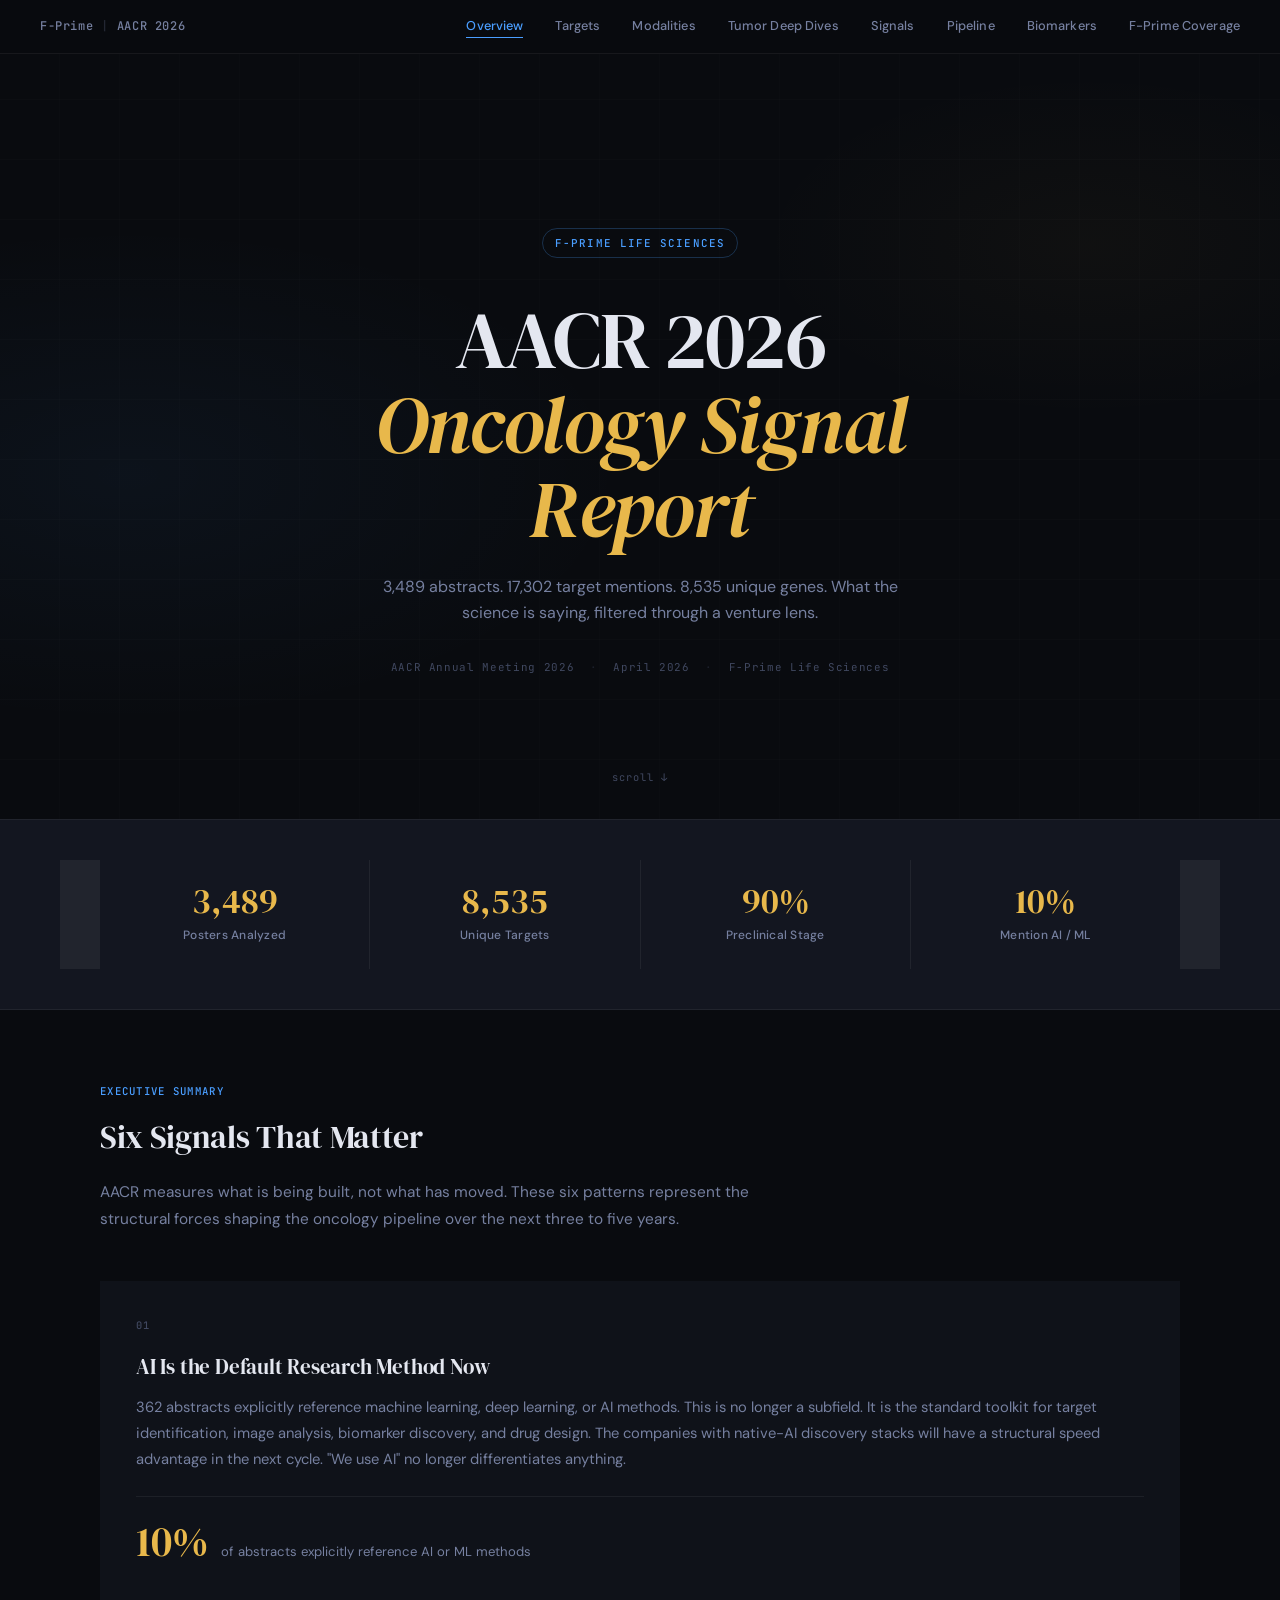
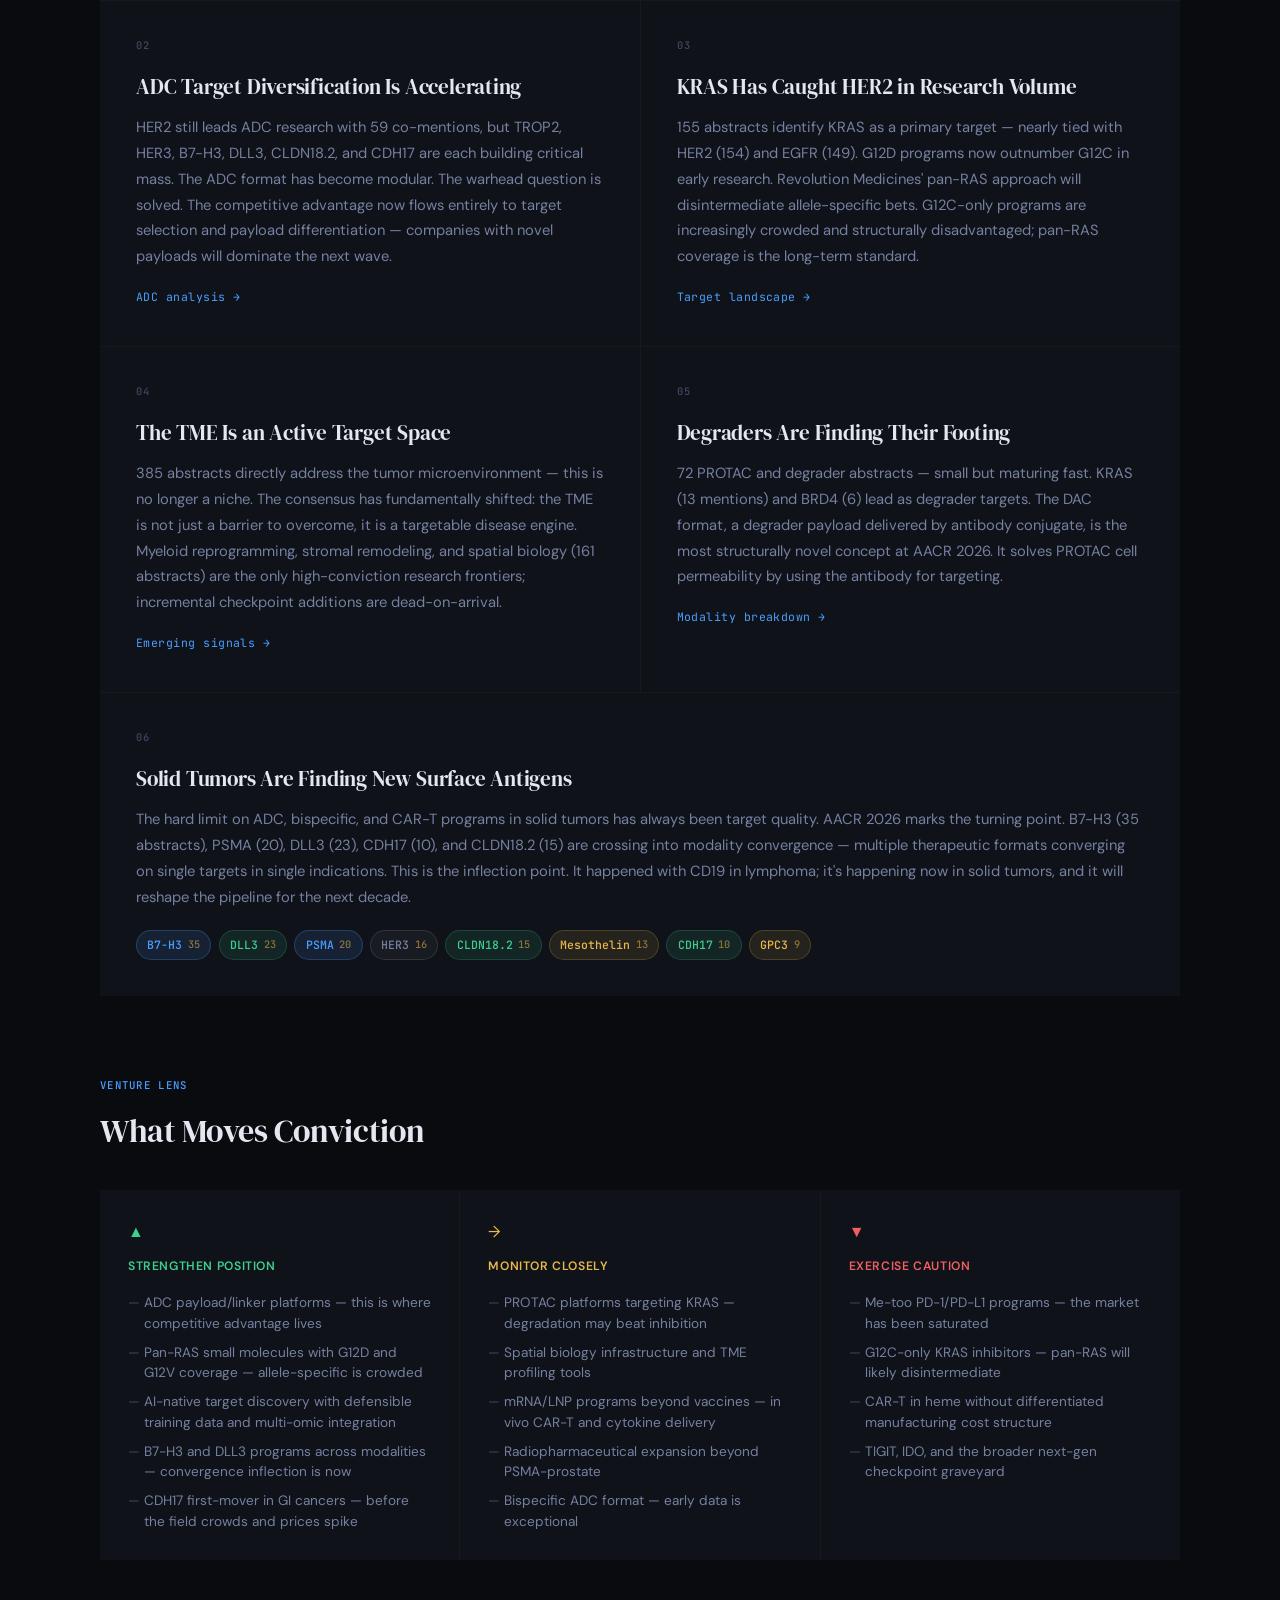
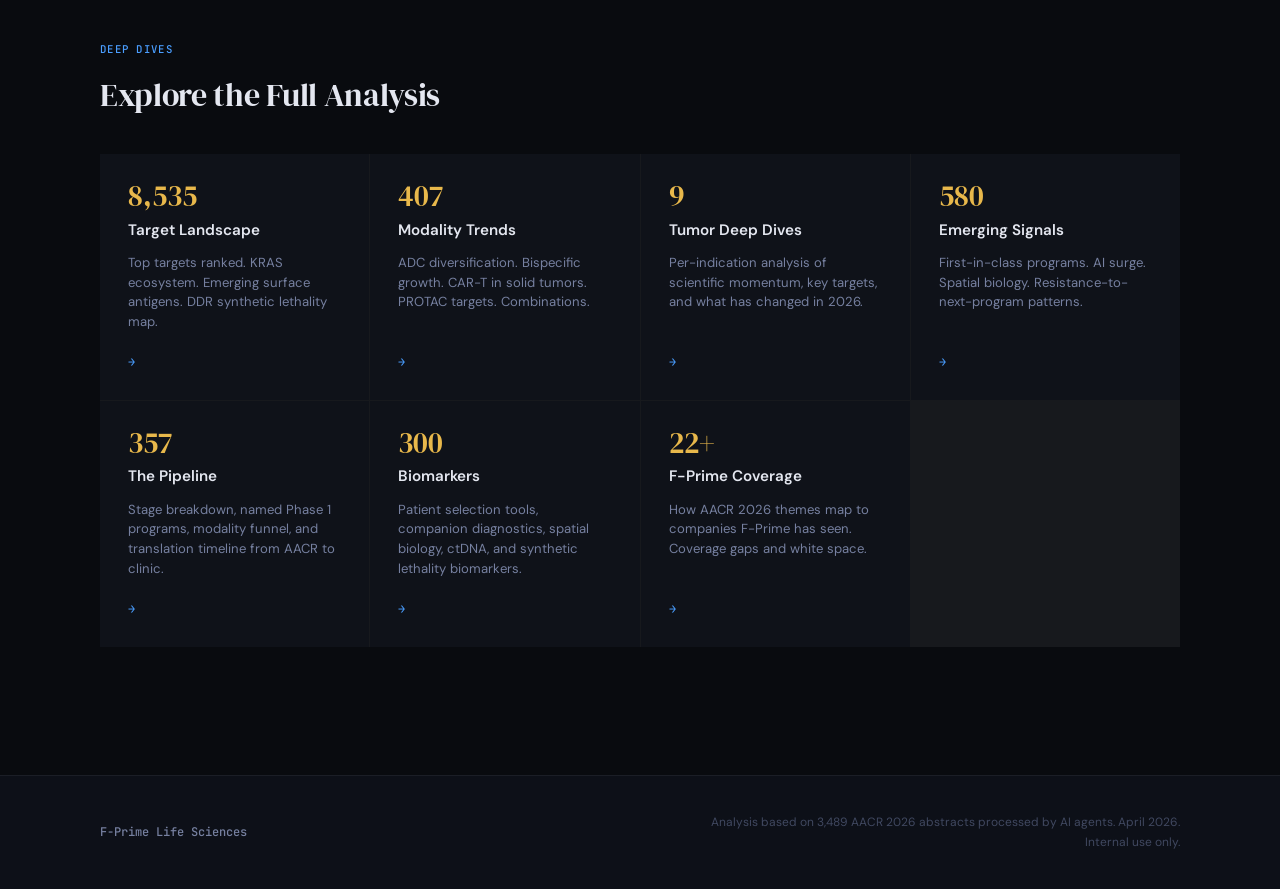
<file: index.html>
<!DOCTYPE html>
<html lang="en">
<head>
<meta charset="UTF-8">
<meta name="viewport" content="width=device-width, initial-scale=1.0">
<title>AACR 2026 — F-Prime Oncology</title>
<link rel="preconnect" href="https://fonts.googleapis.com">
<link href="https://fonts.googleapis.com/css2?family=DM+Serif+Display:ital@0;1&family=DM+Sans:wght@300;400;500;600&family=JetBrains+Mono:wght@400;500&display=swap" rel="stylesheet">
<link rel="stylesheet" href="styles.css">
</head>
<body>

<nav class="nav">
  <div class="nav-brand">F-Prime<span class="nav-sep">|</span>AACR 2026</div>
  <div class="nav-links">
    <a href="index.html" class="active">Overview</a>
    <a href="targets.html">Targets</a>
    <a href="modalities.html">Modalities</a>
    <a href="tumors.html">Tumor Deep Dives</a>
    <a href="emerging.html">Signals</a>
    <a href="pipeline.html">Pipeline</a>
    <a href="biomarkers.html">Biomarkers</a>
    <a href="coverage.html">F-Prime Coverage</a>
  </div>
</nav>

<header class="hero">
  <div class="hero-bg"></div>
  <div class="hero-inner">
    <div class="hero-tag">F-Prime Life Sciences</div>
    <h1 class="hero-title">AACR 2026<br><em>Oncology Signal Report</em></h1>
    <p class="hero-sub">3,489 abstracts. 17,302 target mentions. 8,535 unique genes. What the science is saying, filtered through a venture lens.</p>
    <div class="hero-meta">
      <span>AACR Annual Meeting 2026</span>
      <span class="dot">·</span>
      <span>April 2026</span>
      <span class="dot">·</span>
      <span>F-Prime Life Sciences</span>
    </div>
  </div>
  <div class="hero-scroll">scroll ↓</div>
</header>

<section class="stats-bar">
  <div class="container">
    <div class="stat-item"><div class="stat-num">3,489</div><div class="stat-label">Posters Analyzed</div></div>
    <div class="stat-item"><div class="stat-num">8,535</div><div class="stat-label">Unique Targets</div></div>
    <div class="stat-item"><div class="stat-num">90%</div><div class="stat-label">Preclinical Stage</div></div>
    <div class="stat-item"><div class="stat-num">10%</div><div class="stat-label">Mention AI / ML</div></div>
  </div>
</section>

<main class="container main-content">

  <section class="findings-intro">
    <div class="section-label">Executive Summary</div>
    <h2 class="section-title">Six Signals That Matter</h2>
    <p class="section-prose">AACR measures what is being built, not what has moved. These six patterns represent the structural forces shaping the oncology pipeline over the next three to five years.</p>
  </section>

  <div class="findings-grid">

    <article class="finding-card finding-card--wide">
      <div class="finding-number">01</div>
      <div class="finding-content">
        <h3>AI Is the Default Research Method Now</h3>
        <p>362 abstracts explicitly reference machine learning, deep learning, or AI methods. This is no longer a subfield. It is the standard toolkit for target identification, image analysis, biomarker discovery, and drug design. The companies with native-AI discovery stacks will have a structural speed advantage in the next cycle. "We use AI" no longer differentiates anything.</p>
        <div class="finding-stat">
          <span class="fs-num">10%</span>
          <span class="fs-label">of abstracts explicitly reference AI or ML methods</span>
        </div>
      </div>
    </article>

    <article class="finding-card">
      <div class="finding-number">02</div>
      <div class="finding-content">
        <h3>ADC Target Diversification Is Accelerating</h3>
        <p>HER2 still leads ADC research with 59 co-mentions, but TROP2, HER3, B7-H3, DLL3, CLDN18.2, and CDH17 are each building critical mass. The ADC format has become modular. The warhead question is solved. The competitive advantage now flows entirely to target selection and payload differentiation — companies with novel payloads will dominate the next wave.</p>
        <a href="modalities.html" class="finding-link">ADC analysis →</a>
      </div>
    </article>

    <article class="finding-card">
      <div class="finding-number">03</div>
      <div class="finding-content">
        <h3>KRAS Has Caught HER2 in Research Volume</h3>
        <p>155 abstracts identify KRAS as a primary target — nearly tied with HER2 (154) and EGFR (149). G12D programs now outnumber G12C in early research. Revolution Medicines' pan-RAS approach will disintermediate allele-specific bets. G12C-only programs are increasingly crowded and structurally disadvantaged; pan-RAS coverage is the long-term standard.</p>
        <a href="targets.html" class="finding-link">Target landscape →</a>
      </div>
    </article>

    <article class="finding-card">
      <div class="finding-number">04</div>
      <div class="finding-content">
        <h3>The TME Is an Active Target Space</h3>
        <p>385 abstracts directly address the tumor microenvironment — this is no longer a niche. The consensus has fundamentally shifted: the TME is not just a barrier to overcome, it is a targetable disease engine. Myeloid reprogramming, stromal remodeling, and spatial biology (161 abstracts) are the only high-conviction research frontiers; incremental checkpoint additions are dead-on-arrival.</p>
        <a href="emerging.html" class="finding-link">Emerging signals →</a>
      </div>
    </article>

    <article class="finding-card">
      <div class="finding-number">05</div>
      <div class="finding-content">
        <h3>Degraders Are Finding Their Footing</h3>
        <p>72 PROTAC and degrader abstracts — small but maturing fast. KRAS (13 mentions) and BRD4 (6) lead as degrader targets. The DAC format, a degrader payload delivered by antibody conjugate, is the most structurally novel concept at AACR 2026. It solves PROTAC cell permeability by using the antibody for targeting.</p>
        <a href="modalities.html" class="finding-link">Modality breakdown →</a>
      </div>
    </article>

    <article class="finding-card finding-card--wide">
      <div class="finding-number">06</div>
      <div class="finding-content">
        <h3>Solid Tumors Are Finding New Surface Antigens</h3>
        <p>The hard limit on ADC, bispecific, and CAR-T programs in solid tumors has always been target quality. AACR 2026 marks the turning point. B7-H3 (35 abstracts), PSMA (20), DLL3 (23), CDH17 (10), and CLDN18.2 (15) are crossing into modality convergence — multiple therapeutic formats converging on single targets in single indications. This is the inflection point. It happened with CD19 in lymphoma; it's happening now in solid tumors, and it will reshape the pipeline for the next decade.</p>
        <div class="target-pills">
          <span class="pill pill--blue">B7-H3 <em>35</em></span>
          <span class="pill pill--green">DLL3 <em>23</em></span>
          <span class="pill pill--blue">PSMA <em>20</em></span>
          <span class="pill pill--dim">HER3 <em>16</em></span>
          <span class="pill pill--green">CLDN18.2 <em>15</em></span>
          <span class="pill pill--gold">Mesothelin <em>13</em></span>
          <span class="pill pill--green">CDH17 <em>10</em></span>
          <span class="pill pill--gold">GPC3 <em>9</em></span>
        </div>
      </div>
    </article>

  </div>

  <section class="vc-lens">
    <div class="section-label">Venture Lens</div>
    <h2 class="section-title">What Moves Conviction</h2>
    <div class="vc-grid">
      <div class="vc-item vc-item--green">
        <div class="vc-icon">▲</div>
        <h4>Strengthen Position</h4>
        <ul>
          <li>ADC payload/linker platforms — this is where competitive advantage lives</li>
          <li>Pan-RAS small molecules with G12D and G12V coverage — allele-specific is crowded</li>
          <li>AI-native target discovery with defensible training data and multi-omic integration</li>
          <li>B7-H3 and DLL3 programs across modalities — convergence inflection is now</li>
          <li>CDH17 first-mover in GI cancers — before the field crowds and prices spike</li>
        </ul>
      </div>
      <div class="vc-item vc-item--yellow">
        <div class="vc-icon">→</div>
        <h4>Monitor Closely</h4>
        <ul>
          <li>PROTAC platforms targeting KRAS — degradation may beat inhibition</li>
          <li>Spatial biology infrastructure and TME profiling tools</li>
          <li>mRNA/LNP programs beyond vaccines — in vivo CAR-T and cytokine delivery</li>
          <li>Radiopharmaceutical expansion beyond PSMA-prostate</li>
          <li>Bispecific ADC format — early data is exceptional</li>
        </ul>
      </div>
      <div class="vc-item vc-item--red">
        <div class="vc-icon">▼</div>
        <h4>Exercise Caution</h4>
        <ul>
          <li>Me-too PD-1/PD-L1 programs — the market has been saturated</li>
          <li>G12C-only KRAS inhibitors — pan-RAS will likely disintermediate</li>
          <li>CAR-T in heme without differentiated manufacturing cost structure</li>
          <li>TIGIT, IDO, and the broader next-gen checkpoint graveyard</li>
        </ul>
      </div>
    </div>
  </section>

  <section class="explore-pages">
    <div class="section-label">Deep Dives</div>
    <h2 class="section-title">Explore the Full Analysis</h2>
    <div class="page-cards">
      <a href="targets.html" class="page-card">
        <div class="pc-num">8,535</div>
        <div class="pc-title">Target Landscape</div>
        <div class="pc-desc">Top targets ranked. KRAS ecosystem. Emerging surface antigens. DDR synthetic lethality map.</div>
        <div class="pc-arrow">→</div>
      </a>
      <a href="modalities.html" class="page-card">
        <div class="pc-num">407</div>
        <div class="pc-title">Modality Trends</div>
        <div class="pc-desc">ADC diversification. Bispecific growth. CAR-T in solid tumors. PROTAC targets. Combinations.</div>
        <div class="pc-arrow">→</div>
      </a>
      <a href="tumors.html" class="page-card">
        <div class="pc-num">9</div>
        <div class="pc-title">Tumor Deep Dives</div>
        <div class="pc-desc">Per-indication analysis of scientific momentum, key targets, and what has changed in 2026.</div>
        <div class="pc-arrow">→</div>
      </a>
      <a href="emerging.html" class="page-card">
        <div class="pc-num">580</div>
        <div class="pc-title">Emerging Signals</div>
        <div class="pc-desc">First-in-class programs. AI surge. Spatial biology. Resistance-to-next-program patterns.</div>
        <div class="pc-arrow">→</div>
      </a>
      <a href="pipeline.html" class="page-card">
        <div class="pc-num">357</div>
        <div class="pc-title">The Pipeline</div>
        <div class="pc-desc">Stage breakdown, named Phase 1 programs, modality funnel, and translation timeline from AACR to clinic.</div>
        <div class="pc-arrow">→</div>
      </a>
      <a href="biomarkers.html" class="page-card">
        <div class="pc-num">300</div>
        <div class="pc-title">Biomarkers</div>
        <div class="pc-desc">Patient selection tools, companion diagnostics, spatial biology, ctDNA, and synthetic lethality biomarkers.</div>
        <div class="pc-arrow">→</div>
      </a>
      <a href="coverage.html" class="page-card">
        <div class="pc-num">22+</div>
        <div class="pc-title">F-Prime Coverage</div>
        <div class="pc-desc">How AACR 2026 themes map to companies F-Prime has seen. Coverage gaps and white space.</div>
        <div class="pc-arrow">→</div>
      </a>
    </div>
  </section>

</main>

<footer class="footer">
  <div class="container">
    <div class="footer-brand">F-Prime Life Sciences</div>
    <div class="footer-note">Analysis based on 3,489 AACR 2026 abstracts processed by AI agents. April 2026. Internal use only.</div>
  </div>
</footer>
</body>
</html>
</file>
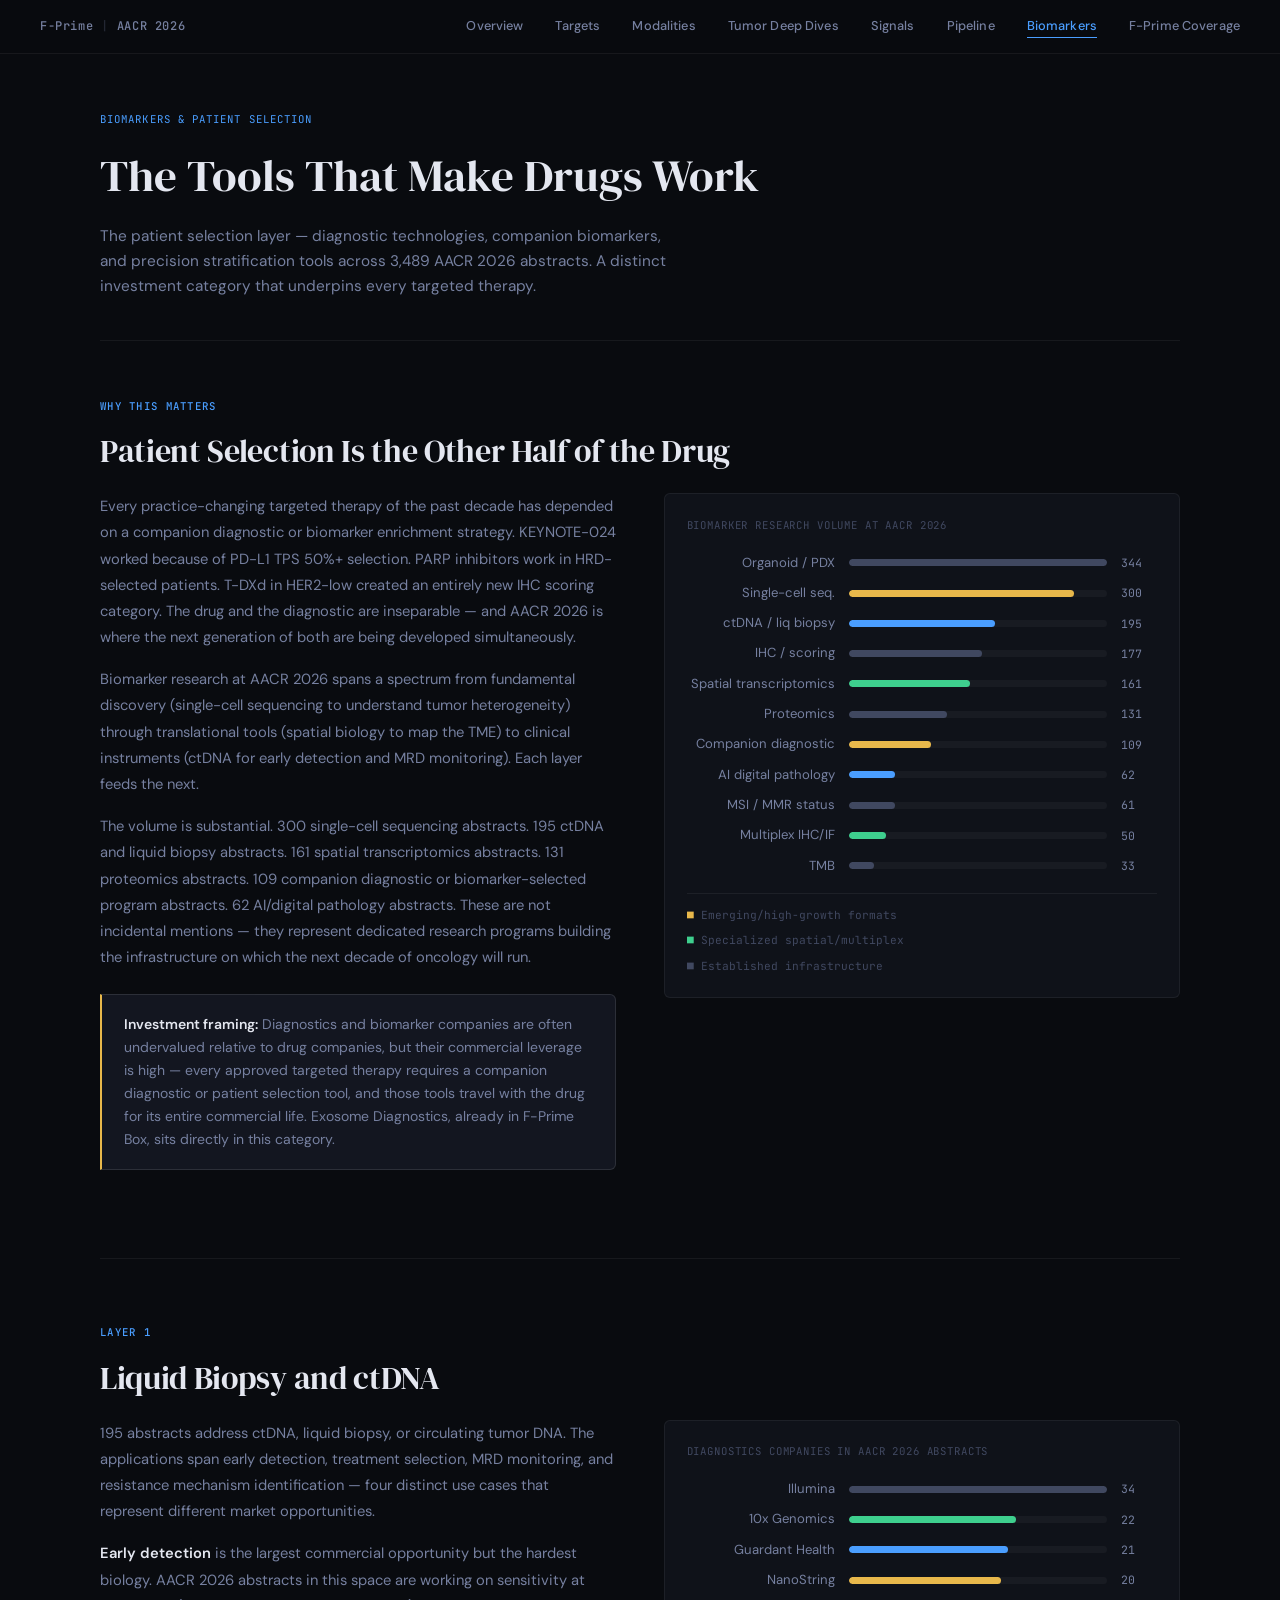
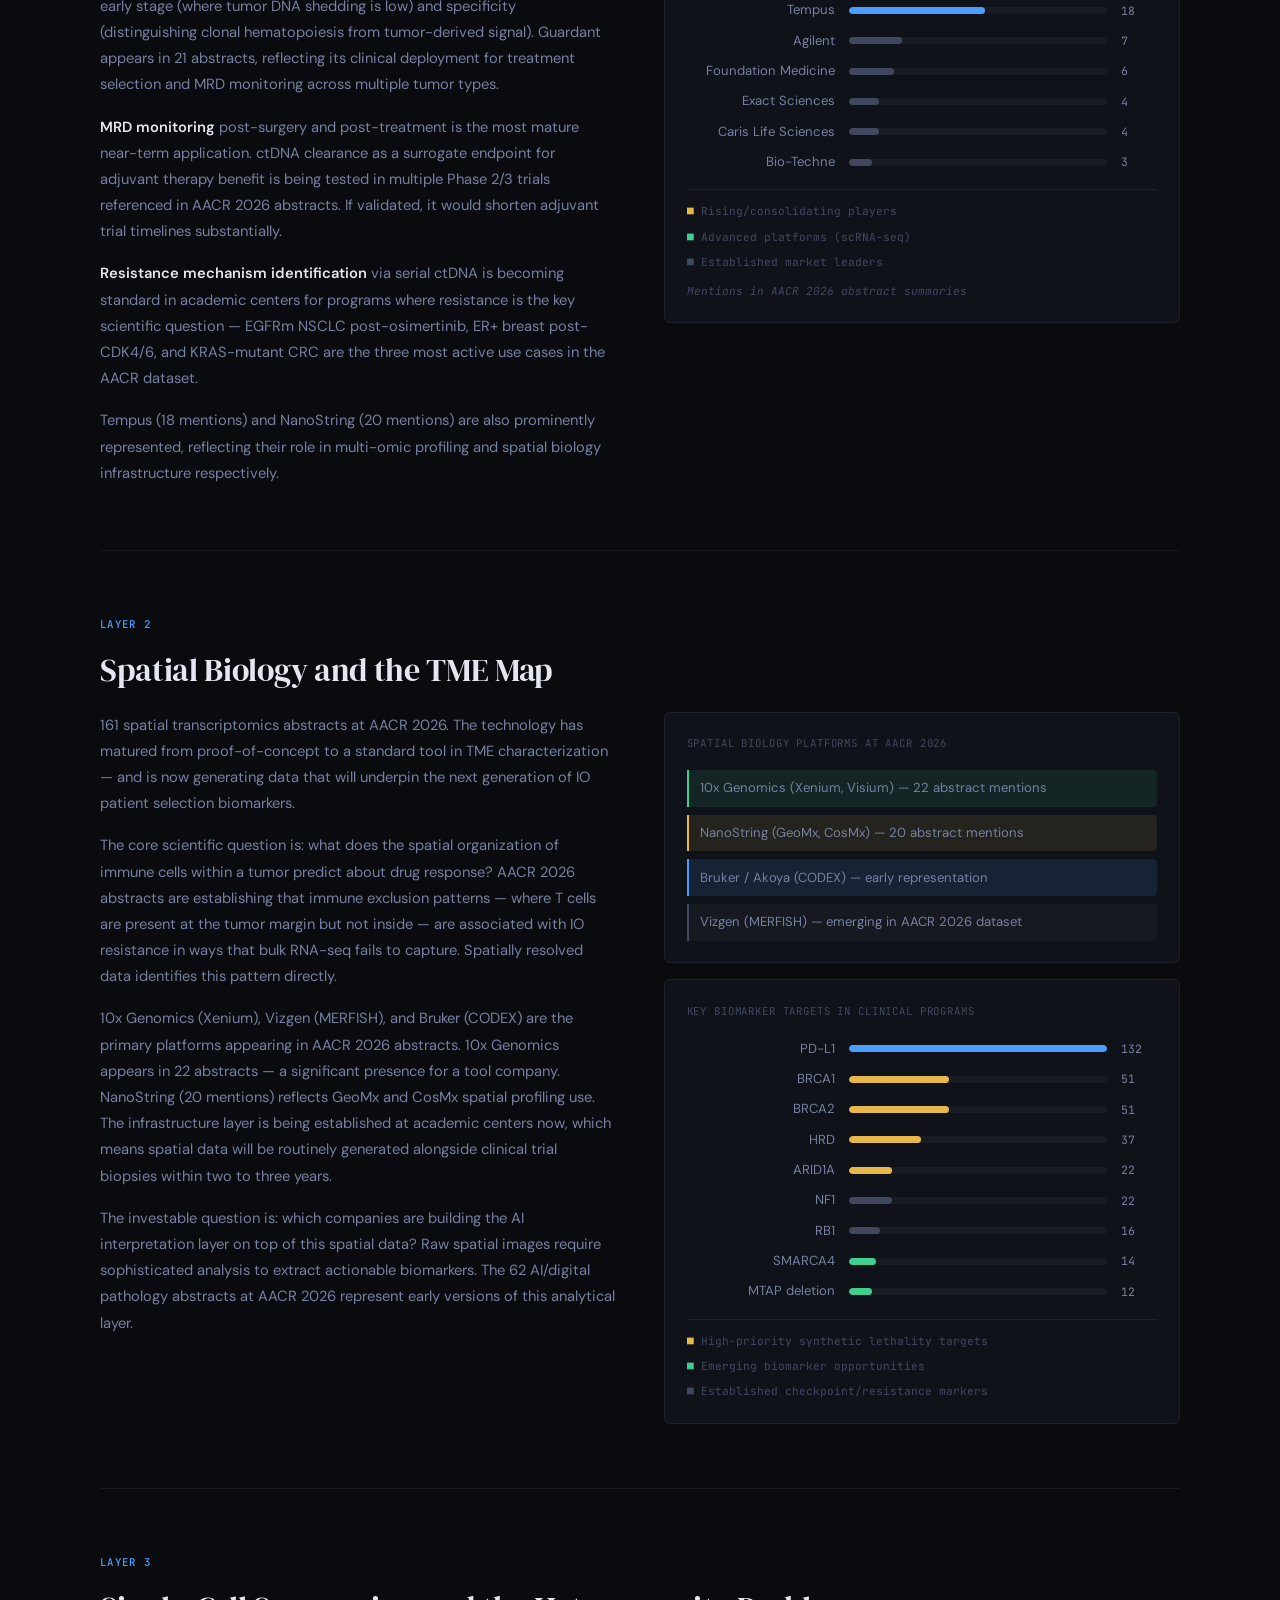
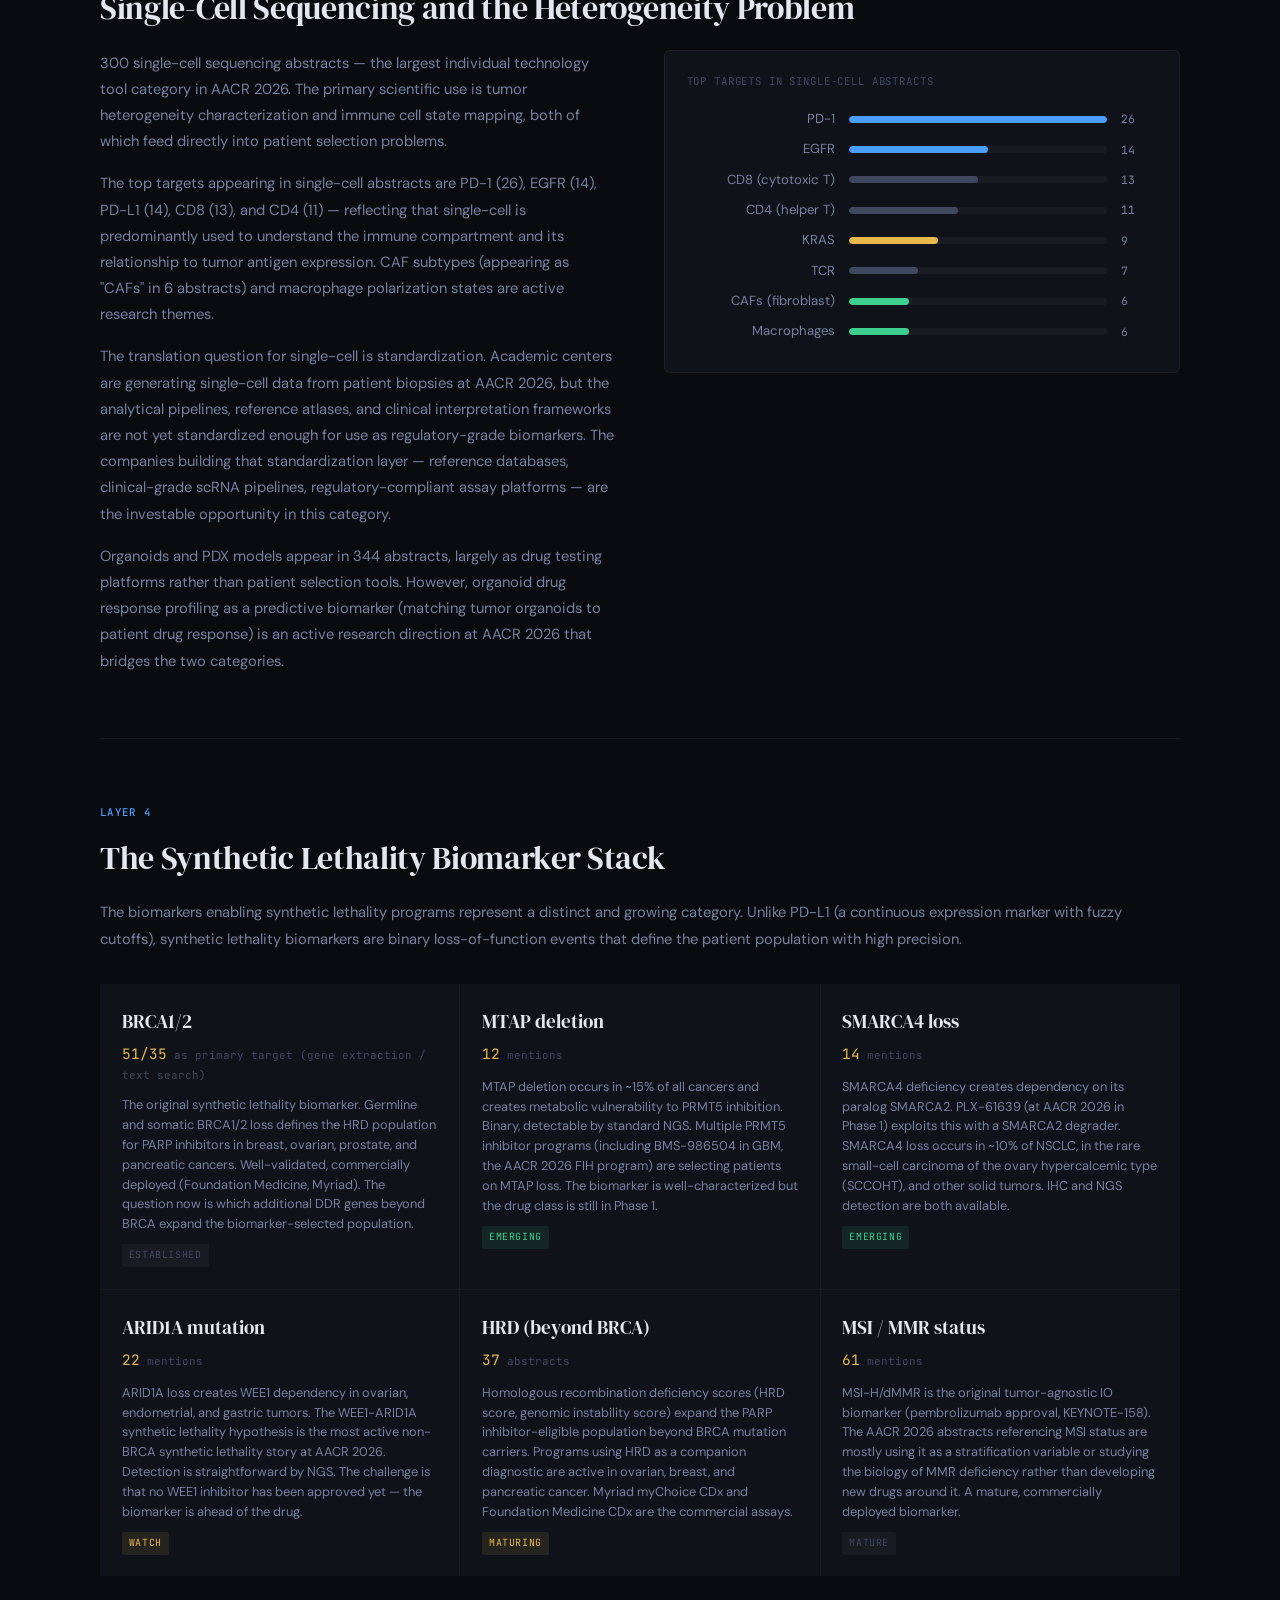
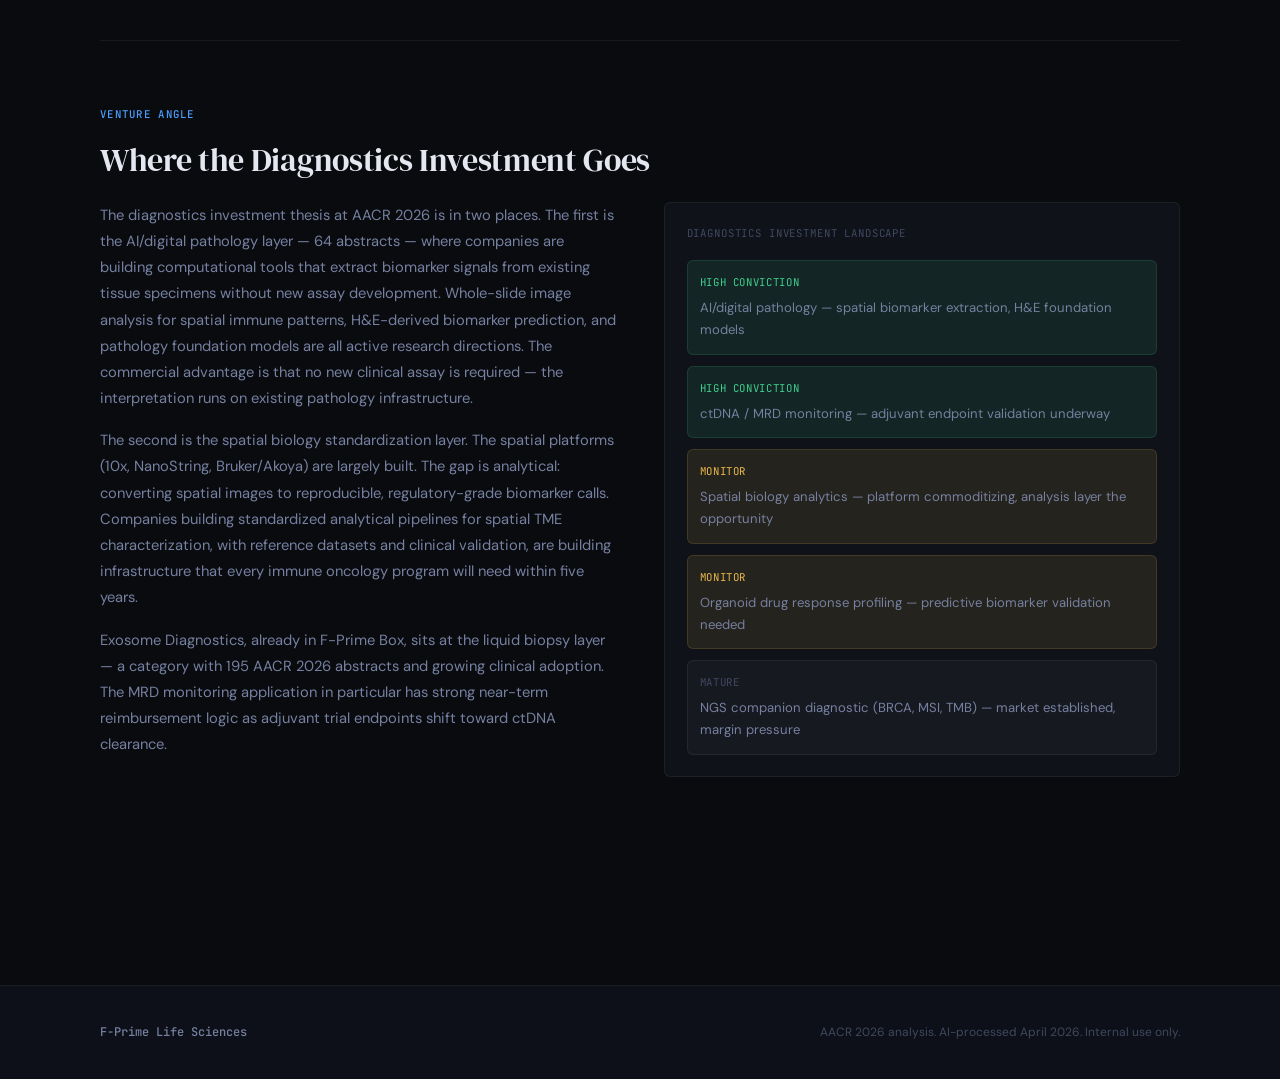
<file: biomarkers.html>
<!DOCTYPE html>
<html lang="en">
<head>
<meta charset="UTF-8">
<meta name="viewport" content="width=device-width, initial-scale=1.0">
<title>Biomarkers & Patient Selection — AACR 2026 Intelligence</title>
<link rel="preconnect" href="https://fonts.googleapis.com">
<link href="https://fonts.googleapis.com/css2?family=DM+Serif+Display:ital@0;1&family=DM+Sans:wght@300;400;500;600&family=JetBrains+Mono:wght@400;500&display=swap" rel="stylesheet">
<link rel="stylesheet" href="styles.css">
</head>
<body>
<nav class="nav">
  <div class="nav-brand">F-Prime<span class="nav-sep">|</span>AACR 2026</div>
  <div class="nav-links">
    <a href="index.html">Overview</a>
    <a href="targets.html">Targets</a>
    <a href="modalities.html">Modalities</a>
    <a href="tumors.html">Tumor Deep Dives</a>
    <a href="emerging.html">Signals</a>
    <a href="pipeline.html">Pipeline</a>
    <a href="biomarkers.html" class="active">Biomarkers</a>
    <a href="coverage.html">F-Prime Coverage</a>
  </div>
</nav>
<div class="container">
  <div class="page-header">
    <div class="page-tag">Biomarkers & Patient Selection</div>
    <h1>The Tools That Make Drugs Work</h1>
    <p>The patient selection layer — diagnostic technologies, companion biomarkers, and precision stratification tools across 3,489 AACR 2026 abstracts. A distinct investment category that underpins every targeted therapy.</p>
  </div>
</div>
<main class="container main-content" style="padding-top:0">
  <section class="content-section">
    <div class="section-label">Why This Matters</div>
    <h2 class="section-title">Patient Selection Is the Other Half of the Drug</h2>
    <div class="two-col">
      <div class="prose">
        <p>Every practice-changing targeted therapy of the past decade has depended on a companion diagnostic or biomarker enrichment strategy. KEYNOTE-024 worked because of PD-L1 TPS 50%+ selection. PARP inhibitors work in HRD-selected patients. T-DXd in HER2-low created an entirely new IHC scoring category. The drug and the diagnostic are inseparable — and AACR 2026 is where the next generation of both are being developed simultaneously.</p>
        <p>Biomarker research at AACR 2026 spans a spectrum from fundamental discovery (single-cell sequencing to understand tumor heterogeneity) through translational tools (spatial biology to map the TME) to clinical instruments (ctDNA for early detection and MRD monitoring). Each layer feeds the next.</p>
        <p>The volume is substantial. 300 single-cell sequencing abstracts. 195 ctDNA and liquid biopsy abstracts. 161 spatial transcriptomics abstracts. 131 proteomics abstracts. 109 companion diagnostic or biomarker-selected program abstracts. 62 AI/digital pathology abstracts. These are not incidental mentions — they represent dedicated research programs building the infrastructure on which the next decade of oncology will run.</p>
        <div class="callout callout-gold">
          <p><strong>Investment framing:</strong> Diagnostics and biomarker companies are often undervalued relative to drug companies, but their commercial leverage is high — every approved targeted therapy requires a companion diagnostic or patient selection tool, and those tools travel with the drug for its entire commercial life. Exosome Diagnostics, already in F-Prime Box, sits directly in this category.</p>
        </div>
      </div>
      <div>
        <div class="chart-box">
          <div class="chart-title">Biomarker Research Volume at AACR 2026</div>
          <div class="bar-row" style="margin-top:0.5rem"><div class="bar-label">Organoid / PDX</div><div class="bar-track"><div class="bar-fill bar-fill--dim" style="width:100.0%"></div></div><div class="bar-value">344</div></div>
          <div class="bar-row"><div class="bar-label">Single-cell seq.</div><div class="bar-track"><div class="bar-fill bar-fill--gold" style="width:87.2%"></div></div><div class="bar-value">300</div></div>
          <div class="bar-row"><div class="bar-label">ctDNA / liq biopsy</div><div class="bar-track"><div class="bar-fill" style="width:56.7%"></div></div><div class="bar-value">195</div></div>
          <div class="bar-row"><div class="bar-label">IHC / scoring</div><div class="bar-track"><div class="bar-fill bar-fill--dim" style="width:51.5%"></div></div><div class="bar-value">177</div></div>
          <div class="bar-row"><div class="bar-label">Spatial transcriptomics</div><div class="bar-track"><div class="bar-fill bar-fill--green" style="width:46.8%"></div></div><div class="bar-value">161</div></div>
          <div class="bar-row"><div class="bar-label">Proteomics</div><div class="bar-track"><div class="bar-fill bar-fill--dim" style="width:38.1%"></div></div><div class="bar-value">131</div></div>
          <div class="bar-row"><div class="bar-label">Companion diagnostic</div><div class="bar-track"><div class="bar-fill bar-fill--gold" style="width:31.7%"></div></div><div class="bar-value">109</div></div>
          <div class="bar-row"><div class="bar-label">AI digital pathology</div><div class="bar-track"><div class="bar-fill" style="width:18.0%"></div></div><div class="bar-value">62</div></div>
          <div class="bar-row"><div class="bar-label">MSI / MMR status</div><div class="bar-track"><div class="bar-fill bar-fill--dim" style="width:17.7%"></div></div><div class="bar-value">61</div></div>
          <div class="bar-row"><div class="bar-label">Multiplex IHC/IF</div><div class="bar-track"><div class="bar-fill bar-fill--green" style="width:14.5%"></div></div><div class="bar-value">50</div></div>
          <div class="bar-row"><div class="bar-label">TMB</div><div class="bar-track"><div class="bar-fill bar-fill--dim" style="width:9.6%"></div></div><div class="bar-value">33</div></div>
          <div style="margin-top:1rem;font-size:0.7rem;color:var(--text-dim);font-family:var(--font-mono);display:flex;flex-direction:column;gap:0.4rem;padding-top:0.75rem;border-top:1px solid var(--border)">
            <div><span style="color:var(--gold)">■</span> Emerging/high-growth formats</div>
            <div><span style="color:var(--green)">■</span> Specialized spatial/multiplex</div>
            <div><span style="color:var(--text-dim)">■</span> Established infrastructure</div>
          </div>
        </div>
      </div>
    </div>
  </section>
  <section class="content-section">
    <div class="section-label">Layer 1</div>
    <h2 class="section-title">Liquid Biopsy and ctDNA</h2>
    <div class="two-col">
      <div class="prose">
        <p>195 abstracts address ctDNA, liquid biopsy, or circulating tumor DNA. The applications span early detection, treatment selection, MRD monitoring, and resistance mechanism identification — four distinct use cases that represent different market opportunities.</p>
        <p><strong>Early detection</strong> is the largest commercial opportunity but the hardest biology. AACR 2026 abstracts in this space are working on sensitivity at early stage (where tumor DNA shedding is low) and specificity (distinguishing clonal hematopoiesis from tumor-derived signal). Guardant appears in 21 abstracts, reflecting its clinical deployment for treatment selection and MRD monitoring across multiple tumor types.</p>
        <p><strong>MRD monitoring</strong> post-surgery and post-treatment is the most mature near-term application. ctDNA clearance as a surrogate endpoint for adjuvant therapy benefit is being tested in multiple Phase 2/3 trials referenced in AACR 2026 abstracts. If validated, it would shorten adjuvant trial timelines substantially.</p>
        <p><strong>Resistance mechanism identification</strong> via serial ctDNA is becoming standard in academic centers for programs where resistance is the key scientific question — EGFRm NSCLC post-osimertinib, ER+ breast post-CDK4/6, and KRAS-mutant CRC are the three most active use cases in the AACR dataset.</p>
        <p>Tempus (18 mentions) and NanoString (20 mentions) are also prominently represented, reflecting their role in multi-omic profiling and spatial biology infrastructure respectively.</p>
      </div>
      <div>
        <div class="chart-box" style="margin-bottom:1rem">
          <div class="chart-title">Diagnostics Companies in AACR 2026 Abstracts</div>
          <div class="bar-row" style="margin-top:0.5rem"><div class="bar-label">Illumina</div><div class="bar-track"><div class="bar-fill bar-fill--dim" style="width:100%"></div></div><div class="bar-value">34</div></div>
          <div class="bar-row"><div class="bar-label">10x Genomics</div><div class="bar-track"><div class="bar-fill bar-fill--green" style="width:64.7%"></div></div><div class="bar-value">22</div></div>
          <div class="bar-row"><div class="bar-label">Guardant Health</div><div class="bar-track"><div class="bar-fill" style="width:61.8%"></div></div><div class="bar-value">21</div></div>
          <div class="bar-row"><div class="bar-label">NanoString</div><div class="bar-track"><div class="bar-fill bar-fill--gold" style="width:58.8%"></div></div><div class="bar-value">20</div></div>
          <div class="bar-row"><div class="bar-label">Tempus</div><div class="bar-track"><div class="bar-fill" style="width:52.9%"></div></div><div class="bar-value">18</div></div>
          <div class="bar-row"><div class="bar-label">Agilent</div><div class="bar-track"><div class="bar-fill bar-fill--dim" style="width:20.6%"></div></div><div class="bar-value">7</div></div>
          <div class="bar-row"><div class="bar-label">Foundation Medicine</div><div class="bar-track"><div class="bar-fill bar-fill--dim" style="width:17.6%"></div></div><div class="bar-value">6</div></div>
          <div class="bar-row"><div class="bar-label">Exact Sciences</div><div class="bar-track"><div class="bar-fill bar-fill--dim" style="width:11.8%"></div></div><div class="bar-value">4</div></div>
          <div class="bar-row"><div class="bar-label">Caris Life Sciences</div><div class="bar-track"><div class="bar-fill bar-fill--dim" style="width:11.8%"></div></div><div class="bar-value">4</div></div>
          <div class="bar-row"><div class="bar-label">Bio-Techne</div><div class="bar-track"><div class="bar-fill bar-fill--dim" style="width:8.8%"></div></div><div class="bar-value">3</div></div>
          <div style="margin-top:1rem;font-size:0.7rem;color:var(--text-dim);font-family:var(--font-mono);display:flex;flex-direction:column;gap:0.4rem;padding-top:0.75rem;border-top:1px solid var(--border)">
            <div><span style="color:var(--gold)">■</span> Rising/consolidating players</div>
            <div><span style="color:var(--green)">■</span> Advanced platforms (scRNA-seq)</div>
            <div><span style="color:var(--text-dim)">■</span> Established market leaders</div>
            <div style="margin-top:0.2rem;font-style:italic">Mentions in AACR 2026 abstract summaries</div>
          </div>
        </div>
      </div>
    </div>
  </section>
  <section class="content-section">
    <div class="section-label">Layer 2</div>
    <h2 class="section-title">Spatial Biology and the TME Map</h2>
    <div class="two-col">
      <div class="prose">
        <p>161 spatial transcriptomics abstracts at AACR 2026. The technology has matured from proof-of-concept to a standard tool in TME characterization — and is now generating data that will underpin the next generation of IO patient selection biomarkers.</p>
        <p>The core scientific question is: what does the spatial organization of immune cells within a tumor predict about drug response? AACR 2026 abstracts are establishing that immune exclusion patterns — where T cells are present at the tumor margin but not inside — are associated with IO resistance in ways that bulk RNA-seq fails to capture. Spatially resolved data identifies this pattern directly.</p>
        <p>10x Genomics (Xenium), Vizgen (MERFISH), and Bruker (CODEX) are the primary platforms appearing in AACR 2026 abstracts. 10x Genomics appears in 22 abstracts — a significant presence for a tool company. NanoString (20 mentions) reflects GeoMx and CosMx spatial profiling use. The infrastructure layer is being established at academic centers now, which means spatial data will be routinely generated alongside clinical trial biopsies within two to three years.</p>
        <p>The investable question is: which companies are building the AI interpretation layer on top of this spatial data? Raw spatial images require sophisticated analysis to extract actionable biomarkers. The 62 AI/digital pathology abstracts at AACR 2026 represent early versions of this analytical layer.</p>
      </div>
      <div>
        <div class="chart-box" style="margin-bottom:1rem">
          <div class="chart-title">Spatial Biology Platforms at AACR 2026</div>
          <div style="display:flex;flex-direction:column;gap:0.5rem;margin-top:0.5rem">
            <div style="font-size:0.82rem;color:var(--text-muted);padding:0.45rem 0.7rem;background:var(--green-dim);border-left:2px solid var(--green);border-radius:0 4px 4px 0">10x Genomics (Xenium, Visium) — 22 abstract mentions</div>
            <div style="font-size:0.82rem;color:var(--text-muted);padding:0.45rem 0.7rem;background:var(--gold-dim);border-left:2px solid var(--gold);border-radius:0 4px 4px 0">NanoString (GeoMx, CosMx) — 20 abstract mentions</div>
            <div style="font-size:0.82rem;color:var(--text-muted);padding:0.45rem 0.7rem;background:var(--blue-dim);border-left:2px solid var(--blue);border-radius:0 4px 4px 0">Bruker / Akoya (CODEX) — early representation</div>
            <div style="font-size:0.82rem;color:var(--text-muted);padding:0.45rem 0.7rem;background:rgba(255,255,255,0.03);border-left:2px solid var(--text-dim);border-radius:0 4px 4px 0">Vizgen (MERFISH) — emerging in AACR 2026 dataset</div>
          </div>
        </div>
        <div class="chart-box">
          <div class="chart-title">Key Biomarker Targets in Clinical Programs</div>
          <div class="bar-row" style="margin-top:0.5rem"><div class="bar-label">PD-L1</div><div class="bar-track"><div class="bar-fill" style="width:100%"></div></div><div class="bar-value">132</div></div>
          <div class="bar-row"><div class="bar-label">BRCA1</div><div class="bar-track"><div class="bar-fill bar-fill--gold" style="width:38.6%"></div></div><div class="bar-value">51</div></div>
          <div class="bar-row"><div class="bar-label">BRCA2</div><div class="bar-track"><div class="bar-fill bar-fill--gold" style="width:38.6%"></div></div><div class="bar-value">51</div></div>
          <div class="bar-row"><div class="bar-label">HRD</div><div class="bar-track"><div class="bar-fill bar-fill--gold" style="width:28.0%"></div></div><div class="bar-value">37</div></div>
          <div class="bar-row"><div class="bar-label">ARID1A</div><div class="bar-track"><div class="bar-fill bar-fill--gold" style="width:16.7%"></div></div><div class="bar-value">22</div></div>
          <div class="bar-row"><div class="bar-label">NF1</div><div class="bar-track"><div class="bar-fill bar-fill--dim" style="width:16.7%"></div></div><div class="bar-value">22</div></div>
          <div class="bar-row"><div class="bar-label">RB1</div><div class="bar-track"><div class="bar-fill bar-fill--dim" style="width:12.1%"></div></div><div class="bar-value">16</div></div>
          <div class="bar-row"><div class="bar-label">SMARCA4</div><div class="bar-track"><div class="bar-fill bar-fill--green" style="width:10.6%"></div></div><div class="bar-value">14</div></div>
          <div class="bar-row"><div class="bar-label">MTAP deletion</div><div class="bar-track"><div class="bar-fill bar-fill--green" style="width:9.1%"></div></div><div class="bar-value">12</div></div>
          <div style="margin-top:1rem;font-size:0.7rem;color:var(--text-dim);font-family:var(--font-mono);display:flex;flex-direction:column;gap:0.4rem;padding-top:0.75rem;border-top:1px solid var(--border)">
            <div><span style="color:var(--gold)">■</span> High-priority synthetic lethality targets</div>
            <div><span style="color:var(--green)">■</span> Emerging biomarker opportunities</div>
            <div><span style="color:var(--text-dim)">■</span> Established checkpoint/resistance markers</div>
          </div>
        </div>
      </div>
    </div>
  </section>
  <section class="content-section">
    <div class="section-label">Layer 3</div>
    <h2 class="section-title">Single-Cell Sequencing and the Heterogeneity Problem</h2>
    <div class="two-col">
      <div class="prose">
        <p>300 single-cell sequencing abstracts — the largest individual technology tool category in AACR 2026. The primary scientific use is tumor heterogeneity characterization and immune cell state mapping, both of which feed directly into patient selection problems.</p>
        <p>The top targets appearing in single-cell abstracts are PD-1 (26), EGFR (14), PD-L1 (14), CD8 (13), and CD4 (11) — reflecting that single-cell is predominantly used to understand the immune compartment and its relationship to tumor antigen expression. CAF subtypes (appearing as "CAFs" in 6 abstracts) and macrophage polarization states are active research themes.</p>
        <p>The translation question for single-cell is standardization. Academic centers are generating single-cell data from patient biopsies at AACR 2026, but the analytical pipelines, reference atlases, and clinical interpretation frameworks are not yet standardized enough for use as regulatory-grade biomarkers. The companies building that standardization layer — reference databases, clinical-grade scRNA pipelines, regulatory-compliant assay platforms — are the investable opportunity in this category.</p>
        <p>Organoids and PDX models appear in 344 abstracts, largely as drug testing platforms rather than patient selection tools. However, organoid drug response profiling as a predictive biomarker (matching tumor organoids to patient drug response) is an active research direction at AACR 2026 that bridges the two categories.</p>
      </div>
      <div>
        <div class="chart-box" style="margin-bottom:1rem">
          <div class="chart-title">Top Targets in Single-Cell Abstracts</div>
          <div class="bar-row" style="margin-top:0.5rem"><div class="bar-label">PD-1</div><div class="bar-track"><div class="bar-fill" style="width:100%"></div></div><div class="bar-value">26</div></div>
          <div class="bar-row"><div class="bar-label">EGFR</div><div class="bar-track"><div class="bar-fill" style="width:53.8%"></div></div><div class="bar-value">14</div></div>
                    <div class="bar-row"><div class="bar-label">CD8 (cytotoxic T)</div><div class="bar-track"><div class="bar-fill bar-fill--dim" style="width:50%"></div></div><div class="bar-value">13</div></div>
          <div class="bar-row"><div class="bar-label">CD4 (helper T)</div><div class="bar-track"><div class="bar-fill bar-fill--dim" style="width:42.3%"></div></div><div class="bar-value">11</div></div>
          <div class="bar-row"><div class="bar-label">KRAS</div><div class="bar-track"><div class="bar-fill bar-fill--gold" style="width:34.6%"></div></div><div class="bar-value">9</div></div>
          <div class="bar-row"><div class="bar-label">TCR</div><div class="bar-track"><div class="bar-fill bar-fill--dim" style="width:26.9%"></div></div><div class="bar-value">7</div></div>
          <div class="bar-row"><div class="bar-label">CAFs (fibroblast)</div><div class="bar-track"><div class="bar-fill bar-fill--green" style="width:23.1%"></div></div><div class="bar-value">6</div></div>
          <div class="bar-row"><div class="bar-label">Macrophages</div><div class="bar-track"><div class="bar-fill bar-fill--green" style="width:23.1%"></div></div><div class="bar-value">6</div></div>
        </div>
      </div>
    </div>
  </section>
  <section class="content-section">
    <div class="section-label">Layer 4</div>
    <h2 class="section-title">The Synthetic Lethality Biomarker Stack</h2>
    <p class="prose" style="margin-bottom:2rem">The biomarkers enabling synthetic lethality programs represent a distinct and growing category. Unlike PD-L1 (a continuous expression marker with fuzzy cutoffs), synthetic lethality biomarkers are binary loss-of-function events that define the patient population with high precision.</p>
    <div class="target-grid">
      <div class="target-card">
        <div class="tc-name">BRCA1/2</div>
        <div class="tc-count"><span>51/35</span> as primary target (gene extraction / text search)</div>
        <div class="tc-desc">The original synthetic lethality biomarker. Germline and somatic BRCA1/2 loss defines the HRD population for PARP inhibitors in breast, ovarian, prostate, and pancreatic cancers. Well-validated, commercially deployed (Foundation Medicine, Myriad). The question now is which additional DDR genes beyond BRCA expand the biomarker-selected population.</div>
        <span class="tc-badge badge--dim">ESTABLISHED</span>
      </div>
      <div class="target-card">
        <div class="tc-name">MTAP deletion</div>
        <div class="tc-count"><span>12</span> mentions</div>
        <div class="tc-desc">MTAP deletion occurs in ~15% of all cancers and creates metabolic vulnerability to PRMT5 inhibition. Binary, detectable by standard NGS. Multiple PRMT5 inhibitor programs (including BMS-986504 in GBM, the AACR 2026 FIH program) are selecting patients on MTAP loss. The biomarker is well-characterized but the drug class is still in Phase 1.</div>
        <span class="tc-badge badge--green">EMERGING</span>
      </div>
      <div class="target-card">
        <div class="tc-name">SMARCA4 loss</div>
        <div class="tc-count"><span>14</span> mentions</div>
        <div class="tc-desc">SMARCA4 deficiency creates dependency on its paralog SMARCA2. PLX-61639 (at AACR 2026 in Phase 1) exploits this with a SMARCA2 degrader. SMARCA4 loss occurs in ~10% of NSCLC, in the rare small-cell carcinoma of the ovary hypercalcemic type (SCCOHT), and other solid tumors. IHC and NGS detection are both available.</div>
        <span class="tc-badge badge--green">EMERGING</span>
      </div>
      <div class="target-card">
        <div class="tc-name">ARID1A mutation</div>
        <div class="tc-count"><span>22</span> mentions</div>
        <div class="tc-desc">ARID1A loss creates WEE1 dependency in ovarian, endometrial, and gastric tumors. The WEE1-ARID1A synthetic lethality hypothesis is the most active non-BRCA synthetic lethality story at AACR 2026. Detection is straightforward by NGS. The challenge is that no WEE1 inhibitor has been approved yet — the biomarker is ahead of the drug.</div>
        <span class="tc-badge badge--gold">WATCH</span>
      </div>
      <div class="target-card">
        <div class="tc-name">HRD (beyond BRCA)</div>
        <div class="tc-count"><span>37</span> abstracts</div>
        <div class="tc-desc">Homologous recombination deficiency scores (HRD score, genomic instability score) expand the PARP inhibitor-eligible population beyond BRCA mutation carriers. Programs using HRD as a companion diagnostic are active in ovarian, breast, and pancreatic cancer. Myriad myChoice CDx and Foundation Medicine CDx are the commercial assays.</div>
        <span class="tc-badge badge--gold">MATURING</span>
      </div>
      <div class="target-card">
        <div class="tc-name">MSI / MMR status</div>
        <div class="tc-count"><span>61</span> mentions</div>
        <div class="tc-desc">MSI-H/dMMR is the original tumor-agnostic IO biomarker (pembrolizumab approval, KEYNOTE-158). The AACR 2026 abstracts referencing MSI status are mostly using it as a stratification variable or studying the biology of MMR deficiency rather than developing new drugs around it. A mature, commercially deployed biomarker.</div>
        <span class="tc-badge badge--dim">MATURE</span>
      </div>
    </div>
  </section>
  <section class="content-section" style="border-bottom:none">
    <div class="section-label">Venture Angle</div>
    <h2 class="section-title">Where the Diagnostics Investment Goes</h2>
    <div class="two-col">
      <div class="prose">
        <p>The diagnostics investment thesis at AACR 2026 is in two places. The first is the AI/digital pathology layer — 64 abstracts — where companies are building computational tools that extract biomarker signals from existing tissue specimens without new assay development. Whole-slide image analysis for spatial immune patterns, H&E-derived biomarker prediction, and pathology foundation models are all active research directions. The commercial advantage is that no new clinical assay is required — the interpretation runs on existing pathology infrastructure.</p>
        <p>The second is the spatial biology standardization layer. The spatial platforms (10x, NanoString, Bruker/Akoya) are largely built. The gap is analytical: converting spatial images to reproducible, regulatory-grade biomarker calls. Companies building standardized analytical pipelines for spatial TME characterization, with reference datasets and clinical validation, are building infrastructure that every immune oncology program will need within five years.</p>
        <p>Exosome Diagnostics, already in F-Prime Box, sits at the liquid biopsy layer — a category with 195 AACR 2026 abstracts and growing clinical adoption. The MRD monitoring application in particular has strong near-term reimbursement logic as adjuvant trial endpoints shift toward ctDNA clearance.</p>
      </div>
      <div>
        <div class="chart-box">
          <div class="chart-title">Diagnostics Investment Landscape</div>
          <div style="display:flex;flex-direction:column;gap:0.7rem;margin-top:0.75rem">
            <div style="padding:0.75rem;background:var(--green-dim);border:1px solid rgba(62,207,142,0.15);border-radius:var(--r)">
              <div style="font-family:var(--font-mono);font-size:0.67rem;color:var(--green);letter-spacing:0.06em;margin-bottom:0.35rem">HIGH CONVICTION</div>
              <div style="font-size:0.82rem;color:var(--text-muted)">AI/digital pathology — spatial biomarker extraction, H&E foundation models</div>
            </div>
            <div style="padding:0.75rem;background:var(--green-dim);border:1px solid rgba(62,207,142,0.15);border-radius:var(--r)">
              <div style="font-family:var(--font-mono);font-size:0.67rem;color:var(--green);letter-spacing:0.06em;margin-bottom:0.35rem">HIGH CONVICTION</div>
              <div style="font-size:0.82rem;color:var(--text-muted)">ctDNA / MRD monitoring — adjuvant endpoint validation underway</div>
            </div>
            <div style="padding:0.75rem;background:var(--gold-dim);border:1px solid rgba(232,184,75,0.15);border-radius:var(--r)">
              <div style="font-family:var(--font-mono);font-size:0.67rem;color:var(--gold);letter-spacing:0.06em;margin-bottom:0.35rem">MONITOR</div>
              <div style="font-size:0.82rem;color:var(--text-muted)">Spatial biology analytics — platform commoditizing, analysis layer the opportunity</div>
            </div>
            <div style="padding:0.75rem;background:var(--gold-dim);border:1px solid rgba(232,184,75,0.15);border-radius:var(--r)">
              <div style="font-family:var(--font-mono);font-size:0.67rem;color:var(--gold);letter-spacing:0.06em;margin-bottom:0.35rem">MONITOR</div>
              <div style="font-size:0.82rem;color:var(--text-muted)">Organoid drug response profiling — predictive biomarker validation needed</div>
            </div>
            <div style="padding:0.75rem;background:rgba(255,255,255,0.03);border:1px solid var(--border);border-radius:var(--r)">
              <div style="font-family:var(--font-mono);font-size:0.67rem;color:var(--text-dim);letter-spacing:0.06em;margin-bottom:0.35rem">MATURE</div>
              <div style="font-size:0.82rem;color:var(--text-muted)">NGS companion diagnostic (BRCA, MSI, TMB) — market established, margin pressure</div>
            </div>
          </div>
        </div>
      </div>
    </div>
  </section>
</main>
<footer class="footer">
  <div class="container">
    <div class="footer-brand">F-Prime Life Sciences</div>
    <div class="footer-note">AACR 2026 analysis. AI-processed April 2026. Internal use only.</div>
  </div>
</footer>
</body>
</html>
</file>
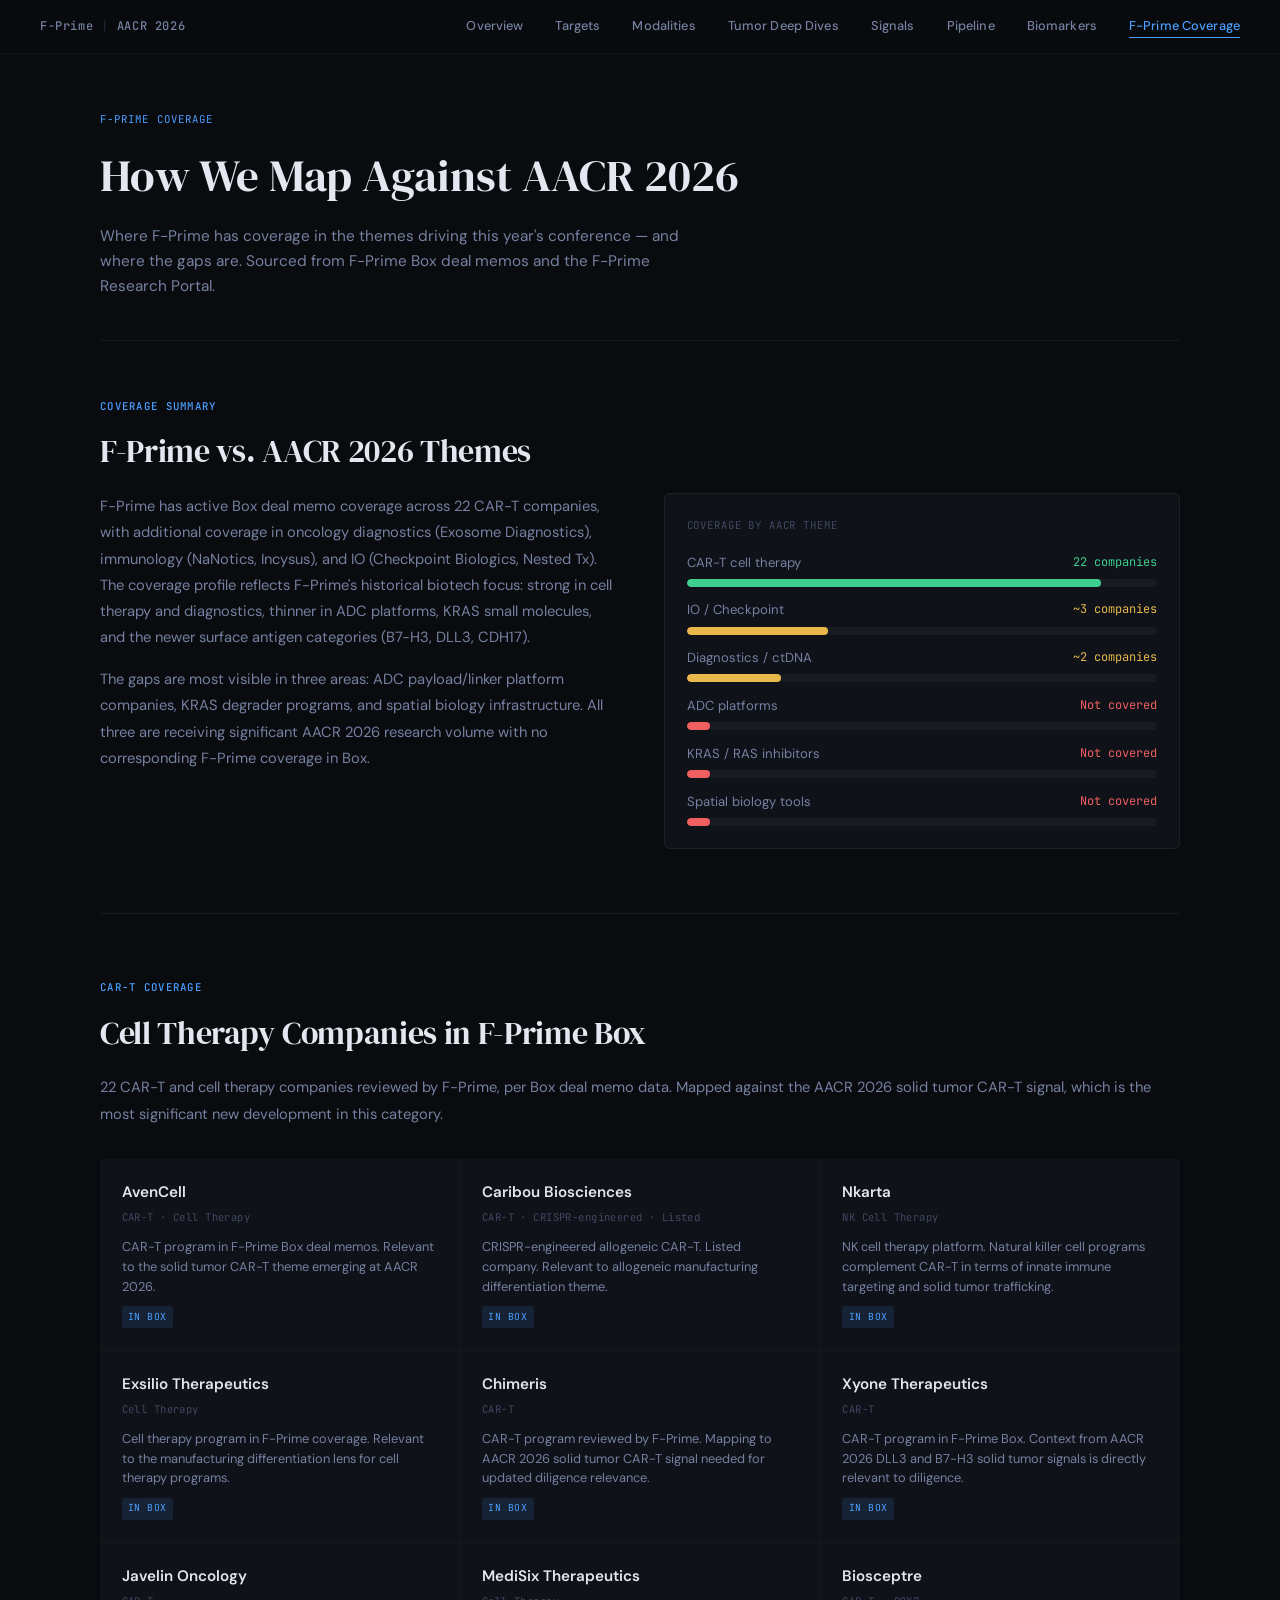
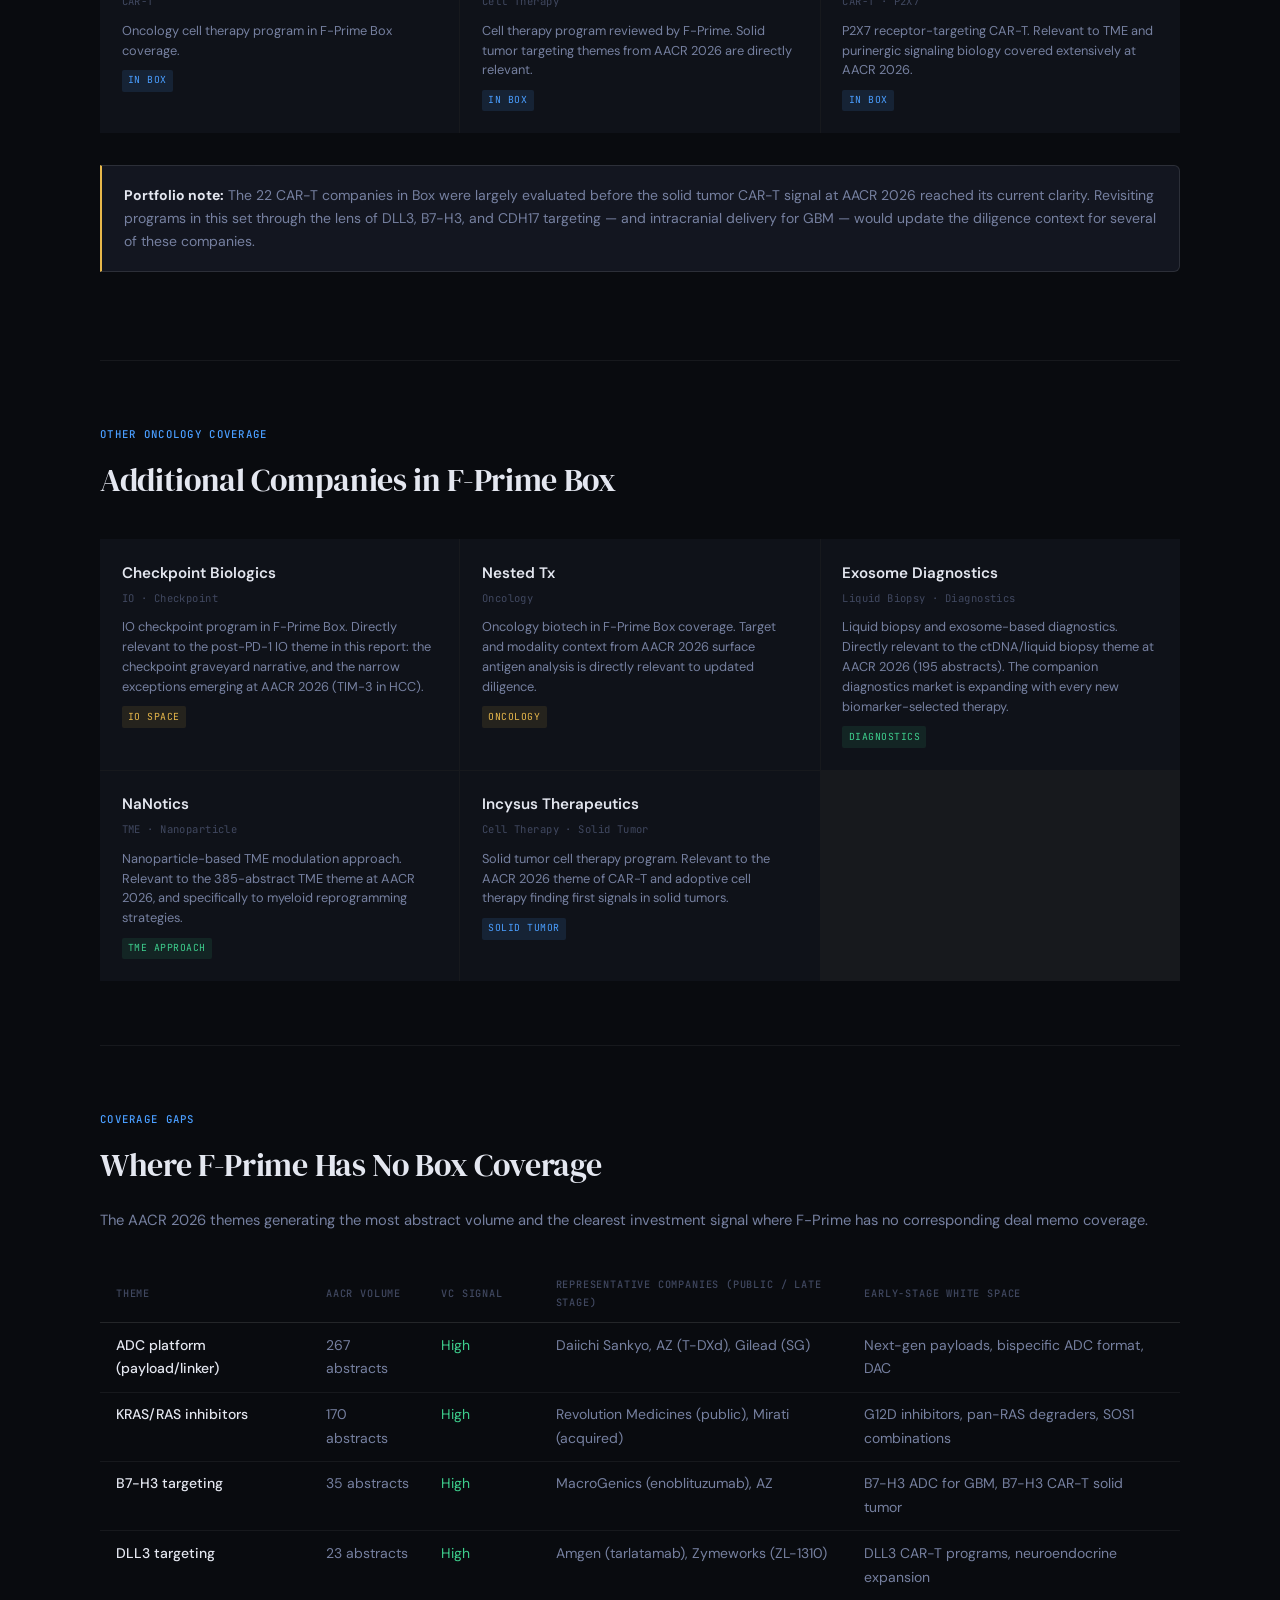
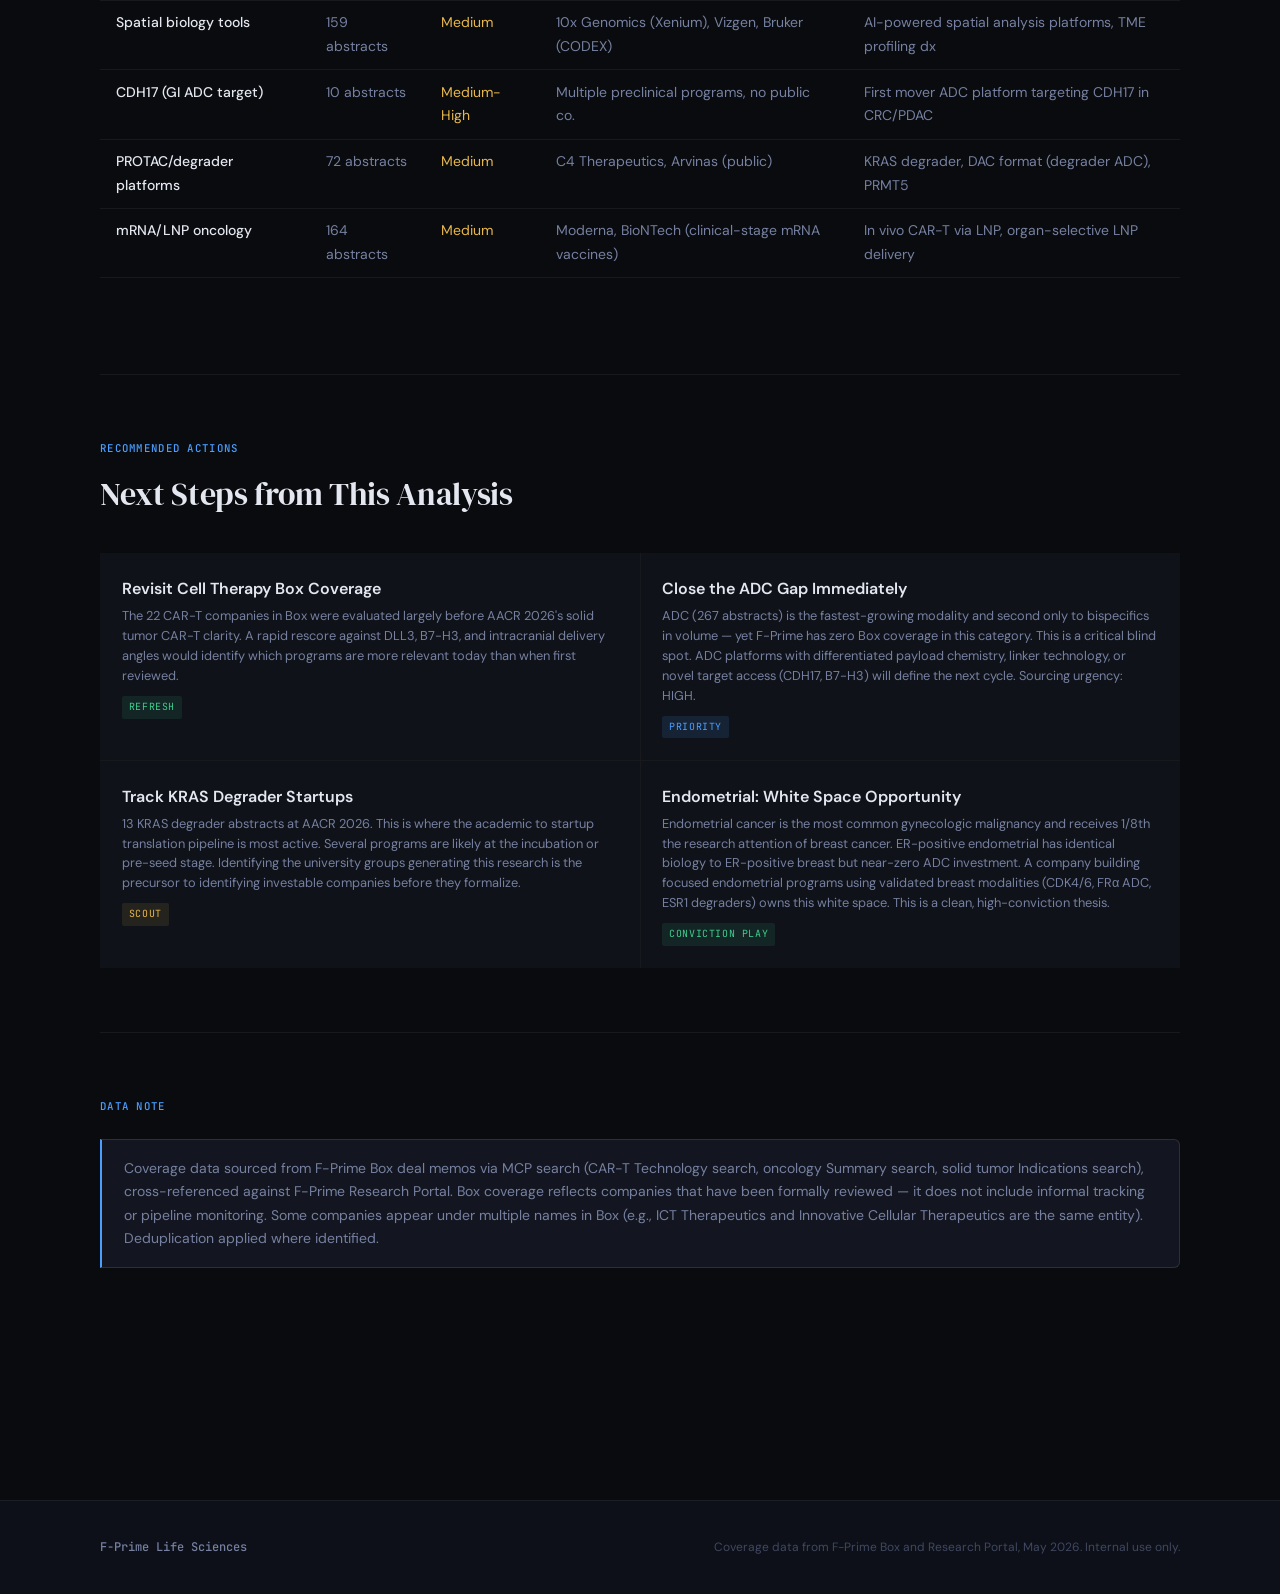
<file: coverage.html>
<!DOCTYPE html>
<html lang="en">
<head>
<meta charset="UTF-8">
<meta name="viewport" content="width=device-width, initial-scale=1.0">
<title>F-Prime Coverage — AACR 2026 Intelligence</title>
<link rel="preconnect" href="https://fonts.googleapis.com">
<link href="https://fonts.googleapis.com/css2?family=DM+Serif+Display:ital@0;1&family=DM+Sans:wght@300;400;500;600&family=JetBrains+Mono:wght@400;500&display=swap" rel="stylesheet">
<link rel="stylesheet" href="styles.css">
</head>
<body>

<nav class="nav">
  <div class="nav-brand">F-Prime<span class="nav-sep">|</span>AACR 2026</div>
  <div class="nav-links">
    <a href="index.html">Overview</a>
    <a href="targets.html">Targets</a>
    <a href="modalities.html">Modalities</a>
    <a href="tumors.html">Tumor Deep Dives</a>
    <a href="emerging.html">Signals</a>
    <a href="pipeline.html">Pipeline</a>
    <a href="biomarkers.html">Biomarkers</a>
    <a href="coverage.html" class="active">F-Prime Coverage</a>
  </div>
</nav>

<div class="container">
  <div class="page-header">
    <div class="page-tag">F-Prime Coverage</div>
    <h1>How We Map Against AACR 2026</h1>
    <p>Where F-Prime has coverage in the themes driving this year's conference — and where the gaps are. Sourced from F-Prime Box deal memos and the F-Prime Research Portal.</p>
  </div>
</div>

<main class="container main-content" style="padding-top:0">

  <section class="content-section">
    <div class="section-label">Coverage Summary</div>
    <h2 class="section-title">F-Prime vs. AACR 2026 Themes</h2>

    <div class="two-col">
      <div class="prose">
        <p>F-Prime has active Box deal memo coverage across 22 CAR-T companies, with additional coverage in oncology diagnostics (Exosome Diagnostics), immunology (NaNotics, Incysus), and IO (Checkpoint Biologics, Nested Tx). The coverage profile reflects F-Prime's historical biotech focus: strong in cell therapy and diagnostics, thinner in ADC platforms, KRAS small molecules, and the newer surface antigen categories (B7-H3, DLL3, CDH17).</p>
        <p>The gaps are most visible in three areas: ADC payload/linker platform companies, KRAS degrader programs, and spatial biology infrastructure. All three are receiving significant AACR 2026 research volume with no corresponding F-Prime coverage in Box.</p>
      </div>
      <div class="chart-box">
        <div class="chart-title">Coverage by AACR Theme</div>
        <div style="display:flex;flex-direction:column;gap:0.8rem;margin-top:0.5rem">
          <div>
            <div style="display:flex;justify-content:space-between;margin-bottom:0.3rem">
              <span style="font-size:0.82rem;color:var(--text-muted)">CAR-T cell therapy</span>
              <span style="font-family:var(--font-mono);font-size:0.75rem;color:var(--green)">22 companies</span>
            </div>
            <div class="bar-track" style="height:8px"><div class="bar-fill bar-fill--green" style="width:88%;height:100%"></div></div>
          </div>
          <div>
            <div style="display:flex;justify-content:space-between;margin-bottom:0.3rem">
              <span style="font-size:0.82rem;color:var(--text-muted)">IO / Checkpoint</span>
              <span style="font-family:var(--font-mono);font-size:0.75rem;color:var(--gold)">~3 companies</span>
            </div>
            <div class="bar-track" style="height:8px"><div class="bar-fill bar-fill--gold" style="width:30%;height:100%"></div></div>
          </div>
          <div>
            <div style="display:flex;justify-content:space-between;margin-bottom:0.3rem">
              <span style="font-size:0.82rem;color:var(--text-muted)">Diagnostics / ctDNA</span>
              <span style="font-family:var(--font-mono);font-size:0.75rem;color:var(--gold)">~2 companies</span>
            </div>
            <div class="bar-track" style="height:8px"><div class="bar-fill bar-fill--gold" style="width:20%;height:100%"></div></div>
          </div>
          <div>
            <div style="display:flex;justify-content:space-between;margin-bottom:0.3rem">
              <span style="font-size:0.82rem;color:var(--text-muted)">ADC platforms</span>
              <span style="font-family:var(--font-mono);font-size:0.75rem;color:var(--red)">Not covered</span>
            </div>
            <div class="bar-track" style="height:8px"><div class="bar-fill" style="width:5%;height:100%;background:var(--red)"></div></div>
          </div>
          <div>
            <div style="display:flex;justify-content:space-between;margin-bottom:0.3rem">
              <span style="font-size:0.82rem;color:var(--text-muted)">KRAS / RAS inhibitors</span>
              <span style="font-family:var(--font-mono);font-size:0.75rem;color:var(--red)">Not covered</span>
            </div>
            <div class="bar-track" style="height:8px"><div class="bar-fill" style="width:5%;height:100%;background:var(--red)"></div></div>
          </div>
          <div>
            <div style="display:flex;justify-content:space-between;margin-bottom:0.3rem">
              <span style="font-size:0.82rem;color:var(--text-muted)">Spatial biology tools</span>
              <span style="font-family:var(--font-mono);font-size:0.75rem;color:var(--red)">Not covered</span>
            </div>
            <div class="bar-track" style="height:8px"><div class="bar-fill" style="width:5%;height:100%;background:var(--red)"></div></div>
          </div>
        </div>
      </div>
    </div>
  </section>

  <section class="content-section">
    <div class="section-label">CAR-T Coverage</div>
    <h2 class="section-title">Cell Therapy Companies in F-Prime Box</h2>
    <p class="prose" style="margin-bottom:2rem">22 CAR-T and cell therapy companies reviewed by F-Prime, per Box deal memo data. Mapped against the AACR 2026 solid tumor CAR-T signal, which is the most significant new development in this category.</p>

    <div class="company-grid">
      <div class="company-card">
        <div class="cc-name">AvenCell</div>
        <div class="cc-meta">CAR-T · Cell Therapy</div>
        <div class="cc-desc">CAR-T program in F-Prime Box deal memos. Relevant to the solid tumor CAR-T theme emerging at AACR 2026.</div>
        <span class="cc-tag badge--blue">IN BOX</span>
      </div>
      <div class="company-card">
        <div class="cc-name">Caribou Biosciences</div>
        <div class="cc-meta">CAR-T · CRISPR-engineered · Listed</div>
        <div class="cc-desc">CRISPR-engineered allogeneic CAR-T. Listed company. Relevant to allogeneic manufacturing differentiation theme.</div>
        <span class="cc-tag badge--blue">IN BOX</span>
      </div>
      <div class="company-card">
        <div class="cc-name">Nkarta</div>
        <div class="cc-meta">NK Cell Therapy</div>
        <div class="cc-desc">NK cell therapy platform. Natural killer cell programs complement CAR-T in terms of innate immune targeting and solid tumor trafficking.</div>
        <span class="cc-tag badge--blue">IN BOX</span>
      </div>
      <div class="company-card">
        <div class="cc-name">Exsilio Therapeutics</div>
        <div class="cc-meta">Cell Therapy</div>
        <div class="cc-desc">Cell therapy program in F-Prime coverage. Relevant to the manufacturing differentiation lens for cell therapy programs.</div>
        <span class="cc-tag badge--blue">IN BOX</span>
      </div>
      <div class="company-card">
        <div class="cc-name">Chimeris</div>
        <div class="cc-meta">CAR-T</div>
        <div class="cc-desc">CAR-T program reviewed by F-Prime. Mapping to AACR 2026 solid tumor CAR-T signal needed for updated diligence relevance.</div>
        <span class="cc-tag badge--blue">IN BOX</span>
      </div>
      <div class="company-card">
        <div class="cc-name">Xyone Therapeutics</div>
        <div class="cc-meta">CAR-T</div>
        <div class="cc-desc">CAR-T program in F-Prime Box. Context from AACR 2026 DLL3 and B7-H3 solid tumor signals is directly relevant to diligence.</div>
        <span class="cc-tag badge--blue">IN BOX</span>
      </div>
      <div class="company-card">
        <div class="cc-name">Javelin Oncology</div>
        <div class="cc-meta">CAR-T</div>
        <div class="cc-desc">Oncology cell therapy program in F-Prime Box coverage.</div>
        <span class="cc-tag badge--blue">IN BOX</span>
      </div>
      <div class="company-card">
        <div class="cc-name">MediSix Therapeutics</div>
        <div class="cc-meta">Cell Therapy</div>
        <div class="cc-desc">Cell therapy program reviewed by F-Prime. Solid tumor targeting themes from AACR 2026 are directly relevant.</div>
        <span class="cc-tag badge--blue">IN BOX</span>
      </div>
      <div class="company-card">
        <div class="cc-name">Biosceptre</div>
        <div class="cc-meta">CAR-T · P2X7</div>
        <div class="cc-desc">P2X7 receptor-targeting CAR-T. Relevant to TME and purinergic signaling biology covered extensively at AACR 2026.</div>
        <span class="cc-tag badge--blue">IN BOX</span>
      </div>
    </div>

    <div class="callout callout-gold" style="margin-top:2rem">
      <p><strong>Portfolio note:</strong> The 22 CAR-T companies in Box were largely evaluated before the solid tumor CAR-T signal at AACR 2026 reached its current clarity. Revisiting programs in this set through the lens of DLL3, B7-H3, and CDH17 targeting — and intracranial delivery for GBM — would update the diligence context for several of these companies.</p>
    </div>
  </section>

  <section class="content-section">
    <div class="section-label">Other Oncology Coverage</div>
    <h2 class="section-title">Additional Companies in F-Prime Box</h2>

    <div class="company-grid">
      <div class="company-card">
        <div class="cc-name">Checkpoint Biologics</div>
        <div class="cc-meta">IO · Checkpoint</div>
        <div class="cc-desc">IO checkpoint program in F-Prime Box. Directly relevant to the post-PD-1 IO theme in this report: the checkpoint graveyard narrative, and the narrow exceptions emerging at AACR 2026 (TIM-3 in HCC).</div>
        <span class="cc-tag badge--gold">IO SPACE</span>
      </div>
      <div class="company-card">
        <div class="cc-name">Nested Tx</div>
        <div class="cc-meta">Oncology</div>
        <div class="cc-desc">Oncology biotech in F-Prime Box coverage. Target and modality context from AACR 2026 surface antigen analysis is directly relevant to updated diligence.</div>
        <span class="cc-tag badge--gold">ONCOLOGY</span>
      </div>
      <div class="company-card">
        <div class="cc-name">Exosome Diagnostics</div>
        <div class="cc-meta">Liquid Biopsy · Diagnostics</div>
        <div class="cc-desc">Liquid biopsy and exosome-based diagnostics. Directly relevant to the ctDNA/liquid biopsy theme at AACR 2026 (195 abstracts). The companion diagnostics market is expanding with every new biomarker-selected therapy.</div>
        <span class="cc-tag badge--green">DIAGNOSTICS</span>
      </div>
      <div class="company-card">
        <div class="cc-name">NaNotics</div>
        <div class="cc-meta">TME · Nanoparticle</div>
        <div class="cc-desc">Nanoparticle-based TME modulation approach. Relevant to the 385-abstract TME theme at AACR 2026, and specifically to myeloid reprogramming strategies.</div>
        <span class="cc-tag badge--green">TME APPROACH</span>
      </div>
      <div class="company-card">
        <div class="cc-name">Incysus Therapeutics</div>
        <div class="cc-meta">Cell Therapy · Solid Tumor</div>
        <div class="cc-desc">Solid tumor cell therapy program. Relevant to the AACR 2026 theme of CAR-T and adoptive cell therapy finding first signals in solid tumors.</div>
        <span class="cc-tag badge--blue">SOLID TUMOR</span>
      </div>
    </div>
  </section>

  <section class="content-section">
    <div class="section-label">Coverage Gaps</div>
    <h2 class="section-title">Where F-Prime Has No Box Coverage</h2>
    <p class="prose" style="margin-bottom:2rem">The AACR 2026 themes generating the most abstract volume and the clearest investment signal where F-Prime has no corresponding deal memo coverage.</p>

    <div class="data-table-wrap">
      <table class="data-table">
        <thead>
          <tr>
            <th>Theme</th>
            <th>AACR Volume</th>
            <th>VC Signal</th>
            <th>Representative Companies (Public / Late Stage)</th>
            <th>Early-Stage White Space</th>
          </tr>
        </thead>
        <tbody>
          <tr>
            <td>ADC platform (payload/linker)</td>
            <td>267 abstracts</td>
            <td style="color:var(--green)">High</td>
            <td>Daiichi Sankyo, AZ (T-DXd), Gilead (SG)</td>
            <td>Next-gen payloads, bispecific ADC format, DAC</td>
          </tr>
          <tr>
            <td>KRAS/RAS inhibitors</td>
            <td>170 abstracts</td>
            <td style="color:var(--green)">High</td>
            <td>Revolution Medicines (public), Mirati (acquired)</td>
            <td>G12D inhibitors, pan-RAS degraders, SOS1 combinations</td>
          </tr>
          <tr>
            <td>B7-H3 targeting</td>
            <td>35 abstracts</td>
            <td style="color:var(--green)">High</td>
            <td>MacroGenics (enoblituzumab), AZ</td>
            <td>B7-H3 ADC for GBM, B7-H3 CAR-T solid tumor</td>
          </tr>
          <tr>
            <td>DLL3 targeting</td>
            <td>23 abstracts</td>
            <td style="color:var(--green)">High</td>
            <td>Amgen (tarlatamab), Zymeworks (ZL-1310)</td>
            <td>DLL3 CAR-T programs, neuroendocrine expansion</td>
          </tr>
          <tr>
            <td>Spatial biology tools</td>
            <td>159 abstracts</td>
            <td style="color:var(--gold)">Medium</td>
            <td>10x Genomics (Xenium), Vizgen, Bruker (CODEX)</td>
            <td>AI-powered spatial analysis platforms, TME profiling dx</td>
          </tr>
          <tr>
            <td>CDH17 (GI ADC target)</td>
            <td>10 abstracts</td>
            <td style="color:var(--gold)">Medium-High</td>
            <td>Multiple preclinical programs, no public co.</td>
            <td>First mover ADC platform targeting CDH17 in CRC/PDAC</td>
          </tr>
          <tr>
            <td>PROTAC/degrader platforms</td>
            <td>72 abstracts</td>
            <td style="color:var(--gold)">Medium</td>
            <td>C4 Therapeutics, Arvinas (public)</td>
            <td>KRAS degrader, DAC format (degrader ADC), PRMT5</td>
          </tr>
          <tr>
            <td>mRNA/LNP oncology</td>
            <td>164 abstracts</td>
            <td style="color:var(--gold)">Medium</td>
            <td>Moderna, BioNTech (clinical-stage mRNA vaccines)</td>
            <td>In vivo CAR-T via LNP, organ-selective LNP delivery</td>
          </tr>
        </tbody>
      </table>
    </div>
  </section>

  <section class="content-section">
    <div class="section-label">Recommended Actions</div>
    <h2 class="section-title">Next Steps from This Analysis</h2>

    <div class="target-grid" style="grid-template-columns:repeat(2,1fr)">
      <div class="target-card">
        <div class="tc-name" style="font-size:1rem;font-family:var(--font-body);font-weight:600">Revisit Cell Therapy Box Coverage</div>
        <div class="tc-desc">The 22 CAR-T companies in Box were evaluated largely before AACR 2026's solid tumor CAR-T clarity. A rapid rescore against DLL3, B7-H3, and intracranial delivery angles would identify which programs are more relevant today than when first reviewed.</div>
        <span class="tc-badge badge--green">REFRESH</span>
      </div>
      <div class="target-card">
        <div class="tc-name" style="font-size:1rem;font-family:var(--font-body);font-weight:600">Close the ADC Gap Immediately</div>
        <div class="tc-desc">ADC (267 abstracts) is the fastest-growing modality and second only to bispecifics in volume — yet F-Prime has zero Box coverage in this category. This is a critical blind spot. ADC platforms with differentiated payload chemistry, linker technology, or novel target access (CDH17, B7-H3) will define the next cycle. Sourcing urgency: HIGH.</div>
        <span class="tc-badge badge--blue">PRIORITY</span>
      </div>
      <div class="target-card">
        <div class="tc-name" style="font-size:1rem;font-family:var(--font-body);font-weight:600">Track KRAS Degrader Startups</div>
        <div class="tc-desc">13 KRAS degrader abstracts at AACR 2026. This is where the academic to startup translation pipeline is most active. Several programs are likely at the incubation or pre-seed stage. Identifying the university groups generating this research is the precursor to identifying investable companies before they formalize.</div>
        <span class="tc-badge badge--gold">SCOUT</span>
      </div>
      <div class="target-card">
        <div class="tc-name" style="font-size:1rem;font-family:var(--font-body);font-weight:600">Endometrial: White Space Opportunity</div>
        <div class="tc-desc">Endometrial cancer is the most common gynecologic malignancy and receives 1/8th the research attention of breast cancer. ER-positive endometrial has identical biology to ER-positive breast but near-zero ADC investment. A company building focused endometrial programs using validated breast modalities (CDK4/6, FRα ADC, ESR1 degraders) owns this white space. This is a clean, high-conviction thesis.</div>
        <span class="tc-badge badge--green">CONVICTION PLAY</span>
      </div>
    </div>
  </section>

  <section class="content-section" style="border-bottom:none">
    <div class="section-label">Data Note</div>
    <div class="callout">
      <p>Coverage data sourced from F-Prime Box deal memos via MCP search (CAR-T Technology search, oncology Summary search, solid tumor Indications search), cross-referenced against F-Prime Research Portal. Box coverage reflects companies that have been formally reviewed — it does not include informal tracking or pipeline monitoring. Some companies appear under multiple names in Box (e.g., ICT Therapeutics and Innovative Cellular Therapeutics are the same entity). Deduplication applied where identified.</p>
    </div>
  </section>

</main>

<footer class="footer">
  <div class="container">
    <div class="footer-brand">F-Prime Life Sciences</div>
    <div class="footer-note">Coverage data from F-Prime Box and Research Portal, May 2026. Internal use only.</div>
  </div>
</footer>
</body>
</html>
</file>
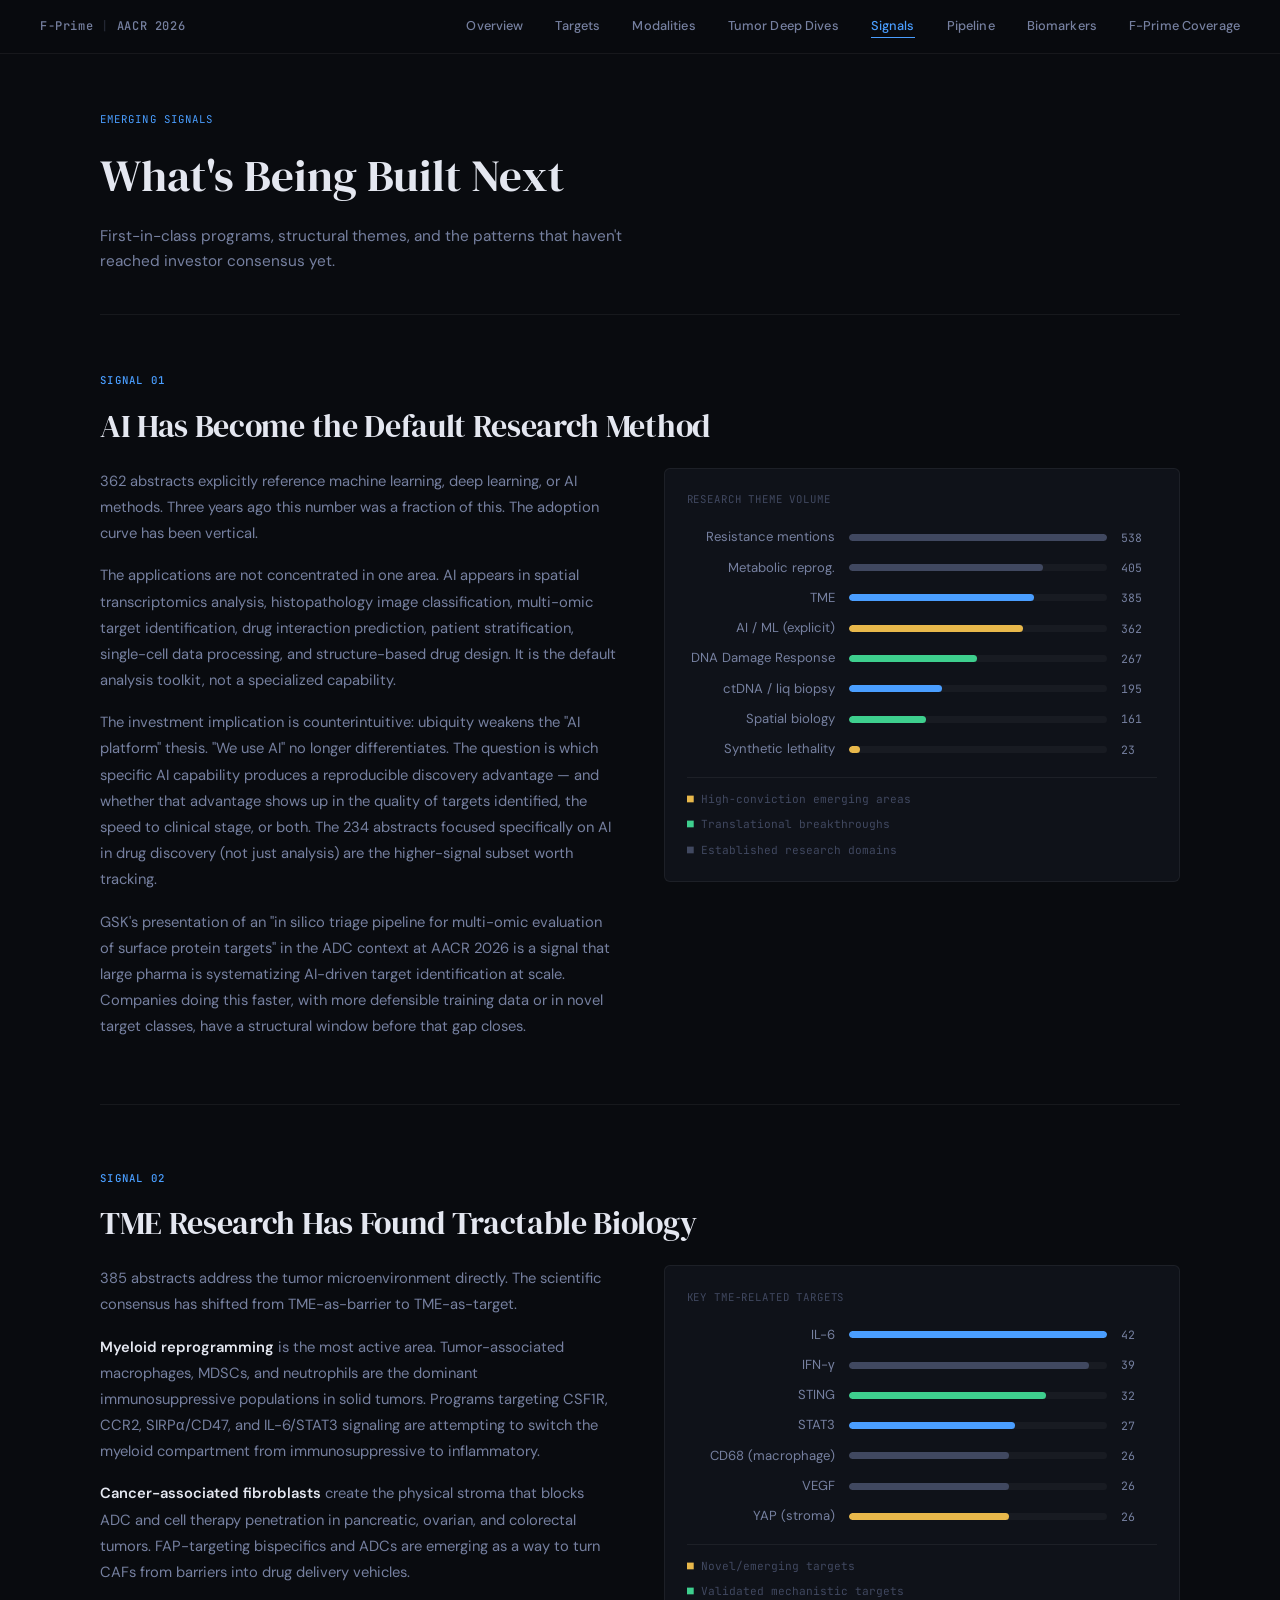
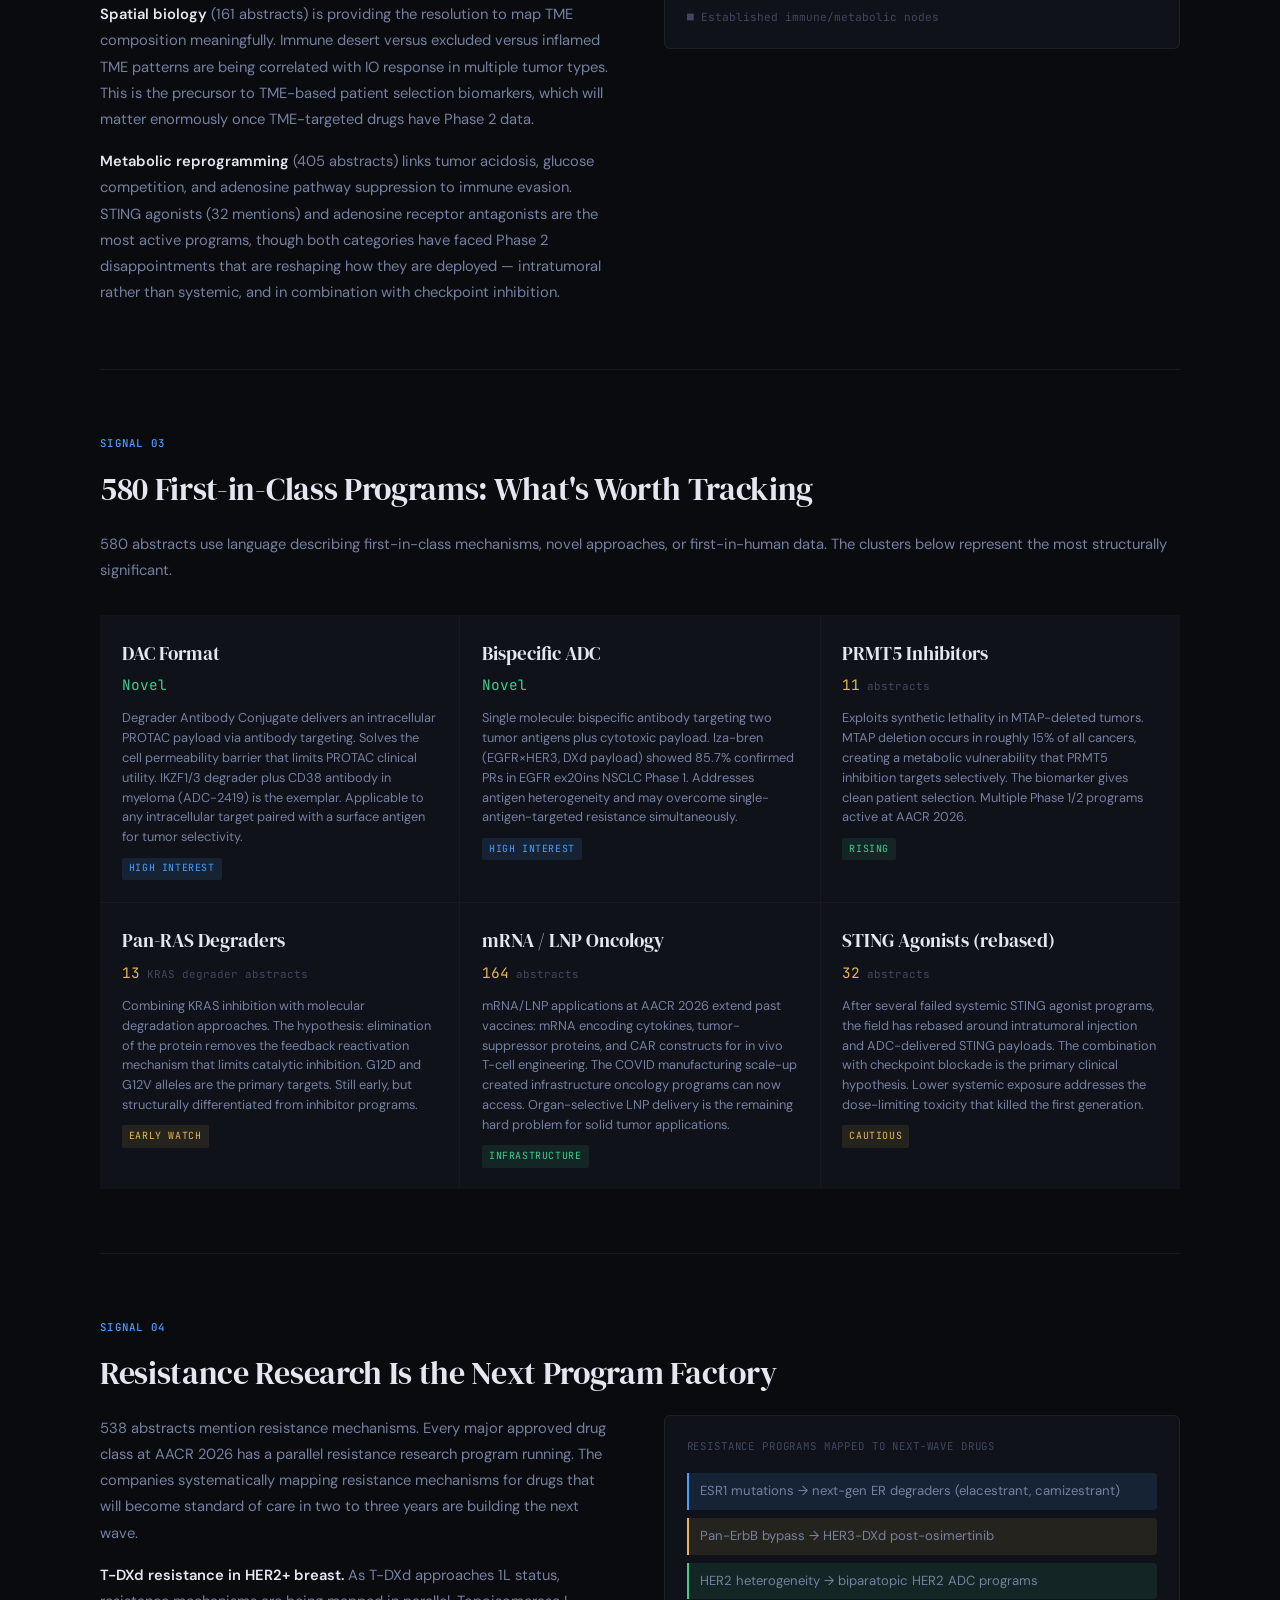
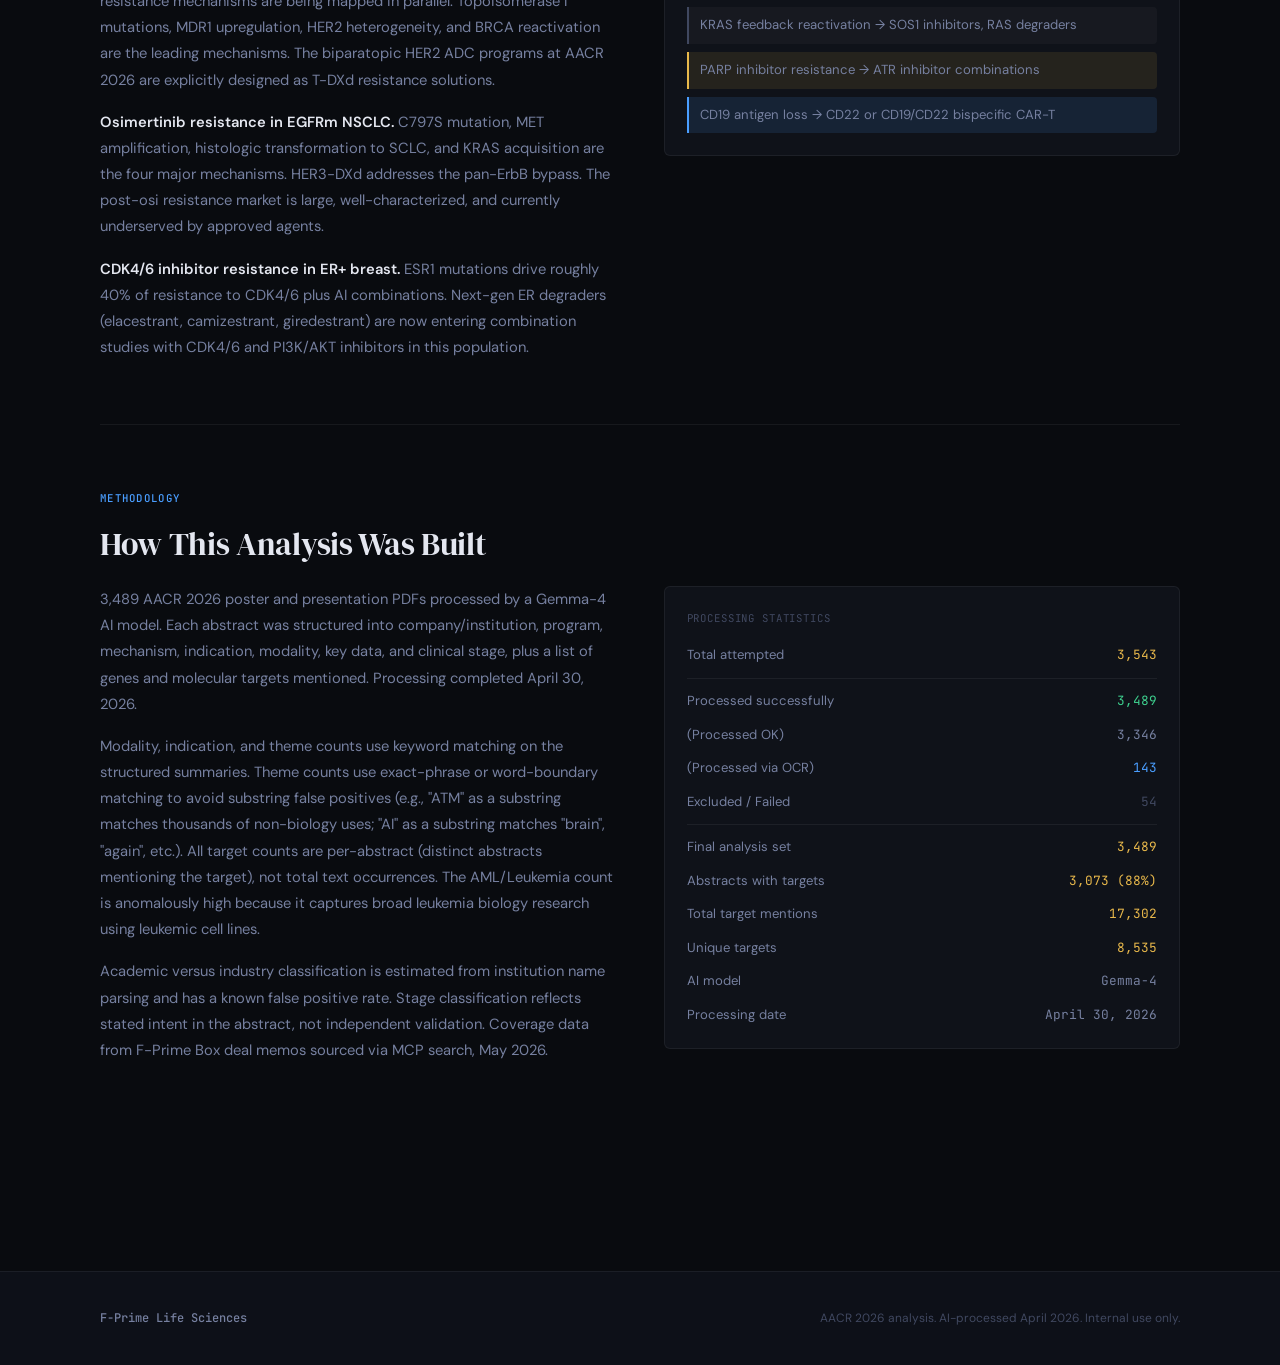
<file: emerging.html>
<!DOCTYPE html>
<html lang="en">
<head>
<meta charset="UTF-8">
<meta name="viewport" content="width=device-width, initial-scale=1.0">
<title>Emerging Signals — AACR 2026 Intelligence</title>
<link rel="preconnect" href="https://fonts.googleapis.com">
<link href="https://fonts.googleapis.com/css2?family=DM+Serif+Display:ital@0;1&family=DM+Sans:wght@300;400;500;600&family=JetBrains+Mono:wght@400;500&display=swap" rel="stylesheet">
<link rel="stylesheet" href="styles.css">
</head>
<body>

<nav class="nav">
  <div class="nav-brand">F-Prime<span class="nav-sep">|</span>AACR 2026</div>
  <div class="nav-links">
    <a href="index.html">Overview</a>
    <a href="targets.html">Targets</a>
    <a href="modalities.html">Modalities</a>
    <a href="tumors.html">Tumor Deep Dives</a>
    <a href="emerging.html" class="active">Signals</a>
    <a href="pipeline.html">Pipeline</a>
    <a href="biomarkers.html">Biomarkers</a>
    <a href="coverage.html">F-Prime Coverage</a>
  </div>
</nav>

<div class="container">
  <div class="page-header">
    <div class="page-tag">Emerging Signals</div>
    <h1>What's Being Built Next</h1>
    <p>First-in-class programs, structural themes, and the patterns that haven't reached investor consensus yet.</p>
  </div>
</div>

<main class="container main-content" style="padding-top:0">

  <section class="content-section">
    <div class="section-label">Signal 01</div>
    <h2 class="section-title">AI Has Become the Default Research Method</h2>
    <div class="two-col">
      <div class="prose">
        <p>362 abstracts explicitly reference machine learning, deep learning, or AI methods. Three years ago this number was a fraction of this. The adoption curve has been vertical.</p>
        <p>The applications are not concentrated in one area. AI appears in spatial transcriptomics analysis, histopathology image classification, multi-omic target identification, drug interaction prediction, patient stratification, single-cell data processing, and structure-based drug design. It is the default analysis toolkit, not a specialized capability.</p>
        <p>The investment implication is counterintuitive: ubiquity weakens the "AI platform" thesis. "We use AI" no longer differentiates. The question is which specific AI capability produces a reproducible discovery advantage — and whether that advantage shows up in the quality of targets identified, the speed to clinical stage, or both. The 234 abstracts focused specifically on AI in drug discovery (not just analysis) are the higher-signal subset worth tracking.</p>
        <p>GSK's presentation of an "in silico triage pipeline for multi-omic evaluation of surface protein targets" in the ADC context at AACR 2026 is a signal that large pharma is systematizing AI-driven target identification at scale. Companies doing this faster, with more defensible training data or in novel target classes, have a structural window before that gap closes.</p>
      </div>
      <div>
        <div class="chart-box" style="margin-bottom:1rem">
          <div class="chart-title">Research Theme Volume</div>
          <div class="bar-row" style="margin-top:0.5rem"><div class="bar-label">Resistance mentions</div><div class="bar-track"><div class="bar-fill bar-fill--dim" style="width:100.0%"></div></div><div class="bar-value">538</div></div>
          <div class="bar-row"><div class="bar-label">Metabolic reprog.</div><div class="bar-track"><div class="bar-fill bar-fill--dim" style="width:75.3%"></div></div><div class="bar-value">405</div></div>
          <div class="bar-row"><div class="bar-label">TME</div><div class="bar-track"><div class="bar-fill" style="width:71.6%"></div></div><div class="bar-value">385</div></div>
          <div class="bar-row"><div class="bar-label">AI / ML (explicit)</div><div class="bar-track"><div class="bar-fill bar-fill--gold" style="width:67.3%"></div></div><div class="bar-value">362</div></div>
          <div class="bar-row"><div class="bar-label">DNA Damage Response</div><div class="bar-track"><div class="bar-fill bar-fill--green" style="width:49.6%"></div></div><div class="bar-value">267</div></div>
          <div class="bar-row"><div class="bar-label">ctDNA / liq biopsy</div><div class="bar-track"><div class="bar-fill" style="width:36.2%"></div></div><div class="bar-value">195</div></div>
          <div class="bar-row"><div class="bar-label">Spatial biology</div><div class="bar-track"><div class="bar-fill bar-fill--green" style="width:30.0%"></div></div><div class="bar-value">161</div></div>
          <div class="bar-row"><div class="bar-label">Synthetic lethality</div><div class="bar-track"><div class="bar-fill bar-fill--gold" style="width:4.3%"></div></div><div class="bar-value">23</div></div>
          <div style="margin-top:1rem;font-size:0.7rem;color:var(--text-dim);font-family:var(--font-mono);display:flex;flex-direction:column;gap:0.4rem;padding-top:0.75rem;border-top:1px solid var(--border)">
            <div><span style="color:var(--gold)">■</span> High-conviction emerging areas</div>
            <div><span style="color:var(--green)">■</span> Translational breakthroughs</div>
            <div><span style="color:var(--text-dim)">■</span> Established research domains</div>
          </div>
        </div>
      </div>
    </div>
  </section>

  <section class="content-section">
    <div class="section-label">Signal 02</div>
    <h2 class="section-title">TME Research Has Found Tractable Biology</h2>
    <div class="two-col">
      <div class="prose">
        <p>385 abstracts address the tumor microenvironment directly. The scientific consensus has shifted from TME-as-barrier to TME-as-target.</p>
        <p><strong>Myeloid reprogramming</strong> is the most active area. Tumor-associated macrophages, MDSCs, and neutrophils are the dominant immunosuppressive populations in solid tumors. Programs targeting CSF1R, CCR2, SIRPα/CD47, and IL-6/STAT3 signaling are attempting to switch the myeloid compartment from immunosuppressive to inflammatory.</p>
        <p><strong>Cancer-associated fibroblasts</strong> create the physical stroma that blocks ADC and cell therapy penetration in pancreatic, ovarian, and colorectal tumors. FAP-targeting bispecifics and ADCs are emerging as a way to turn CAFs from barriers into drug delivery vehicles.</p>
        <p><strong>Spatial biology</strong> (161 abstracts) is providing the resolution to map TME composition meaningfully. Immune desert versus excluded versus inflamed TME patterns are being correlated with IO response in multiple tumor types. This is the precursor to TME-based patient selection biomarkers, which will matter enormously once TME-targeted drugs have Phase 2 data.</p>
        <p><strong>Metabolic reprogramming</strong> (405 abstracts) links tumor acidosis, glucose competition, and adenosine pathway suppression to immune evasion. STING agonists (32 mentions) and adenosine receptor antagonists are the most active programs, though both categories have faced Phase 2 disappointments that are reshaping how they are deployed — intratumoral rather than systemic, and in combination with checkpoint inhibition.</p>
      </div>
      <div>
        <div class="chart-box" style="margin-bottom:1rem">
          <div class="chart-title">Key TME-Related Targets</div>
          <div class="bar-row" style="margin-top:0.5rem"><div class="bar-label">IL-6</div><div class="bar-track"><div class="bar-fill" style="width:100%"></div></div><div class="bar-value">42</div></div>
          <div class="bar-row"><div class="bar-label">IFN-γ</div><div class="bar-track"><div class="bar-fill bar-fill--dim" style="width:92.9%"></div></div><div class="bar-value">39</div></div>
          <div class="bar-row"><div class="bar-label">STING</div><div class="bar-track"><div class="bar-fill bar-fill--green" style="width:76.2%"></div></div><div class="bar-value">32</div></div>
          <div class="bar-row"><div class="bar-label">STAT3</div><div class="bar-track"><div class="bar-fill" style="width:64.3%"></div></div><div class="bar-value">27</div></div>
          <div class="bar-row"><div class="bar-label">CD68 (macrophage)</div><div class="bar-track"><div class="bar-fill bar-fill--dim" style="width:61.9%"></div></div><div class="bar-value">26</div></div>
          <div class="bar-row"><div class="bar-label">VEGF</div><div class="bar-track"><div class="bar-fill bar-fill--dim" style="width:61.9%"></div></div><div class="bar-value">26</div></div>
          <div class="bar-row"><div class="bar-label">YAP (stroma)</div><div class="bar-track"><div class="bar-fill bar-fill--gold" style="width:61.9%"></div></div><div class="bar-value">26</div></div>
          <div style="margin-top:1rem;font-size:0.7rem;color:var(--text-dim);font-family:var(--font-mono);display:flex;flex-direction:column;gap:0.4rem;padding-top:0.75rem;border-top:1px solid var(--border)">
            <div><span style="color:var(--gold)">■</span> Novel/emerging targets</div>
            <div><span style="color:var(--green)">■</span> Validated mechanistic targets</div>
            <div><span style="color:var(--text-dim)">■</span> Established immune/metabolic nodes</div>
          </div>
        </div>
      </div>
    </div>
  </section>

  <section class="content-section">
    <div class="section-label">Signal 03</div>
    <h2 class="section-title">580 First-in-Class Programs: What's Worth Tracking</h2>
    <p class="prose" style="margin-bottom:2rem">580 abstracts use language describing first-in-class mechanisms, novel approaches, or first-in-human data. The clusters below represent the most structurally significant.</p>

    <div class="target-grid">
      <div class="target-card">
        <div class="tc-name">DAC Format</div>
        <div class="tc-count"><span style="color:var(--green)">Novel</span></div>
        <div class="tc-desc">Degrader Antibody Conjugate delivers an intracellular PROTAC payload via antibody targeting. Solves the cell permeability barrier that limits PROTAC clinical utility. IKZF1/3 degrader plus CD38 antibody in myeloma (ADC-2419) is the exemplar. Applicable to any intracellular target paired with a surface antigen for tumor selectivity.</div>
        <span class="tc-badge badge--blue">HIGH INTEREST</span>
      </div>
      <div class="target-card">
        <div class="tc-name">Bispecific ADC</div>
        <div class="tc-count"><span style="color:var(--green)">Novel</span></div>
        <div class="tc-desc">Single molecule: bispecific antibody targeting two tumor antigens plus cytotoxic payload. Iza-bren (EGFR×HER3, DXd payload) showed 85.7% confirmed PRs in EGFR ex20ins NSCLC Phase 1. Addresses antigen heterogeneity and may overcome single-antigen-targeted resistance simultaneously.</div>
        <span class="tc-badge badge--blue">HIGH INTEREST</span>
      </div>
      <div class="target-card">
        <div class="tc-name">PRMT5 Inhibitors</div>
        <div class="tc-count"><span>11</span> abstracts</div>
        <div class="tc-desc">Exploits synthetic lethality in MTAP-deleted tumors. MTAP deletion occurs in roughly 15% of all cancers, creating a metabolic vulnerability that PRMT5 inhibition targets selectively. The biomarker gives clean patient selection. Multiple Phase 1/2 programs active at AACR 2026.</div>
        <span class="tc-badge badge--green">RISING</span>
      </div>
      <div class="target-card">
        <div class="tc-name">Pan-RAS Degraders</div>
        <div class="tc-count"><span>13</span> KRAS degrader abstracts</div>
        <div class="tc-desc">Combining KRAS inhibition with molecular degradation approaches. The hypothesis: elimination of the protein removes the feedback reactivation mechanism that limits catalytic inhibition. G12D and G12V alleles are the primary targets. Still early, but structurally differentiated from inhibitor programs.</div>
        <span class="tc-badge badge--gold">EARLY WATCH</span>
      </div>
      <div class="target-card">
        <div class="tc-name">mRNA / LNP Oncology</div>
        <div class="tc-count"><span>164</span> abstracts</div>
        <div class="tc-desc">mRNA/LNP applications at AACR 2026 extend past vaccines: mRNA encoding cytokines, tumor-suppressor proteins, and CAR constructs for in vivo T-cell engineering. The COVID manufacturing scale-up created infrastructure oncology programs can now access. Organ-selective LNP delivery is the remaining hard problem for solid tumor applications.</div>
        <span class="tc-badge badge--green">INFRASTRUCTURE</span>
      </div>
      <div class="target-card">
        <div class="tc-name">STING Agonists (rebased)</div>
        <div class="tc-count"><span>32</span> abstracts</div>
        <div class="tc-desc">After several failed systemic STING agonist programs, the field has rebased around intratumoral injection and ADC-delivered STING payloads. The combination with checkpoint blockade is the primary clinical hypothesis. Lower systemic exposure addresses the dose-limiting toxicity that killed the first generation.</div>
        <span class="tc-badge badge--gold">CAUTIOUS</span>
      </div>
    </div>
  </section>

  <section class="content-section">
    <div class="section-label">Signal 04</div>
    <h2 class="section-title">Resistance Research Is the Next Program Factory</h2>
    <div class="two-col">
      <div class="prose">
        <p>538 abstracts mention resistance mechanisms. Every major approved drug class at AACR 2026 has a parallel resistance research program running. The companies systematically mapping resistance mechanisms for drugs that will become standard of care in two to three years are building the next wave.</p>
        <p><strong>T-DXd resistance in HER2+ breast.</strong> As T-DXd approaches 1L status, resistance mechanisms are being mapped in parallel. Topoisomerase I mutations, MDR1 upregulation, HER2 heterogeneity, and BRCA reactivation are the leading mechanisms. The biparatopic HER2 ADC programs at AACR 2026 are explicitly designed as T-DXd resistance solutions.</p>
        <p><strong>Osimertinib resistance in EGFRm NSCLC.</strong> C797S mutation, MET amplification, histologic transformation to SCLC, and KRAS acquisition are the four major mechanisms. HER3-DXd addresses the pan-ErbB bypass. The post-osi resistance market is large, well-characterized, and currently underserved by approved agents.</p>
        <p><strong>CDK4/6 inhibitor resistance in ER+ breast.</strong> ESR1 mutations drive roughly 40% of resistance to CDK4/6 plus AI combinations. Next-gen ER degraders (elacestrant, camizestrant, giredestrant) are now entering combination studies with CDK4/6 and PI3K/AKT inhibitors in this population.</p>
      </div>
      <div>
        <div class="chart-box">
          <div class="chart-title">Resistance Programs Mapped to Next-Wave Drugs</div>
          <div style="display:flex;flex-direction:column;gap:0.5rem;margin-top:0.5rem">
            <div style="font-size:0.82rem;color:var(--text-muted);padding:0.45rem 0.7rem;background:var(--blue-dim);border-left:2px solid var(--blue);border-radius:0 4px 4px 0">ESR1 mutations → next-gen ER degraders (elacestrant, camizestrant)</div>
            <div style="font-size:0.82rem;color:var(--text-muted);padding:0.45rem 0.7rem;background:var(--gold-dim);border-left:2px solid var(--gold);border-radius:0 4px 4px 0">Pan-ErbB bypass → HER3-DXd post-osimertinib</div>
            <div style="font-size:0.82rem;color:var(--text-muted);padding:0.45rem 0.7rem;background:var(--green-dim);border-left:2px solid var(--green);border-radius:0 4px 4px 0">HER2 heterogeneity → biparatopic HER2 ADC programs</div>
            <div style="font-size:0.82rem;color:var(--text-muted);padding:0.45rem 0.7rem;background:rgba(255,255,255,0.03);border-left:2px solid var(--text-dim);border-radius:0 4px 4px 0">KRAS feedback reactivation → SOS1 inhibitors, RAS degraders</div>
            <div style="font-size:0.82rem;color:var(--text-muted);padding:0.45rem 0.7rem;background:var(--gold-dim);border-left:2px solid var(--gold);border-radius:0 4px 4px 0">PARP inhibitor resistance → ATR inhibitor combinations</div>
            <div style="font-size:0.82rem;color:var(--text-muted);padding:0.45rem 0.7rem;background:var(--blue-dim);border-left:2px solid var(--blue);border-radius:0 4px 4px 0">CD19 antigen loss → CD22 or CD19/CD22 bispecific CAR-T</div>
          </div>
        </div>
      </div>
    </div>
  </section>

  <section class="content-section" style="border-bottom:none">
    <div class="section-label">Methodology</div>
    <h2 class="section-title">How This Analysis Was Built</h2>
    <div class="two-col">
      <div class="prose">
        <p>3,489 AACR 2026 poster and presentation PDFs processed by a Gemma-4 AI model. Each abstract was structured into company/institution, program, mechanism, indication, modality, key data, and clinical stage, plus a list of genes and molecular targets mentioned. Processing completed April 30, 2026.</p>
        <p>Modality, indication, and theme counts use keyword matching on the structured summaries. Theme counts use exact-phrase or word-boundary matching to avoid substring false positives (e.g., "ATM" as a substring matches thousands of non-biology uses; "AI" as a substring matches "brain", "again", etc.). All target counts are per-abstract (distinct abstracts mentioning the target), not total text occurrences. The AML/Leukemia count is anomalously high because it captures broad leukemia biology research using leukemic cell lines.</p>
        <p>Academic versus industry classification is estimated from institution name parsing and has a known false positive rate. Stage classification reflects stated intent in the abstract, not independent validation. Coverage data from F-Prime Box deal memos sourced via MCP search, May 2026.</p>
      </div>
      <div>
        <div class="chart-box">
          <div class="chart-title">Processing Statistics</div>
          <div style="display:flex;flex-direction:column;gap:0.7rem;margin-top:0.75rem">
            <div style="display:flex;justify-content:space-between"><span style="font-size:0.82rem;color:var(--text-muted)">Total attempted</span><span style="font-family:var(--font-mono);font-size:0.8rem;color:var(--gold)">3,543</span></div>
            <div style="height:1px;background:var(--border)"></div>
            <div style="display:flex;justify-content:space-between"><span style="font-size:0.82rem;color:var(--text-muted)">Processed successfully</span><span style="font-family:var(--font-mono);font-size:0.8rem;color:var(--green)">3,489</span></div>
            <div style="display:flex;justify-content:space-between"><span style="font-size:0.82rem;color:var(--text-muted)">  (Processed OK)</span><span style="font-family:var(--font-mono);font-size:0.8rem;color:var(--text-muted)">3,346</span></div>
            <div style="display:flex;justify-content:space-between"><span style="font-size:0.82rem;color:var(--text-muted)">  (Processed via OCR)</span><span style="font-family:var(--font-mono);font-size:0.8rem;color:var(--blue)">143</span></div>
            <div style="display:flex;justify-content:space-between"><span style="font-size:0.82rem;color:var(--text-muted)">Excluded / Failed</span><span style="font-family:var(--font-mono);font-size:0.8rem;color:var(--text-dim)">54</span></div>
            <div style="height:1px;background:var(--border)"></div>
            <div style="display:flex;justify-content:space-between"><span style="font-size:0.82rem;color:var(--text-muted)">Final analysis set</span><span style="font-family:var(--font-mono);font-size:0.8rem;color:var(--gold)">3,489</span></div>
            <div style="display:flex;justify-content:space-between"><span style="font-size:0.82rem;color:var(--text-muted)">Abstracts with targets</span><span style="font-family:var(--font-mono);font-size:0.8rem;color:var(--gold)">3,073 (88%)</span></div>
            <div style="display:flex;justify-content:space-between"><span style="font-size:0.82rem;color:var(--text-muted)">Total target mentions</span><span style="font-family:var(--font-mono);font-size:0.8rem;color:var(--gold)">17,302</span></div>
            <div style="display:flex;justify-content:space-between"><span style="font-size:0.82rem;color:var(--text-muted)">Unique targets</span><span style="font-family:var(--font-mono);font-size:0.8rem;color:var(--gold)">8,535</span></div>
            <div style="display:flex;justify-content:space-between"><span style="font-size:0.82rem;color:var(--text-muted)">AI model</span><span style="font-family:var(--font-mono);font-size:0.8rem;color:var(--text-muted)">Gemma-4</span></div>
            <div style="display:flex;justify-content:space-between"><span style="font-size:0.82rem;color:var(--text-muted)">Processing date</span><span style="font-family:var(--font-mono);font-size:0.8rem;color:var(--text-muted)">April 30, 2026</span></div>
          </div>
        </div>
      </div>
    </div>
  </section>

</main>

<footer class="footer">
  <div class="container">
    <div class="footer-brand">F-Prime Life Sciences</div>
    <div class="footer-note">AACR 2026 analysis. AI-processed April 2026. Internal use only.</div>
  </div>
</footer>
</body>
</html>
</file>
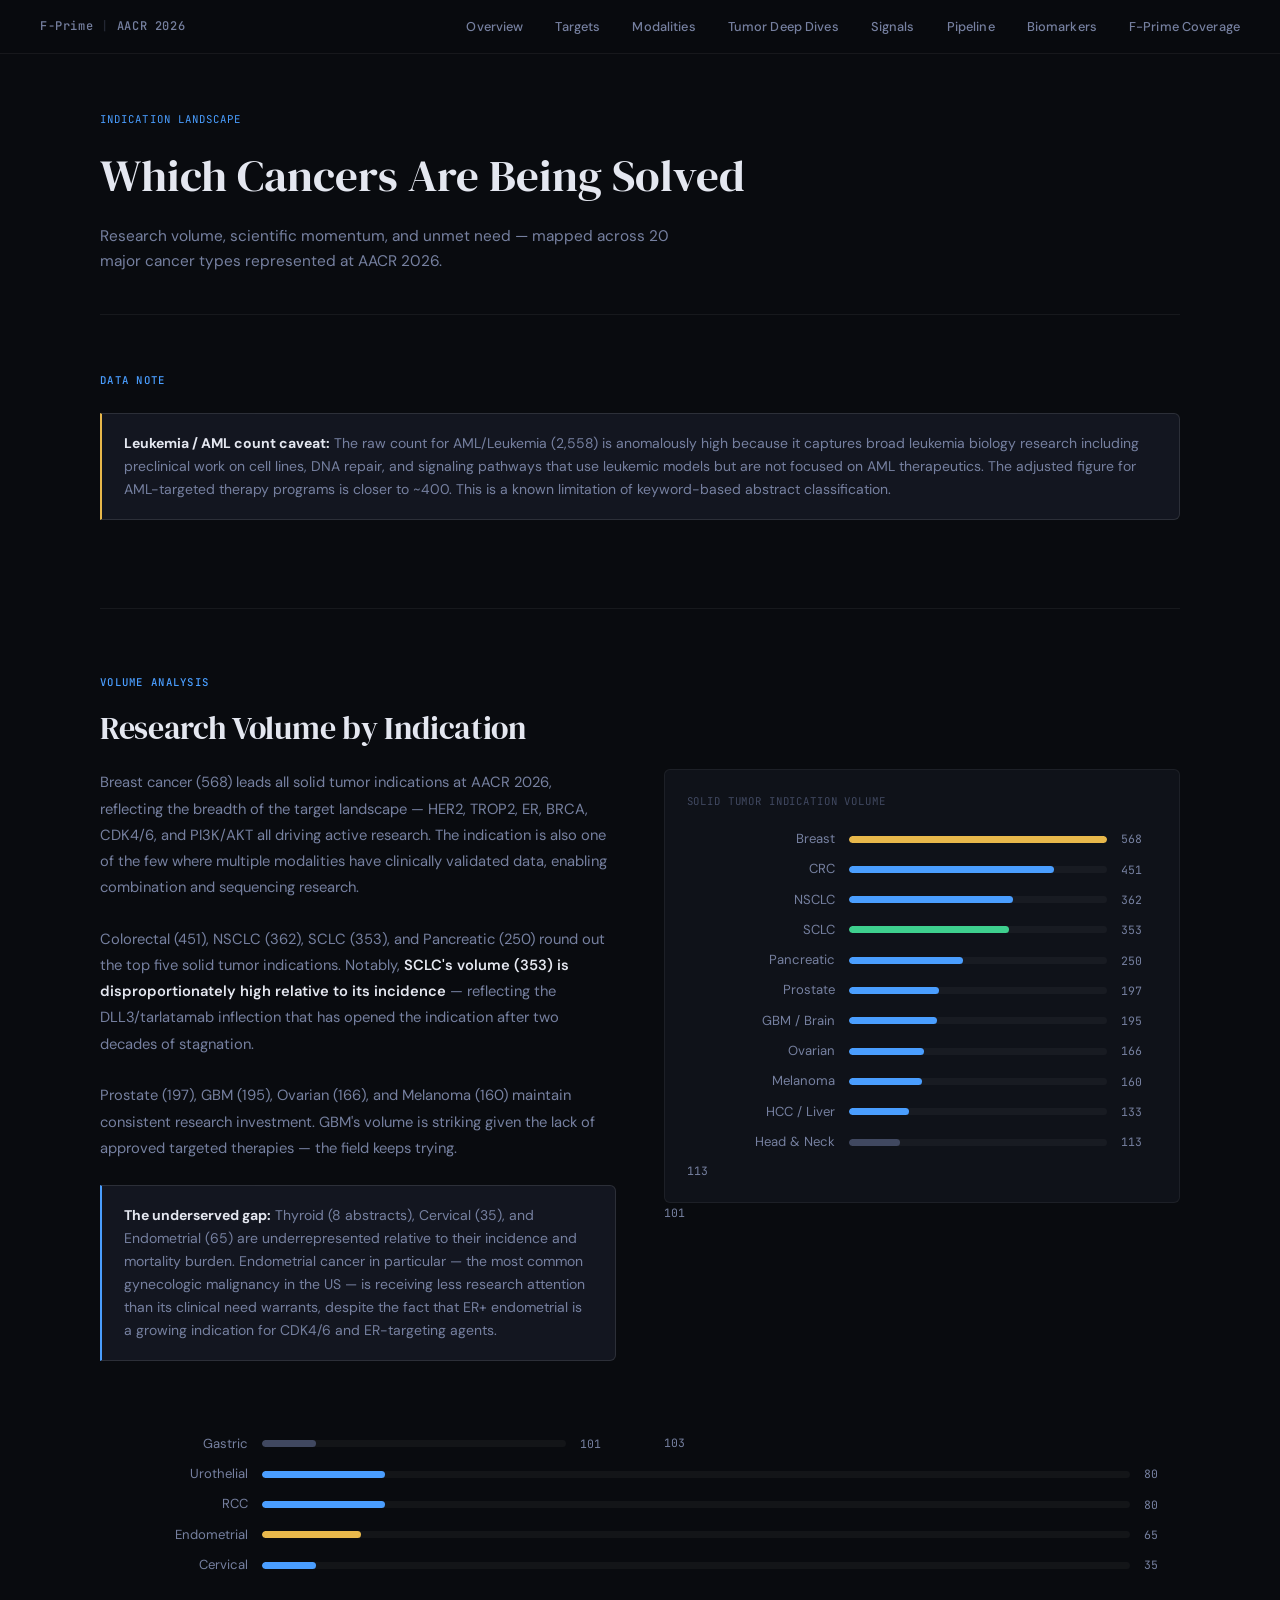
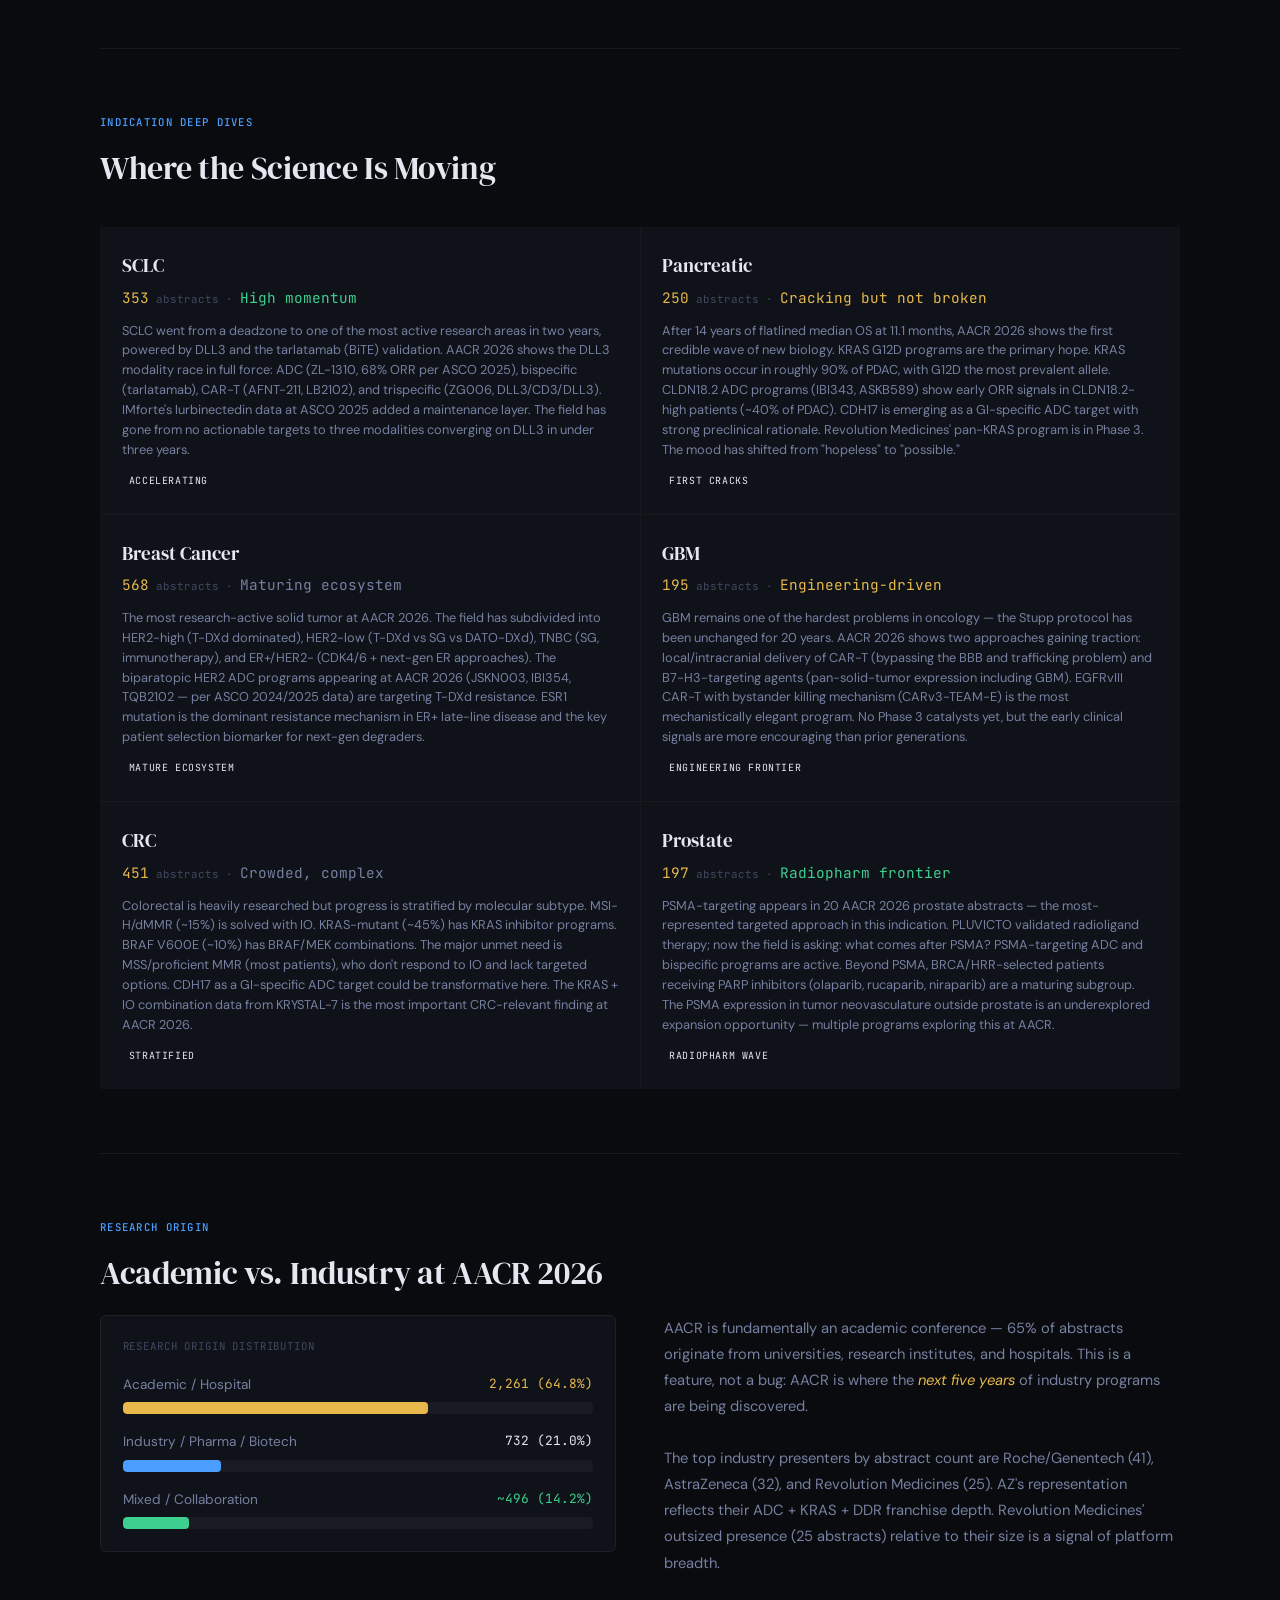
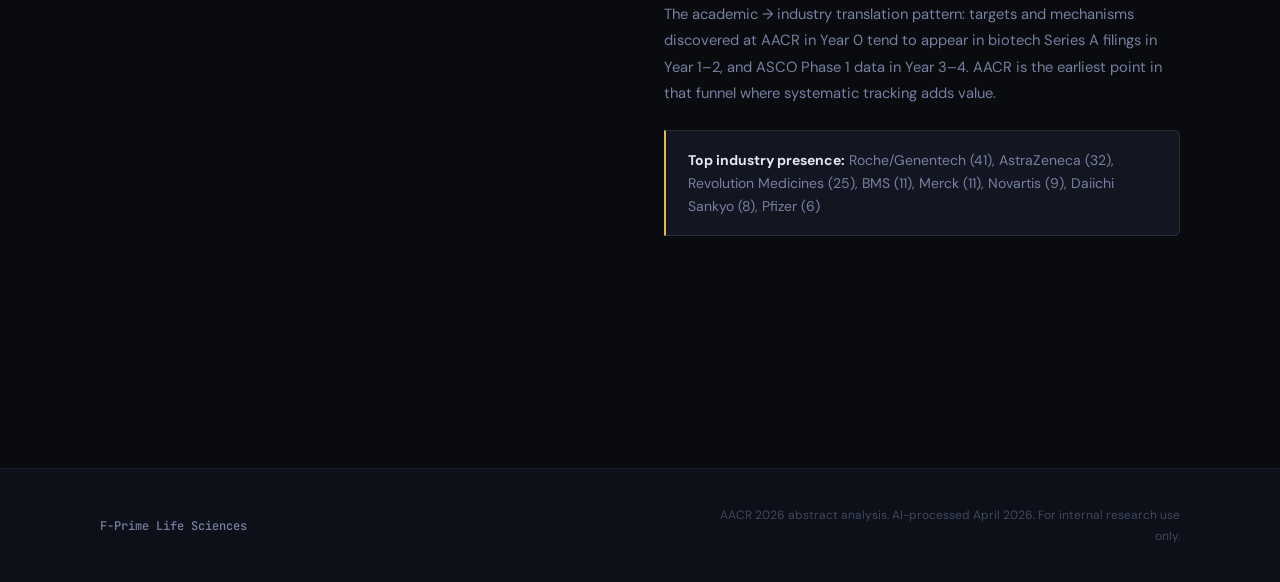
<file: indications.html>
<!DOCTYPE html>
<html lang="en">
<head>
<meta charset="UTF-8">
<meta name="viewport" content="width=device-width, initial-scale=1.0">
<title>Indication Landscape — AACR 2026 Intelligence Report</title>
<link rel="preconnect" href="https://fonts.googleapis.com">
<link href="https://fonts.googleapis.com/css2?family=DM+Serif+Display:ital@0;1&family=DM+Sans:wght@300;400;500;600&family=JetBrains+Mono:wght@400;500&display=swap" rel="stylesheet">
<link rel="stylesheet" href="styles.css">
</head>
<body>

<nav class="nav">
  <div class="nav-brand">F-Prime<span class="nav-sep">|</span>AACR 2026</div>
  <div class="nav-links">
    <a href="index.html">Overview</a>
    <a href="targets.html">Targets</a>
    <a href="modalities.html">Modalities</a>
    <a href="tumors.html">Tumor Deep Dives</a>
    <a href="emerging.html">Signals</a>
    <a href="pipeline.html">Pipeline</a>
    <a href="biomarkers.html">Biomarkers</a>
    <a href="coverage.html">F-Prime Coverage</a>
  </div>
</nav>

<div class="container">
  <div class="page-header">
    <div class="page-tag">Indication Landscape</div>
    <h1>Which Cancers Are Being Solved</h1>
    <p>Research volume, scientific momentum, and unmet need — mapped across 20 major cancer types represented at AACR 2026.</p>
  </div>
</div>

<main class="container main-content" style="padding-top:0">

  <!-- NOTE ABOUT AML -->
  <section class="content-section">
    <div class="section-label">Data Note</div>
    <div class="callout callout-gold">
      <p><strong>Leukemia / AML count caveat:</strong> The raw count for AML/Leukemia (2,558) is anomalously high because it captures broad leukemia biology research including preclinical work on cell lines, DNA repair, and signaling pathways that use leukemic models but are not focused on AML therapeutics. The adjusted figure for AML-targeted therapy programs is closer to ~400. This is a known limitation of keyword-based abstract classification.</p>
    </div>
  </section>

  <!-- INDICATION OVERVIEW -->
  <section class="content-section">
    <div class="section-label">Volume Analysis</div>
    <h2 class="section-title">Research Volume by Indication</h2>

    <div class="two-col">
      <div>
        <p class="prose">Breast cancer (568) leads all solid tumor indications at AACR 2026, reflecting the breadth of the target landscape — HER2, TROP2, ER, BRCA, CDK4/6, and PI3K/AKT all driving active research. The indication is also one of the few where multiple modalities have clinically validated data, enabling combination and sequencing research.</p>
        <br>
        <p class="prose">Colorectal (451), NSCLC (362), SCLC (353), and Pancreatic (250) round out the top five solid tumor indications. Notably, <strong>SCLC's volume (353) is disproportionately high relative to its incidence</strong> — reflecting the DLL3/tarlatamab inflection that has opened the indication after two decades of stagnation.</p>
        <br>
        <p class="prose">Prostate (197), GBM (195), Ovarian (166), and Melanoma (160) maintain consistent research investment. GBM's volume is striking given the lack of approved targeted therapies — the field keeps trying.</p>

        <div class="callout" style="margin-top:1.5rem">
          <p><strong>The underserved gap:</strong> Thyroid (8 abstracts), Cervical (35), and Endometrial (65) are underrepresented relative to their incidence and mortality burden. Endometrial cancer in particular — the most common gynecologic malignancy in the US — is receiving less research attention than its clinical need warrants, despite the fact that ER+ endometrial is a growing indication for CDK4/6 and ER-targeting agents.</p>
        </div>
      </div>
      <div>
        <div class="chart-box">
          <div class="chart-title">Solid Tumor Indication Volume</div>
          <div class="bar-row" style="margin-top:0.5rem"><div class="bar-label">Breast</div><div class="bar-track"><div class="bar-fill bar-fill--gold" style="width:100%"></div></div><div class="bar-value">568</div></div>
          <div class="bar-row"><div class="bar-label">CRC</div><div class="bar-track"><div class="bar-fill" style="width:79.4%"></div></div><div class="bar-value">451</div></div>
          <div class="bar-row"><div class="bar-label">NSCLC</div><div class="bar-track"><div class="bar-fill" style="width:63.7%"></div></div><div class="bar-value">362</div></div>
          <div class="bar-row"><div class="bar-label">SCLC</div><div class="bar-track"><div class="bar-fill bar-fill--green" style="width:62.1%"></div></div><div class="bar-value">353</div></div>
          <div class="bar-row"><div class="bar-label">Pancreatic</div><div class="bar-track"><div class="bar-fill bar-fill--muted" style="width:44%"></div></div><div class="bar-value">250</div></div>
          <div class="bar-row"><div class="bar-label">Prostate</div><div class="bar-track"><div class="bar-fill bar-fill--muted" style="width:34.7%"></div></div><div class="bar-value">197</div></div>
          <div class="bar-row"><div class="bar-label">GBM / Brain</div><div class="bar-track"><div class="bar-fill bar-fill--muted" style="width:34.3%"></div></div><div class="bar-value">195</div></div>
          <div class="bar-row"><div class="bar-label">Ovarian</div><div class="bar-track"><div class="bar-fill bar-fill--muted" style="width:29.2%"></div></div><div class="bar-value">166</div></div>
          <div class="bar-row"><div class="bar-label">Melanoma</div><div class="bar-track"><div class="bar-fill bar-fill--muted" style="width:28.2%"></div></div><div class="bar-value">160</div></div>
          <div class="bar-row"><div class="bar-label">HCC / Liver</div><div class="bar-track"><div class="bar-fill bar-fill--muted" style="width:23.4%"></div></div><div class="bar-value">133</div></div>
          <div class="bar-row"><div class="bar-label">Head &amp; Neck</div><div class="bar-track"><div class="bar-fill bar-fill--dim" style="width:19.9%"></div></div><div class="bar-value">113</div></div><div class="bar-value">113</div></div><div class="bar-value">101</div></div>
          <div class="bar-row"><div class="bar-label">Gastric</div><div class="bar-track"><div class="bar-fill bar-fill--dim" style="width:17.8%"></div></div><div class="bar-value">101</div></div><div class="bar-value">103</div></div>
          <div class="bar-row"><div class="bar-label">Urothelial</div><div class="bar-track"><div class="bar-fill bar-fill--muted" style="width:14.1%"></div></div><div class="bar-value">80</div></div>
          <div class="bar-row"><div class="bar-label">RCC</div><div class="bar-track"><div class="bar-fill bar-fill--muted" style="width:14.1%"></div></div><div class="bar-value">80</div></div>
          <div class="bar-row"><div class="bar-label">Endometrial</div><div class="bar-track"><div class="bar-fill bar-fill--gold" style="width:11.4%"></div></div><div class="bar-value">65</div></div>
          <div class="bar-row"><div class="bar-label">Cervical</div><div class="bar-track"><div class="bar-fill bar-fill--muted" style="width:6.2%"></div></div><div class="bar-value">35</div></div>
        </div>
      </div>
    </div>
  </section>

  <!-- INDICATION CARDS -->
  <section class="content-section">
    <div class="section-label">Indication Deep Dives</div>
    <h2 class="section-title">Where the Science Is Moving</h2>

    <div class="target-grid" style="grid-template-columns: repeat(2, 1fr);">

      <div class="target-card">
        <div class="tc-name">SCLC</div>
        <div class="tc-count"><span>353</span> abstracts · <span style="color:var(--green)">High momentum</span></div>
        <div class="tc-desc">SCLC went from a deadzone to one of the most active research areas in two years, powered by DLL3 and the tarlatamab (BiTE) validation. AACR 2026 shows the DLL3 modality race in full force: ADC (ZL-1310, 68% ORR per ASCO 2025), bispecific (tarlatamab), CAR-T (AFNT-211, LB2102), and trispecific (ZG006, DLL3/CD3/DLL3). IMforte's lurbinectedin data at ASCO 2025 added a maintenance layer. The field has gone from no actionable targets to three modalities converging on DLL3 in under three years.</div>
        <span class="tc-badge badge--hot">ACCELERATING</span>
      </div>

      <div class="target-card">
        <div class="tc-name">Pancreatic</div>
        <div class="tc-count"><span>250</span> abstracts · <span style="color:var(--gold)">Cracking but not broken</span></div>
        <div class="tc-desc">After 14 years of flatlined median OS at 11.1 months, AACR 2026 shows the first credible wave of new biology. KRAS G12D programs are the primary hope. KRAS mutations occur in roughly 90% of PDAC, with G12D the most prevalent allele. CLDN18.2 ADC programs (IBI343, ASKB589) show early ORR signals in CLDN18.2-high patients (~40% of PDAC). CDH17 is emerging as a GI-specific ADC target with strong preclinical rationale. Revolution Medicines' pan-KRAS program is in Phase 3. The mood has shifted from "hopeless" to "possible."</div>
        <span class="tc-badge badge--rising">FIRST CRACKS</span>
      </div>

      <div class="target-card">
        <div class="tc-name">Breast Cancer</div>
        <div class="tc-count"><span>568</span> abstracts · <span style="color:var(--text-muted)">Maturing ecosystem</span></div>
        <div class="tc-desc">The most research-active solid tumor at AACR 2026. The field has subdivided into HER2-high (T-DXd dominated), HER2-low (T-DXd vs SG vs DATO-DXd), TNBC (SG, immunotherapy), and ER+/HER2- (CDK4/6 + next-gen ER approaches). The biparatopic HER2 ADC programs appearing at AACR 2026 (JSKN003, IBI354, TQB2102 — per ASCO 2024/2025 data) are targeting T-DXd resistance. ESR1 mutation is the dominant resistance mechanism in ER+ late-line disease and the key patient selection biomarker for next-gen degraders.</div>
        <span class="tc-badge badge--established">MATURE ECOSYSTEM</span>
      </div>

      <div class="target-card">
        <div class="tc-name">GBM</div>
        <div class="tc-count"><span>195</span> abstracts · <span style="color:var(--gold)">Engineering-driven</span></div>
        <div class="tc-desc">GBM remains one of the hardest problems in oncology — the Stupp protocol has been unchanged for 20 years. AACR 2026 shows two approaches gaining traction: local/intracranial delivery of CAR-T (bypassing the BBB and trafficking problem) and B7-H3-targeting agents (pan-solid-tumor expression including GBM). EGFRvIII CAR-T with bystander killing mechanism (CARv3-TEAM-E) is the most mechanistically elegant program. No Phase 3 catalysts yet, but the early clinical signals are more encouraging than prior generations.</div>
        <span class="tc-badge badge--watch">ENGINEERING FRONTIER</span>
      </div>

      <div class="target-card">
        <div class="tc-name">CRC</div>
        <div class="tc-count"><span>451</span> abstracts · <span style="color:var(--text-muted)">Crowded, complex</span></div>
        <div class="tc-desc">Colorectal is heavily researched but progress is stratified by molecular subtype. MSI-H/dMMR (~15%) is solved with IO. KRAS-mutant (~45%) has KRAS inhibitor programs. BRAF V600E (~10%) has BRAF/MEK combinations. The major unmet need is MSS/proficient MMR (most patients), who don't respond to IO and lack targeted options. CDH17 as a GI-specific ADC target could be transformative here. The KRAS + IO combination data from KRYSTAL-7 is the most important CRC-relevant finding at AACR 2026.</div>
        <span class="tc-badge badge--established">STRATIFIED</span>
      </div>

      <div class="target-card">
        <div class="tc-name">Prostate</div>
        <div class="tc-count"><span>197</span> abstracts · <span style="color:var(--green)">Radiopharm frontier</span></div>
        <div class="tc-desc">PSMA-targeting appears in 20 AACR 2026 prostate abstracts — the most-represented targeted approach in this indication. PLUVICTO validated radioligand therapy; now the field is asking: what comes after PSMA? PSMA-targeting ADC and bispecific programs are active. Beyond PSMA, BRCA/HRR-selected patients receiving PARP inhibitors (olaparib, rucaparib, niraparib) are a maturing subgroup. The PSMA expression in tumor neovasculature outside prostate is an underexplored expansion opportunity — multiple programs exploring this at AACR.</div>
        <span class="tc-badge badge--rising">RADIOPHARM WAVE</span>
      </div>

    </div>
  </section>

  <!-- ACADEMIC VS INDUSTRY -->
  <section class="content-section">
    <div class="section-label">Research Origin</div>
    <h2 class="section-title">Academic vs. Industry at AACR 2026</h2>

    <div class="two-col">
      <div>
        <div class="chart-box">
          <div class="chart-title">Research Origin Distribution</div>
          <div style="display:flex; flex-direction:column; gap:1rem; margin-top:1rem">
            <div>
              <div style="display:flex; justify-content:space-between; margin-bottom:0.4rem">
                <span style="font-size:0.85rem; color:var(--text-muted)">Academic / Hospital</span>
                <span style="font-family:var(--font-mono); font-size:0.8rem; color:var(--gold)">2,261 (64.8%)</span>
              </div>
              <div class="bar-track" style="height:12px"><div class="bar-fill bar-fill--gold" style="width:64.8%; height:100%"></div></div>
            </div>
            <div>
              <div style="display:flex; justify-content:space-between; margin-bottom:0.4rem">
                <span style="font-size:0.85rem; color:var(--text-muted)">Industry / Pharma / Biotech</span>
                <span style="font-family:var(--font-mono); font-size:0.8rem; color:var(--accent)">732 (21.0%)</span>
              </div>
              <div class="bar-track" style="height:12px"><div class="bar-fill" style="width:21%; height:100%"></div></div>
            </div>
            <div>
              <div style="display:flex; justify-content:space-between; margin-bottom:0.4rem">
                <span style="font-size:0.85rem; color:var(--text-muted)">Mixed / Collaboration</span>
                <span style="font-family:var(--font-mono); font-size:0.8rem; color:var(--green)">~496 (14.2%)</span>
              </div>
              <div class="bar-track" style="height:12px"><div class="bar-fill bar-fill--green" style="width:14.2%; height:100%"></div></div>
            </div>
          </div>
        </div>
      </div>
      <div>
        <p class="prose">AACR is fundamentally an academic conference — 65% of abstracts originate from universities, research institutes, and hospitals. This is a feature, not a bug: AACR is where the <em>next five years</em> of industry programs are being discovered.</p>
        <br>
        <p class="prose">The top industry presenters by abstract count are Roche/Genentech (41), AstraZeneca (32), and Revolution Medicines (25). AZ's representation reflects their ADC + KRAS + DDR franchise depth. Revolution Medicines' outsized presence (25 abstracts) relative to their size is a signal of platform breadth.</p>
        <br>
        <p class="prose">The academic → industry translation pattern: targets and mechanisms discovered at AACR in Year 0 tend to appear in biotech Series A filings in Year 1–2, and ASCO Phase 1 data in Year 3–4. AACR is the earliest point in that funnel where systematic tracking adds value.</p>

        <div class="callout callout-gold">
          <p><strong>Top industry presence:</strong> Roche/Genentech (41), AstraZeneca (32), Revolution Medicines (25), BMS (11), Merck (11), Novartis (9), Daiichi Sankyo (8), Pfizer (6)</p>
        </div>
      </div>
    </div>
  </section>

</main>

<footer class="footer">
  <div class="container">
    <div class="footer-brand">F-Prime Life Sciences</div>
    <div class="footer-note">AACR 2026 abstract analysis. AI-processed April 2026. For internal research use only.</div>
  </div>
</footer>

</body>
</html>
</file>
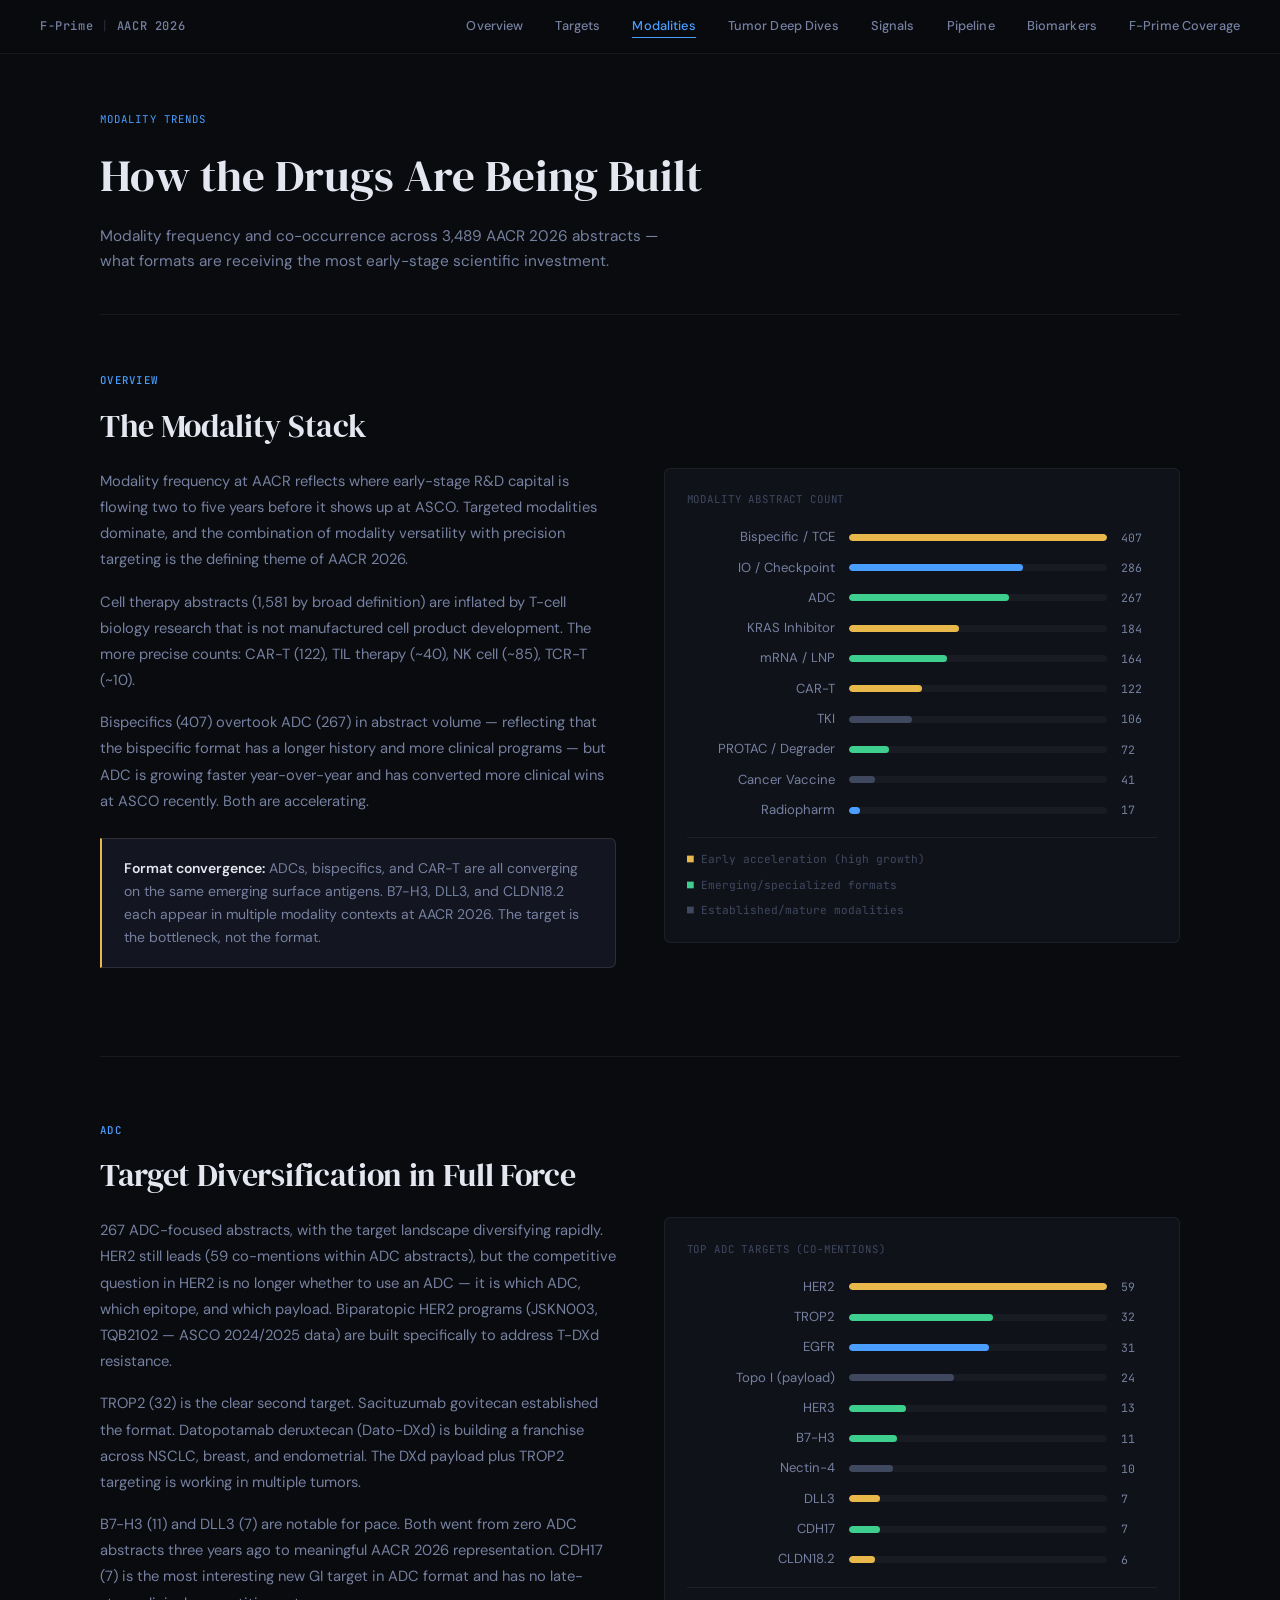
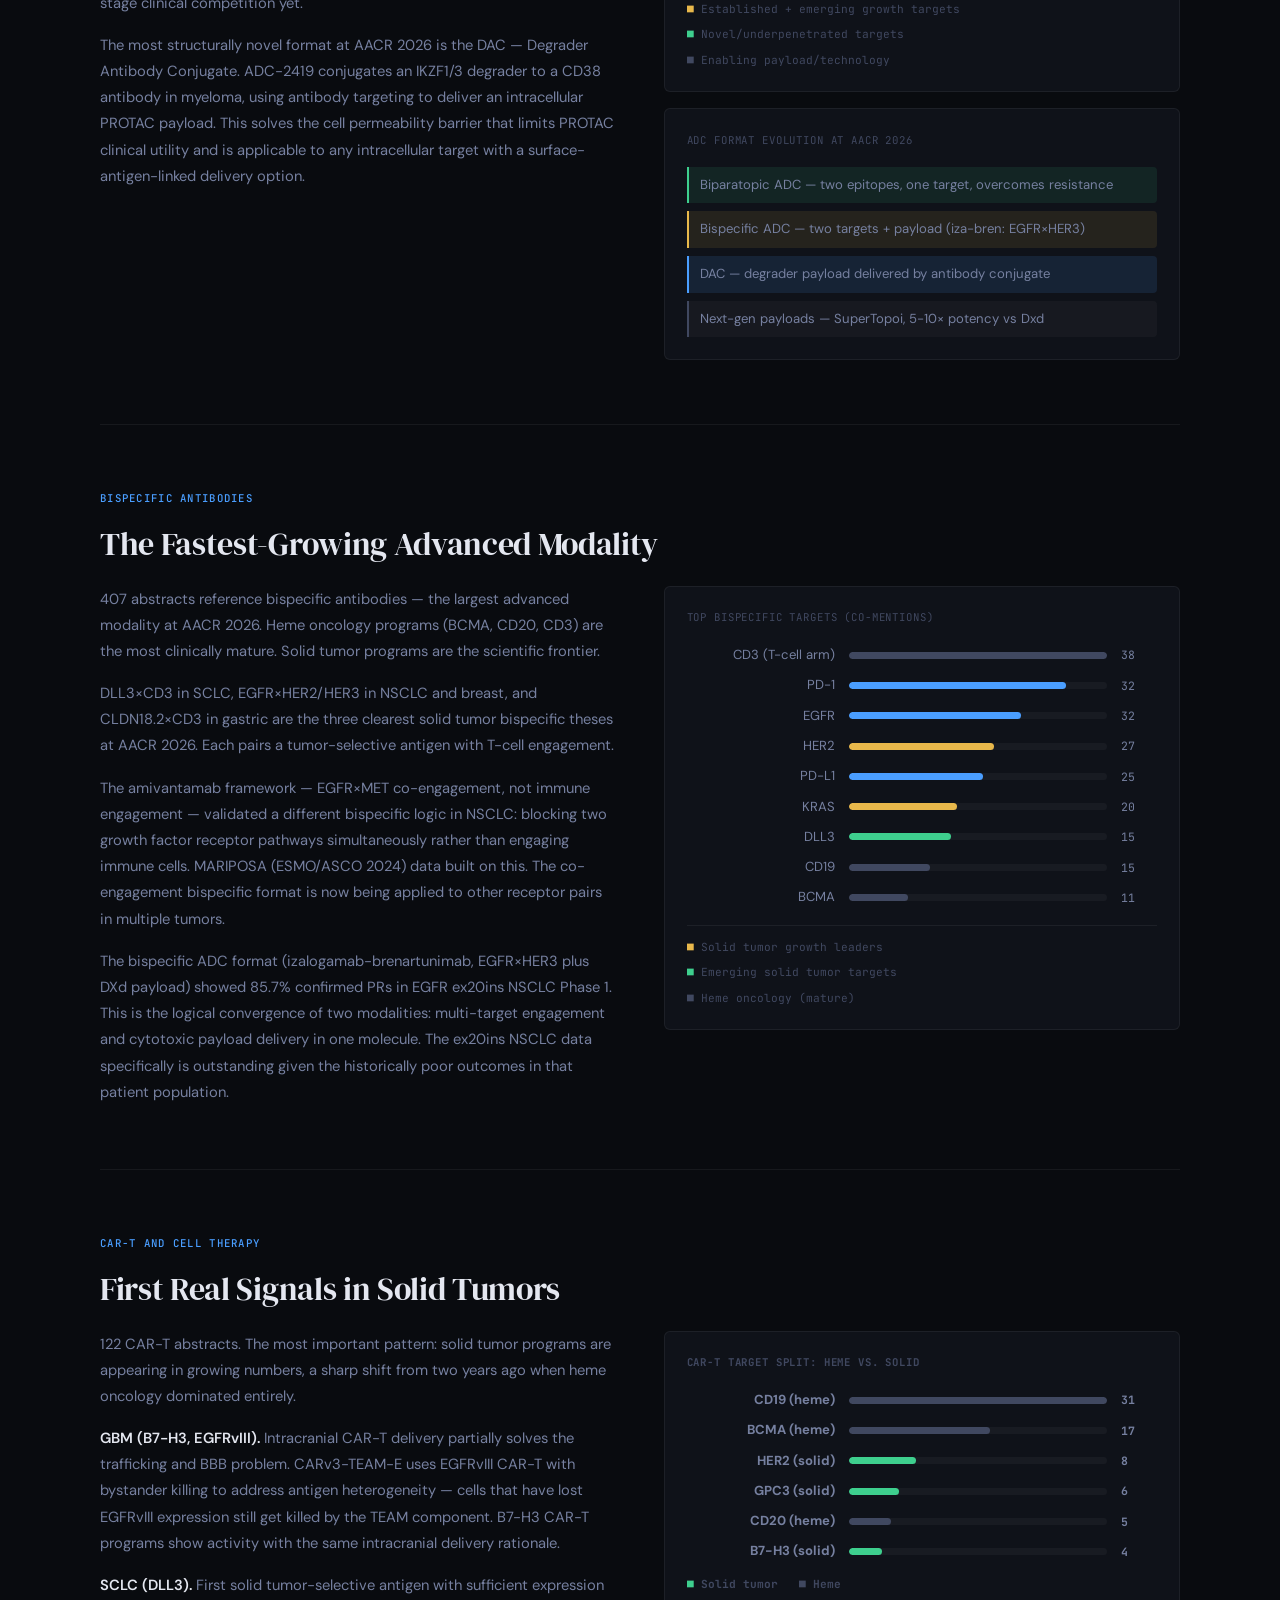
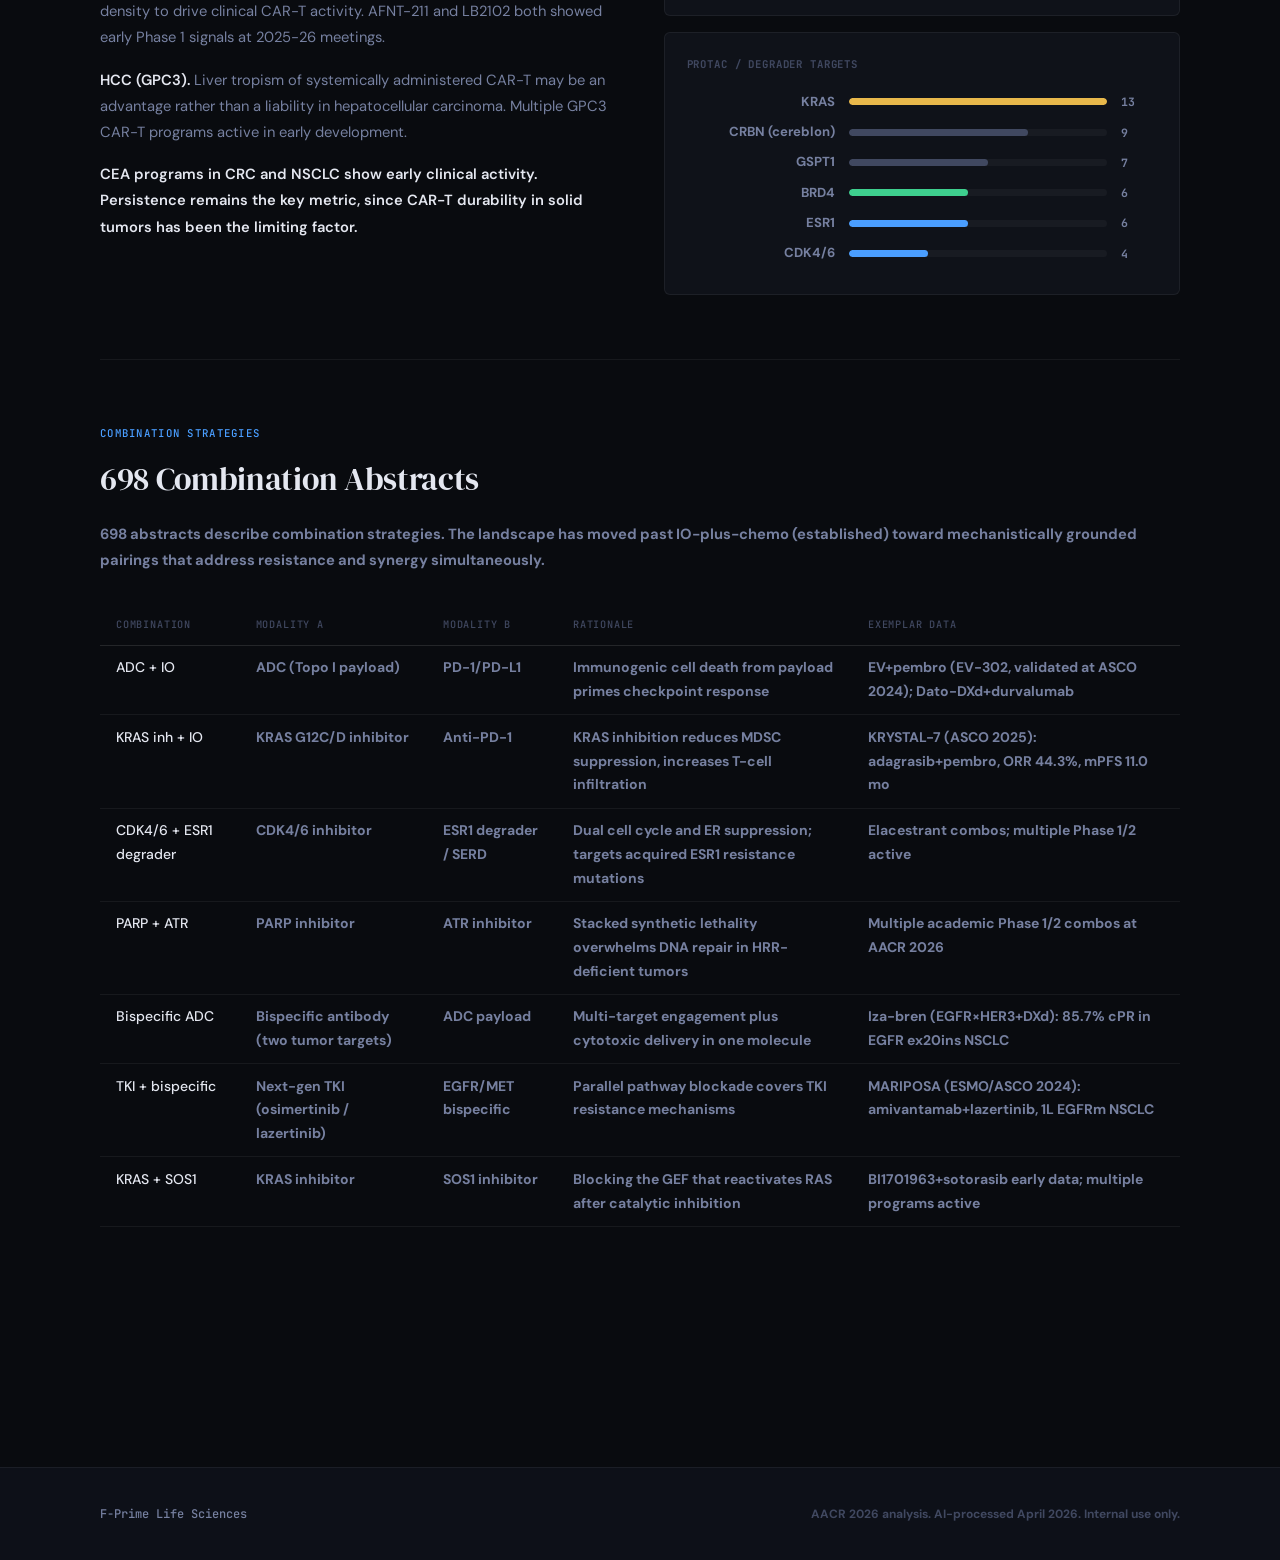
<file: modalities.html>
<!DOCTYPE html>
<html lang="en">
<head>
<meta charset="UTF-8">
<meta name="viewport" content="width=device-width, initial-scale=1.0">
<title>Modality Trends — AACR 2026 Intelligence</title>
<link rel="preconnect" href="https://fonts.googleapis.com">
<link href="https://fonts.googleapis.com/css2?family=DM+Serif+Display:ital@0;1&family=DM+Sans:wght@300;400;500;600&family=JetBrains+Mono:wght@400;500&display=swap" rel="stylesheet">
<link rel="stylesheet" href="styles.css">
</head>
<body>

<nav class="nav">
  <div class="nav-brand">F-Prime<span class="nav-sep">|</span>AACR 2026</div>
  <div class="nav-links">
    <a href="index.html">Overview</a>
    <a href="targets.html">Targets</a>
    <a href="modalities.html" class="active">Modalities</a>
    <a href="tumors.html">Tumor Deep Dives</a>
    <a href="emerging.html">Signals</a>
    <a href="pipeline.html">Pipeline</a>
    <a href="biomarkers.html">Biomarkers</a>
    <a href="coverage.html">F-Prime Coverage</a>
  </div>
</nav>

<div class="container">
  <div class="page-header">
    <div class="page-tag">Modality Trends</div>
    <h1>How the Drugs Are Being Built</h1>
    <p>Modality frequency and co-occurrence across 3,489 AACR 2026 abstracts — what formats are receiving the most early-stage scientific investment.</p>
  </div>
</div>

<main class="container main-content" style="padding-top:0">

  <section class="content-section">
    <div class="section-label">Overview</div>
    <h2 class="section-title">The Modality Stack</h2>
    <div class="two-col">
      <div class="prose">
        <p>Modality frequency at AACR reflects where early-stage R&D capital is flowing two to five years before it shows up at ASCO. Targeted modalities dominate, and the combination of modality versatility with precision targeting is the defining theme of AACR 2026.</p>
        <p>Cell therapy abstracts (1,581 by broad definition) are inflated by T-cell biology research that is not manufactured cell product development. The more precise counts: CAR-T (122), TIL therapy (~40), NK cell (~85), TCR-T (~10).</p>
        <p>Bispecifics (407) overtook ADC (267) in abstract volume — reflecting that the bispecific format has a longer history and more clinical programs — but ADC is growing faster year-over-year and has converted more clinical wins at ASCO recently. Both are accelerating.</p>
        <div class="callout callout-gold">
          <p><strong>Format convergence:</strong> ADCs, bispecifics, and CAR-T are all converging on the same emerging surface antigens. B7-H3, DLL3, and CLDN18.2 each appear in multiple modality contexts at AACR 2026. The target is the bottleneck, not the format.</p>
        </div>
      </div>
      <div>
        <div class="chart-box">
          <div class="chart-title">Modality Abstract Count</div>
          <div class="bar-row" style="margin-top:0.5rem"><div class="bar-label">Bispecific / TCE</div><div class="bar-track"><div class="bar-fill bar-fill--gold" style="width:100%"></div></div><div class="bar-value">407</div></div>
          <div class="bar-row"><div class="bar-label">IO / Checkpoint</div><div class="bar-track"><div class="bar-fill" style="width:67.3%"></div></div><div class="bar-value">286</div></div>
          <div class="bar-row"><div class="bar-label">ADC</div><div class="bar-track"><div class="bar-fill bar-fill--green" style="width:62%"></div></div><div class="bar-value">267</div></div>
          <div class="bar-row"><div class="bar-label">KRAS Inhibitor</div><div class="bar-track"><div class="bar-fill bar-fill--gold" style="width:42.7%"></div></div><div class="bar-value">184</div></div>
          <div class="bar-row"><div class="bar-label">mRNA / LNP</div><div class="bar-track"><div class="bar-fill bar-fill--green" style="width:38%"></div></div><div class="bar-value">164</div></div>
          <div class="bar-row"><div class="bar-label">CAR-T</div><div class="bar-track"><div class="bar-fill bar-fill--gold" style="width:28.3%"></div></div><div class="bar-value">122</div></div>
          <div class="bar-row"><div class="bar-label">TKI</div><div class="bar-track"><div class="bar-fill bar-fill--dim" style="width:24.6%"></div></div><div class="bar-value">106</div></div>
          <div class="bar-row"><div class="bar-label">PROTAC / Degrader</div><div class="bar-track"><div class="bar-fill bar-fill--green" style="width:15.6%"></div></div><div class="bar-value">72</div></div>
          <div class="bar-row"><div class="bar-label">Cancer Vaccine</div><div class="bar-track"><div class="bar-fill bar-fill--dim" style="width:10.1%"></div></div><div class="bar-value">41</div></div>
          <div class="bar-row"><div class="bar-label">Radiopharm</div><div class="bar-track"><div class="bar-fill" style="width:4.2%"></div></div><div class="bar-value">17</div></div>
          <div style="margin-top:1rem;font-size:0.7rem;color:var(--text-dim);font-family:var(--font-mono);display:flex;flex-direction:column;gap:0.4rem;padding-top:0.75rem;border-top:1px solid var(--border)">
            <div><span style="color:var(--gold)">■</span> Early acceleration (high growth)</div>
            <div><span style="color:var(--green)">■</span> Emerging/specialized formats</div>
            <div><span style="color:var(--text-dim)">■</span> Established/mature modalities</div>
          </div>
        </div>
      </div>
    </div>
  </section>

  <section class="content-section">
    <div class="section-label">ADC</div>
    <h2 class="section-title">Target Diversification in Full Force</h2>
    <div class="two-col">
      <div class="prose">
        <p>267 ADC-focused abstracts, with the target landscape diversifying rapidly. HER2 still leads (59 co-mentions within ADC abstracts), but the competitive question in HER2 is no longer whether to use an ADC — it is which ADC, which epitope, and which payload. Biparatopic HER2 programs (JSKN003, TQB2102 — ASCO 2024/2025 data) are built specifically to address T-DXd resistance.</p>
        <p>TROP2 (32) is the clear second target. Sacituzumab govitecan established the format. Datopotamab deruxtecan (Dato-DXd) is building a franchise across NSCLC, breast, and endometrial. The DXd payload plus TROP2 targeting is working in multiple tumors.</p>
        <p>B7-H3 (11) and DLL3 (7) are notable for pace. Both went from zero ADC abstracts three years ago to meaningful AACR 2026 representation. CDH17 (7) is the most interesting new GI target in ADC format and has no late-stage clinical competition yet.</p>
        <p>The most structurally novel format at AACR 2026 is the DAC — Degrader Antibody Conjugate. ADC-2419 conjugates an IKZF1/3 degrader to a CD38 antibody in myeloma, using antibody targeting to deliver an intracellular PROTAC payload. This solves the cell permeability barrier that limits PROTAC clinical utility and is applicable to any intracellular target with a surface-antigen-linked delivery option.</p>
      </div>
      <div>
        <div class="chart-box" style="margin-bottom:1rem">
          <div class="chart-title">Top ADC Targets (Co-mentions)</div>
          <div class="bar-row" style="margin-top:0.5rem"><div class="bar-label">HER2</div><div class="bar-track"><div class="bar-fill bar-fill--gold" style="width:100%"></div></div><div class="bar-value">59</div></div>
          <div class="bar-row"><div class="bar-label">TROP2</div><div class="bar-track"><div class="bar-fill bar-fill--green" style="width:55.9%"></div></div><div class="bar-value">32</div></div>
          <div class="bar-row"><div class="bar-label">EGFR</div><div class="bar-track"><div class="bar-fill" style="width:54.2%"></div></div><div class="bar-value">31</div></div>
          <div class="bar-row"><div class="bar-label">Topo I (payload)</div><div class="bar-track"><div class="bar-fill bar-fill--dim" style="width:40.7%"></div></div><div class="bar-value">24</div></div>
          <div class="bar-row"><div class="bar-label">HER3</div><div class="bar-track"><div class="bar-fill bar-fill--green" style="width:22%"></div></div><div class="bar-value">13</div></div>
          <div class="bar-row"><div class="bar-label">B7-H3</div><div class="bar-track"><div class="bar-fill bar-fill--green" style="width:18.6%"></div></div><div class="bar-value">11</div></div>
          <div class="bar-row"><div class="bar-label">Nectin-4</div><div class="bar-track"><div class="bar-fill bar-fill--dim" style="width:16.9%"></div></div><div class="bar-value">10</div></div>
          <div class="bar-row"><div class="bar-label">DLL3</div><div class="bar-track"><div class="bar-fill bar-fill--gold" style="width:11.9%"></div></div><div class="bar-value">7</div></div>
          <div class="bar-row"><div class="bar-label">CDH17</div><div class="bar-track"><div class="bar-fill bar-fill--green" style="width:11.9%"></div></div><div class="bar-value">7</div></div>
          <div class="bar-row"><div class="bar-label">CLDN18.2</div><div class="bar-track"><div class="bar-fill bar-fill--gold" style="width:10.2%"></div></div><div class="bar-value">6</div></div>
          <div style="margin-top:1rem;font-size:0.7rem;color:var(--text-dim);font-family:var(--font-mono);display:flex;flex-direction:column;gap:0.4rem;padding-top:0.75rem;border-top:1px solid var(--border)">
            <div><span style="color:var(--gold)">■</span> Established + emerging growth targets</div>
            <div><span style="color:var(--green)">■</span> Novel/underpenetrated targets</div>
            <div><span style="color:var(--text-dim)">■</span> Enabling payload/technology</div>
          </div>
        </div>
        <div class="chart-box">
          <div class="chart-title">ADC Format Evolution at AACR 2026</div>
          <div style="display:flex;flex-direction:column;gap:0.5rem;margin-top:0.5rem">
            <div style="font-size:0.82rem;color:var(--text-muted);padding:0.45rem 0.7rem;background:var(--green-dim);border-left:2px solid var(--green);border-radius:0 4px 4px 0">Biparatopic ADC — two epitopes, one target, overcomes resistance</div>
            <div style="font-size:0.82rem;color:var(--text-muted);padding:0.45rem 0.7rem;background:var(--gold-dim);border-left:2px solid var(--gold);border-radius:0 4px 4px 0">Bispecific ADC — two targets + payload (iza-bren: EGFR×HER3)</div>
            <div style="font-size:0.82rem;color:var(--text-muted);padding:0.45rem 0.7rem;background:var(--blue-dim);border-left:2px solid var(--blue);border-radius:0 4px 4px 0">DAC — degrader payload delivered by antibody conjugate</div>
            <div style="font-size:0.82rem;color:var(--text-muted);padding:0.45rem 0.7rem;background:rgba(255,255,255,0.03);border-left:2px solid var(--text-dim);border-radius:0 4px 4px 0">Next-gen payloads — SuperTopoi, 5-10× potency vs Dxd</div>
          </div>
        </div>
      </div>
    </div>
  </section>

  <section class="content-section">
    <div class="section-label">Bispecific Antibodies</div>
    <h2 class="section-title">The Fastest-Growing Advanced Modality</h2>
    <div class="two-col">
      <div class="prose">
        <p>407 abstracts reference bispecific antibodies — the largest advanced modality at AACR 2026. Heme oncology programs (BCMA, CD20, CD3) are the most clinically mature. Solid tumor programs are the scientific frontier.</p>
        <p>DLL3×CD3 in SCLC, EGFR×HER2/HER3 in NSCLC and breast, and CLDN18.2×CD3 in gastric are the three clearest solid tumor bispecific theses at AACR 2026. Each pairs a tumor-selective antigen with T-cell engagement.</p>
        <p>The amivantamab framework — EGFR×MET co-engagement, not immune engagement — validated a different bispecific logic in NSCLC: blocking two growth factor receptor pathways simultaneously rather than engaging immune cells. MARIPOSA (ESMO/ASCO 2024) data built on this. The co-engagement bispecific format is now being applied to other receptor pairs in multiple tumors.</p>
        <p>The bispecific ADC format (izalogamab-brenartunimab, EGFR×HER3 plus DXd payload) showed 85.7% confirmed PRs in EGFR ex20ins NSCLC Phase 1. This is the logical convergence of two modalities: multi-target engagement and cytotoxic payload delivery in one molecule. The ex20ins NSCLC data specifically is outstanding given the historically poor outcomes in that patient population.</p>
      </div>
      <div>
        <div class="chart-box">
          <div class="chart-title">Top Bispecific Targets (Co-mentions)</div>
          <div class="bar-row" style="margin-top:0.5rem"><div class="bar-label">CD3 (T-cell arm)</div><div class="bar-track"><div class="bar-fill bar-fill--dim" style="width:100%"></div></div><div class="bar-value">38</div></div>
          <div class="bar-row"><div class="bar-label">PD-1</div><div class="bar-track"><div class="bar-fill" style="width:84.2%"></div></div><div class="bar-value">32</div></div>
          <div class="bar-row"><div class="bar-label">EGFR</div><div class="bar-track"><div class="bar-fill" style="width:66.7%"></div></div><div class="bar-value">32</div></div>
          <div class="bar-row"><div class="bar-label">HER2</div><div class="bar-track"><div class="bar-fill bar-fill--gold" style="width:56.3%"></div></div><div class="bar-value">27</div></div>
          <div class="bar-row"><div class="bar-label">PD-L1</div><div class="bar-track"><div class="bar-fill" style="width:52.1%"></div></div><div class="bar-value">25</div></div>
          <div class="bar-row"><div class="bar-label">KRAS</div><div class="bar-track"><div class="bar-fill bar-fill--gold" style="width:41.7%"></div></div><div class="bar-value">20</div></div>
          <div class="bar-row"><div class="bar-label">DLL3</div><div class="bar-track"><div class="bar-fill bar-fill--green" style="width:39.5%"></div></div><div class="bar-value">15</div></div>
          <div class="bar-row"><div class="bar-label">CD19</div><div class="bar-track"><div class="bar-fill bar-fill--dim" style="width:31.3%"></div></div><div class="bar-value">15</div></div>
          <div class="bar-row"><div class="bar-label">BCMA</div><div class="bar-track"><div class="bar-fill bar-fill--dim" style="width:22.9%"></div></div><div class="bar-value">11</div></div>
          <div style="margin-top:1rem;font-size:0.7rem;color:var(--text-dim);font-family:var(--font-mono);display:flex;flex-direction:column;gap:0.4rem;padding-top:0.75rem;border-top:1px solid var(--border)">
            <div><span style="color:var(--gold)">■</span> Solid tumor growth leaders</div>
            <div><span style="color:var(--green)">■</span> Emerging solid tumor targets</div>
            <div><span style="color:var(--text-dim)">■</span> Heme oncology (mature)</div>
          </div>
        </div>
      </div>
    </div>
  </section>

  <section class="content-section">
    <div class="section-label">CAR-T and Cell Therapy</div>
    <h2 class="section-title">First Real Signals in Solid Tumors</h2>
    <div class="two-col">
      <div class="prose">
        <p>122 CAR-T abstracts. The most important pattern: solid tumor programs are appearing in growing numbers, a sharp shift from two years ago when heme oncology dominated entirely.</p>
        <p><strong>GBM (B7-H3, EGFRvIII).</strong> Intracranial CAR-T delivery partially solves the trafficking and BBB problem. CARv3-TEAM-E uses EGFRvIII CAR-T with bystander killing to address antigen heterogeneity — cells that have lost EGFRvIII expression still get killed by the TEAM component. B7-H3 CAR-T programs show activity with the same intracranial delivery rationale.</p>
        <p><strong>SCLC (DLL3).</strong> First solid tumor-selective antigen with sufficient expression density to drive clinical CAR-T activity. AFNT-211 and LB2102 both showed early Phase 1 signals at 2025-26 meetings.</p>
        <p><strong>HCC (GPC3).</strong> Liver tropism of systemically administered CAR-T may be an advantage rather than a liability in hepatocellular carcinoma. Multiple GPC3 CAR-T programs active in early development.</p>
        <p><strong>CEA programs in CRC and NSCLC show early clinical activity. Persistence remains the key metric, since CAR-T durability in solid tumors has been the limiting factor.</p>
      </div>
      <div>
        <div class="chart-box" style="margin-bottom:1rem">
          <div class="chart-title">CAR-T Target Split: Heme vs. Solid</div>
          <div class="bar-row" style="margin-top:0.5rem"><div class="bar-label">CD19 (heme)</div><div class="bar-track"><div class="bar-fill bar-fill--dim" style="width:100%"></div></div><div class="bar-value">31</div></div>
          <div class="bar-row"><div class="bar-label">BCMA (heme)</div><div class="bar-track"><div class="bar-fill bar-fill--dim" style="width:54.8%"></div></div><div class="bar-value">17</div></div>
          <div class="bar-row"><div class="bar-label">HER2 (solid)</div><div class="bar-track"><div class="bar-fill bar-fill--green" style="width:25.8%"></div></div><div class="bar-value">8</div></div>
          <div class="bar-row"><div class="bar-label">GPC3 (solid)</div><div class="bar-track"><div class="bar-fill bar-fill--green" style="width:19.4%"></div></div><div class="bar-value">6</div></div>
          <div class="bar-row"><div class="bar-label">CD20 (heme)</div><div class="bar-track"><div class="bar-fill bar-fill--dim" style="width:16.1%"></div></div><div class="bar-value">5</div></div>
          <div class="bar-row"><div class="bar-label">B7-H3 (solid)</div><div class="bar-track"><div class="bar-fill bar-fill--green" style="width:12.9%"></div></div><div class="bar-value">4</div></div>
          <div style="margin-top:0.75rem;font-size:0.7rem;color:var(--text-dim);font-family:var(--font-mono)">
            <span style="color:var(--green)">■</span> Solid tumor &nbsp; <span style="color:var(--text-dim)">■</span> Heme
          </div>
        </div>
        <div class="chart-box">
          <div class="chart-title">PROTAC / Degrader Targets</div>
          <div class="bar-row" style="margin-top:0.5rem"><div class="bar-label">KRAS</div><div class="bar-track"><div class="bar-fill bar-fill--gold" style="width:100%"></div></div><div class="bar-value">13</div></div>
          <div class="bar-row"><div class="bar-label">CRBN (cereblon)</div><div class="bar-track"><div class="bar-fill bar-fill--dim" style="width:69.2%"></div></div><div class="bar-value">9</div></div>
          <div class="bar-row"><div class="bar-label">GSPT1</div><div class="bar-track"><div class="bar-fill bar-fill--dim" style="width:53.8%"></div></div><div class="bar-value">7</div></div>
          <div class="bar-row"><div class="bar-label">BRD4</div><div class="bar-track"><div class="bar-fill bar-fill--green" style="width:46.2%"></div></div><div class="bar-value">6</div></div>
          <div class="bar-row"><div class="bar-label">ESR1</div><div class="bar-track"><div class="bar-fill" style="width:46.2%"></div></div><div class="bar-value">6</div></div>
          <div class="bar-row"><div class="bar-label">CDK4/6</div><div class="bar-track"><div class="bar-fill" style="width:30.8%"></div></div><div class="bar-value">4</div></div>
        </div>
      </div>
    </div>
  </section>

  <section class="content-section">
    <div class="section-label">Combination Strategies</div>
    <h2 class="section-title">698 Combination Abstracts</h2>
    <p class="prose" style="margin-bottom:2rem">698 abstracts describe combination strategies. The landscape has moved past IO-plus-chemo (established) toward mechanistically grounded pairings that address resistance and synergy simultaneously.</p>

    <div class="data-table-wrap">
      <table class="data-table">
        <thead>
          <tr>
            <th>Combination</th>
            <th>Modality A</th>
            <th>Modality B</th>
            <th>Rationale</th>
            <th>Exemplar Data</th>
          </tr>
        </thead>
        <tbody>
          <tr>
            <td>ADC + IO</td>
            <td>ADC (Topo I payload)</td>
            <td>PD-1/PD-L1</td>
            <td>Immunogenic cell death from payload primes checkpoint response</td>
            <td>EV+pembro (EV-302, validated at ASCO 2024); Dato-DXd+durvalumab</td>
          </tr>
          <tr>
            <td>KRAS inh + IO</td>
            <td>KRAS G12C/D inhibitor</td>
            <td>Anti-PD-1</td>
            <td>KRAS inhibition reduces MDSC suppression, increases T-cell infiltration</td>
            <td>KRYSTAL-7 (ASCO 2025): adagrasib+pembro, ORR 44.3%, mPFS 11.0 mo</td>
          </tr>
          <tr>
            <td>CDK4/6 + ESR1 degrader</td>
            <td>CDK4/6 inhibitor</td>
            <td>ESR1 degrader / SERD</td>
            <td>Dual cell cycle and ER suppression; targets acquired ESR1 resistance mutations</td>
            <td>Elacestrant combos; multiple Phase 1/2 active</td>
          </tr>
          <tr>
            <td>PARP + ATR</td>
            <td>PARP inhibitor</td>
            <td>ATR inhibitor</td>
            <td>Stacked synthetic lethality overwhelms DNA repair in HRR-deficient tumors</td>
            <td>Multiple academic Phase 1/2 combos at AACR 2026</td>
          </tr>
          <tr>
            <td>Bispecific ADC</td>
            <td>Bispecific antibody (two tumor targets)</td>
            <td>ADC payload</td>
            <td>Multi-target engagement plus cytotoxic delivery in one molecule</td>
            <td>Iza-bren (EGFR×HER3+DXd): 85.7% cPR in EGFR ex20ins NSCLC</td>
          </tr>
          <tr>
            <td>TKI + bispecific</td>
            <td>Next-gen TKI (osimertinib / lazertinib)</td>
            <td>EGFR/MET bispecific</td>
            <td>Parallel pathway blockade covers TKI resistance mechanisms</td>
            <td>MARIPOSA (ESMO/ASCO 2024): amivantamab+lazertinib, 1L EGFRm NSCLC</td>
          </tr>
          <tr>
            <td>KRAS + SOS1</td>
            <td>KRAS inhibitor</td>
            <td>SOS1 inhibitor</td>
            <td>Blocking the GEF that reactivates RAS after catalytic inhibition</td>
            <td>BI1701963+sotorasib early data; multiple programs active</td>
          </tr>
        </tbody>
      </table>
    </div>
  </section>

</main>

<footer class="footer">
  <div class="container">
    <div class="footer-brand">F-Prime Life Sciences</div>
    <div class="footer-note">AACR 2026 analysis. AI-processed April 2026. Internal use only.</div>
  </div>
</footer>
</body>
</html>
</file>
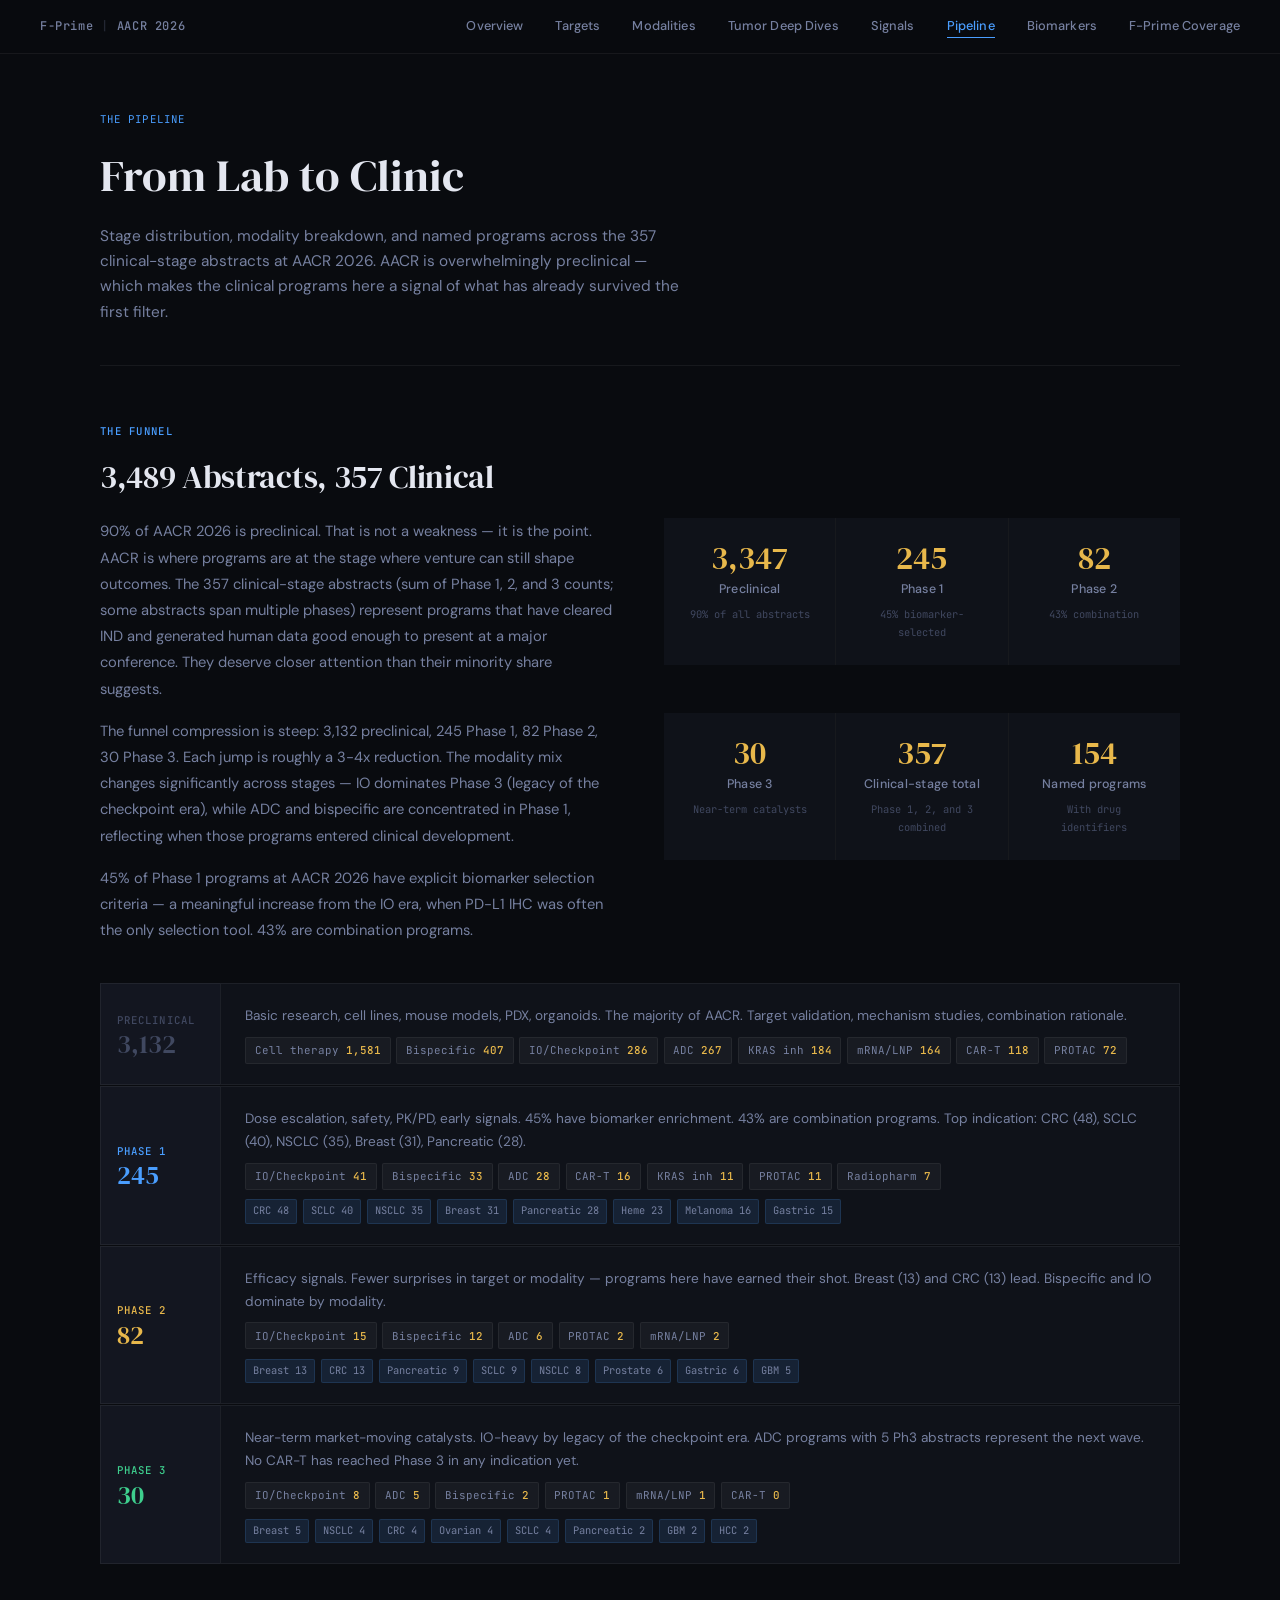
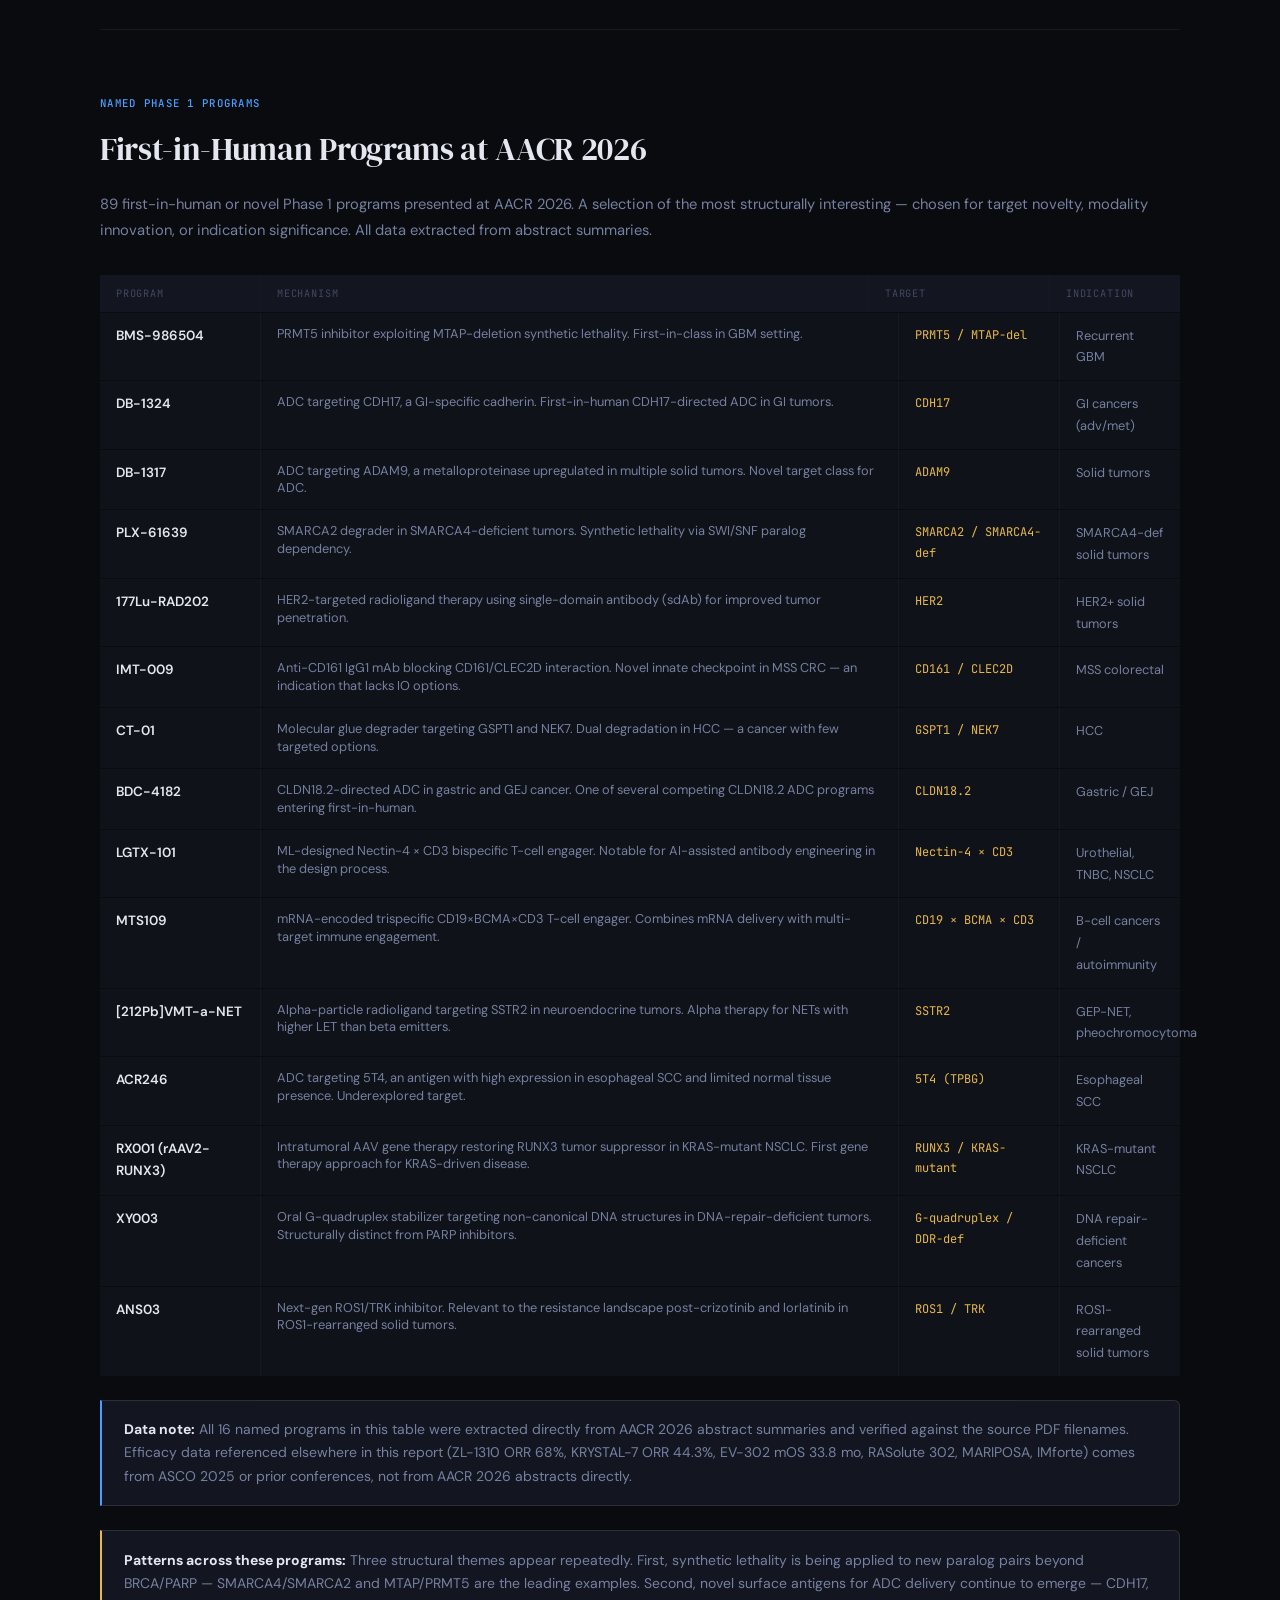
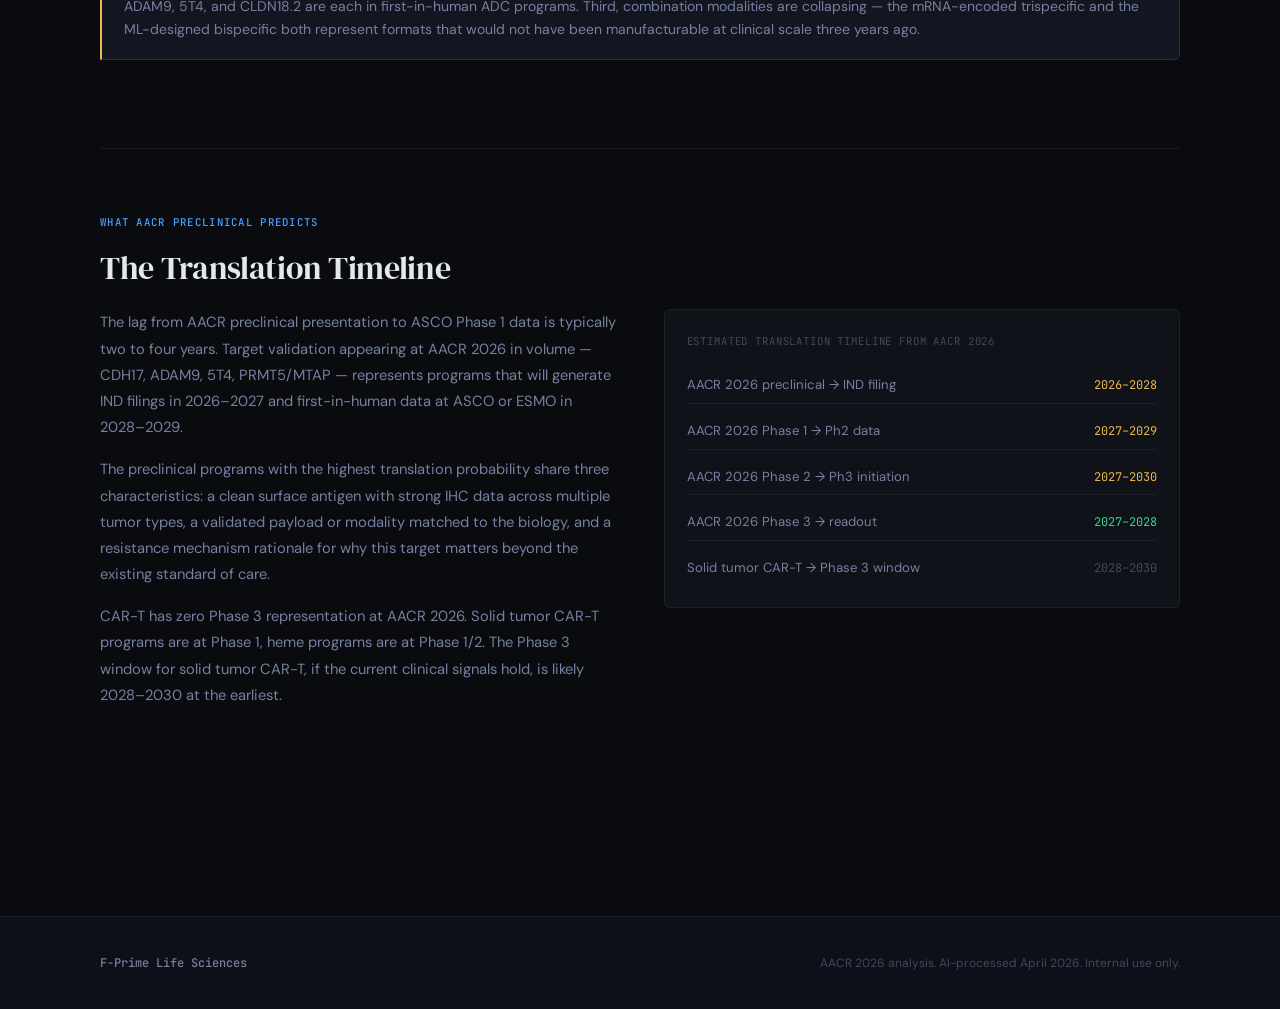
<file: pipeline.html>
<!DOCTYPE html>
<html lang="en">
<head>
<meta charset="UTF-8">
<meta name="viewport" content="width=device-width, initial-scale=1.0">
<title>The Pipeline — AACR 2026 Intelligence</title>
<link rel="preconnect" href="https://fonts.googleapis.com">
<link href="https://fonts.googleapis.com/css2?family=DM+Serif+Display:ital@0;1&family=DM+Sans:wght@300;400;500;600&family=JetBrains+Mono:wght@400;500&display=swap" rel="stylesheet">
<link rel="stylesheet" href="styles.css">
<style>
.funnel-row {
  display: grid;
  grid-template-columns: 120px 1fr;
  gap: 0;
  margin-bottom: 1px;
}
.funnel-label {
  background: var(--bg-3);
  border: 1px solid var(--border);
  border-right: none;
  padding: 1.25rem 1rem;
  display: flex;
  flex-direction: column;
  justify-content: center;
}
.funnel-stage {
  font-family: var(--font-mono);
  font-size: 0.67rem;
  letter-spacing: 0.1em;
  text-transform: uppercase;
  font-weight: 500;
}
.funnel-n {
  font-family: var(--font-display);
  font-size: 1.6rem;
  line-height: 1;
  margin-top: 0.2rem;
}
.funnel-content {
  background: var(--bg-card);
  border: 1px solid var(--border);
  padding: 1.25rem 1.5rem;
  display: flex;
  flex-direction: column;
  gap: 0.6rem;
}
.funnel-row:hover .funnel-content,
.funnel-row:hover .funnel-label {
  background: var(--bg-3);
}
.funnel-mods {
  display: flex;
  flex-wrap: wrap;
  gap: 0.35rem;
}
.fmod {
  font-family: var(--font-mono);
  font-size: 0.68rem;
  padding: 0.2rem 0.55rem;
  border-radius: 2px;
  background: rgba(255,255,255,0.04);
  color: var(--text-muted);
  border: 1px solid var(--border);
}
.fmod strong {
  color: var(--gold);
  font-weight: 500;
}
.funnel-inds {
  display: flex;
  flex-wrap: wrap;
  gap: 0.35rem;
}
.find {
  font-size: 0.78rem;
  color: var(--text-muted);
  padding: 0.15rem 0.45rem;
  background: var(--blue-dim);
  border: 1px solid rgba(74,158,255,0.15);
  border-radius: 2px;
  font-family: var(--font-mono);
  font-size: 0.65rem;
}

.program-row {
  display: grid;
  grid-template-columns: 160px 1fr 160px 120px;
  gap: 1px;
  background: var(--border);
  margin-bottom: 1px;
}
.program-row:hover > div { background: var(--bg-3); }
.pr-cell {
  background: var(--bg-card);
  padding: 0.75rem 1rem;
  font-size: 0.84rem;
}
.pr-name { font-weight: 600; color: var(--text); }
.pr-desc { color: var(--text-muted); font-size: 0.8rem; line-height: 1.4; }
.pr-target { color: var(--gold); font-family: var(--font-mono); font-size: 0.75rem; }
.pr-ind { color: var(--text-muted); font-size: 0.8rem; }
.pr-badge {
  display: inline-block;
  font-family: var(--font-mono); font-size: 0.62rem;
  padding: 0.18rem 0.45rem; border-radius: 2px;
  letter-spacing: 0.05em;
}

.stat-row {
  display: grid;
  grid-template-columns: repeat(3, 1fr);
  gap: 1px;
  background: var(--border);
  margin-bottom: 3rem;
}
.stat-cell {
  background: var(--bg-card);
  padding: 1.5rem;
  text-align: center;
}
.stat-cell .stat-num { font-family: var(--font-display); font-size: 2rem; color: var(--gold); line-height: 1; margin-bottom: 0.3rem; }
.stat-cell .stat-label { font-size: 0.78rem; color: var(--text-muted); }
.stat-cell .stat-note { font-family: var(--font-mono); font-size: 0.65rem; color: var(--text-dim); margin-top: 0.35rem; }
</style>
</head>
<body>

<nav class="nav">
  <div class="nav-brand">F-Prime<span class="nav-sep">|</span>AACR 2026</div>
  <div class="nav-links">
    <a href="index.html">Overview</a>
    <a href="targets.html">Targets</a>
    <a href="modalities.html">Modalities</a>
    <a href="tumors.html">Tumor Deep Dives</a>
    <a href="emerging.html">Signals</a>
    <a href="pipeline.html" class="active">Pipeline</a>
    <a href="biomarkers.html">Biomarkers</a>
    <a href="coverage.html">F-Prime Coverage</a>
  </div>
</nav>

<div class="container">
  <div class="page-header">
    <div class="page-tag">The Pipeline</div>
    <h1>From Lab to Clinic</h1>
    <p>Stage distribution, modality breakdown, and named programs across the 357 clinical-stage abstracts at AACR 2026. AACR is overwhelmingly preclinical — which makes the clinical programs here a signal of what has already survived the first filter.</p>
  </div>
</div>

<main class="container main-content" style="padding-top:0">

  <section class="content-section">
    <div class="section-label">The Funnel</div>
    <h2 class="section-title">3,489 Abstracts, 357 Clinical</h2>

    <div class="two-col" style="margin-bottom:2.5rem">
      <div class="prose">
        <p>90% of AACR 2026 is preclinical. That is not a weakness — it is the point. AACR is where programs are at the stage where venture can still shape outcomes. The 357 clinical-stage abstracts (sum of Phase 1, 2, and 3 counts; some abstracts span multiple phases) represent programs that have cleared IND and generated human data good enough to present at a major conference. They deserve closer attention than their minority share suggests.</p>
        <p>The funnel compression is steep: 3,132 preclinical, 245 Phase 1, 82 Phase 2, 30 Phase 3. Each jump is roughly a 3-4x reduction. The modality mix changes significantly across stages — IO dominates Phase 3 (legacy of the checkpoint era), while ADC and bispecific are concentrated in Phase 1, reflecting when those programs entered clinical development.</p>
        <p>45% of Phase 1 programs at AACR 2026 have explicit biomarker selection criteria — a meaningful increase from the IO era, when PD-L1 IHC was often the only selection tool. 43% are combination programs.</p>
      </div>
      <div>
        <div class="stat-row">
          <div class="stat-cell">
            <div class="stat-num">3,347</div>
            <div class="stat-label">Preclinical</div>
            <div class="stat-note">90% of all abstracts</div>
          </div>
          <div class="stat-cell">
            <div class="stat-num">245</div>
            <div class="stat-label">Phase 1</div>
            <div class="stat-note">45% biomarker-selected</div>
          </div>
          <div class="stat-cell">
            <div class="stat-num">82</div>
            <div class="stat-label">Phase 2</div>
            <div class="stat-note">43% combination</div>
          </div>
        </div>
        <div class="stat-row" style="margin-bottom:0">
          <div class="stat-cell">
            <div class="stat-num">30</div>
            <div class="stat-label">Phase 3</div>
            <div class="stat-note">Near-term catalysts</div>
          </div>
          <div class="stat-cell">
            <div class="stat-num">357</div>
            <div class="stat-label">Clinical-stage total</div>
            <div class="stat-note">Phase 1, 2, and 3 combined</div>
          </div>
          <div class="stat-cell">
            <div class="stat-num">154</div>
            <div class="stat-label">Named programs</div>
            <div class="stat-note">With drug identifiers</div>
          </div>
        </div>
      </div>
    </div>

    <div class="funnel-row">
      <div class="funnel-label">
        <div class="funnel-stage" style="color:var(--text-dim)">Preclinical</div>
        <div class="funnel-n" style="color:var(--text-dim)">3,132</div>
      </div>
      <div class="funnel-content">
        <div style="font-size:0.85rem;color:var(--text-muted)">Basic research, cell lines, mouse models, PDX, organoids. The majority of AACR. Target validation, mechanism studies, combination rationale.</div>
        <div class="funnel-mods">
          <span class="fmod">Cell therapy <strong>1,581</strong></span>
          <span class="fmod">Bispecific <strong>407</strong></span>
          <span class="fmod">IO/Checkpoint <strong>286</strong></span>
          <span class="fmod">ADC <strong>267</strong></span>
          <span class="fmod">KRAS inh <strong>184</strong></span>
          <span class="fmod">mRNA/LNP <strong>164</strong></span>
          <span class="fmod">CAR-T <strong>118</strong></span>
          <span class="fmod">PROTAC <strong>72</strong></span>
        </div>
      </div>
    </div>

    <div class="funnel-row">
      <div class="funnel-label">
        <div class="funnel-stage" style="color:var(--blue)">Phase 1</div>
        <div class="funnel-n" style="color:var(--blue)">245</div>
      </div>
      <div class="funnel-content">
        <div style="font-size:0.85rem;color:var(--text-muted)">Dose escalation, safety, PK/PD, early signals. 45% have biomarker enrichment. 43% are combination programs. Top indication: CRC (48), SCLC (40), NSCLC (35), Breast (31), Pancreatic (28).</div>
        <div class="funnel-mods">
          <span class="fmod">IO/Checkpoint <strong>41</strong></span>
          <span class="fmod">Bispecific <strong>33</strong></span>
          <span class="fmod">ADC <strong>28</strong></span>
          <span class="fmod">CAR-T <strong>16</strong></span>
          <span class="fmod">KRAS inh <strong>11</strong></span>
          <span class="fmod">PROTAC <strong>11</strong></span>
          <span class="fmod">Radiopharm <strong>7</strong></span>
        </div>
        <div class="funnel-inds">
          <span class="find">CRC 48</span>
          <span class="find">SCLC 40</span>
          <span class="find">NSCLC 35</span>
          <span class="find">Breast 31</span>
          <span class="find">Pancreatic 28</span>
          <span class="find">Heme 23</span>
          <span class="find">Melanoma 16</span>
          <span class="find">Gastric 15</span>
        </div>
      </div>
    </div>

    <div class="funnel-row">
      <div class="funnel-label">
        <div class="funnel-stage" style="color:var(--gold)">Phase 2</div>
        <div class="funnel-n" style="color:var(--gold)">82</div>
      </div>
      <div class="funnel-content">
        <div style="font-size:0.85rem;color:var(--text-muted)">Efficacy signals. Fewer surprises in target or modality — programs here have earned their shot. Breast (13) and CRC (13) lead. Bispecific and IO dominate by modality.</div>
        <div class="funnel-mods">
          <span class="fmod">IO/Checkpoint <strong>15</strong></span>
          <span class="fmod">Bispecific <strong>12</strong></span>
          <span class="fmod">ADC <strong>6</strong></span>
          <span class="fmod">PROTAC <strong>2</strong></span>
          <span class="fmod">mRNA/LNP <strong>2</strong></span>
        </div>
        <div class="funnel-inds">
          <span class="find">Breast 13</span>
          <span class="find">CRC 13</span>
          <span class="find">Pancreatic 9</span>
          <span class="find">SCLC 9</span>
          <span class="find">NSCLC 8</span>
          <span class="find">Prostate 6</span>
          <span class="find">Gastric 6</span>
          <span class="find">GBM 5</span>
        </div>
      </div>
    </div>

    <div class="funnel-row">
      <div class="funnel-label">
        <div class="funnel-stage" style="color:var(--green)">Phase 3</div>
        <div class="funnel-n" style="color:var(--green)">30</div>
      </div>
      <div class="funnel-content">
        <div style="font-size:0.85rem;color:var(--text-muted)">Near-term market-moving catalysts. IO-heavy by legacy of the checkpoint era. ADC programs with 5 Ph3 abstracts represent the next wave. No CAR-T has reached Phase 3 in any indication yet.</div>
        <div class="funnel-mods">
          <span class="fmod">IO/Checkpoint <strong>8</strong></span>
          <span class="fmod">ADC <strong>5</strong></span>
          <span class="fmod">Bispecific <strong>2</strong></span>
          <span class="fmod">PROTAC <strong>1</strong></span>
          <span class="fmod">mRNA/LNP <strong>1</strong></span>
          <span class="fmod">CAR-T <strong>0</strong></span>
        </div>
        <div class="funnel-inds">
          <span class="find">Breast 5</span>
          <span class="find">NSCLC 4</span>
          <span class="find">CRC 4</span>
          <span class="find">Ovarian 4</span>
          <span class="find">SCLC 4</span>
          <span class="find">Pancreatic 2</span>
          <span class="find">GBM 2</span>
          <span class="find">HCC 2</span>
        </div>
      </div>
    </div>
  </section>

  <section class="content-section">
    <div class="section-label">Named Phase 1 Programs</div>
    <h2 class="section-title">First-in-Human Programs at AACR 2026</h2>
    <p class="prose" style="margin-bottom:2rem">89 first-in-human or novel Phase 1 programs presented at AACR 2026. A selection of the most structurally interesting — chosen for target novelty, modality innovation, or indication significance. All data extracted from abstract summaries.</p>

    <div style="margin-bottom:1rem">
      <div style="display:grid;grid-template-columns:160px 1fr 180px 130px;gap:1px;background:var(--border);margin-bottom:1px">
        <div style="background:var(--bg-3);padding:0.6rem 1rem;font-family:var(--font-mono);font-size:0.64rem;color:var(--text-dim);letter-spacing:0.08em;text-transform:uppercase">PROGRAM</div>
        <div style="background:var(--bg-3);padding:0.6rem 1rem;font-family:var(--font-mono);font-size:0.64rem;color:var(--text-dim);letter-spacing:0.08em;text-transform:uppercase">MECHANISM</div>
        <div style="background:var(--bg-3);padding:0.6rem 1rem;font-family:var(--font-mono);font-size:0.64rem;color:var(--text-dim);letter-spacing:0.08em;text-transform:uppercase">TARGET</div>
        <div style="background:var(--bg-3);padding:0.6rem 1rem;font-family:var(--font-mono);font-size:0.64rem;color:var(--text-dim);letter-spacing:0.08em;text-transform:uppercase">INDICATION</div>
      </div>

      <div class="program-row">
        <div class="pr-cell pr-name">BMS-986504</div>
        <div class="pr-cell pr-desc">PRMT5 inhibitor exploiting MTAP-deletion synthetic lethality. First-in-class in GBM setting.</div>
        <div class="pr-cell pr-target">PRMT5 / MTAP-del</div>
        <div class="pr-cell pr-ind">Recurrent GBM</div>
      </div>
      <div class="program-row">
        <div class="pr-cell pr-name">DB-1324</div>
        <div class="pr-cell pr-desc">ADC targeting CDH17, a GI-specific cadherin. First-in-human CDH17-directed ADC in GI tumors.</div>
        <div class="pr-cell pr-target">CDH17</div>
        <div class="pr-cell pr-ind">GI cancers (adv/met)</div>
      </div>
      <div class="program-row">
        <div class="pr-cell pr-name">DB-1317</div>
        <div class="pr-cell pr-desc">ADC targeting ADAM9, a metalloproteinase upregulated in multiple solid tumors. Novel target class for ADC.</div>
        <div class="pr-cell pr-target">ADAM9</div>
        <div class="pr-cell pr-ind">Solid tumors</div>
      </div>
      <div class="program-row">
        <div class="pr-cell pr-name">PLX-61639</div>
        <div class="pr-cell pr-desc">SMARCA2 degrader in SMARCA4-deficient tumors. Synthetic lethality via SWI/SNF paralog dependency.</div>
        <div class="pr-cell pr-target">SMARCA2 / SMARCA4-def</div>
        <div class="pr-cell pr-ind">SMARCA4-def solid tumors</div>
      </div>
      <div class="program-row">
        <div class="pr-cell pr-name">177Lu-RAD202</div>
        <div class="pr-cell pr-desc">HER2-targeted radioligand therapy using single-domain antibody (sdAb) for improved tumor penetration.</div>
        <div class="pr-cell pr-target">HER2</div>
        <div class="pr-cell pr-ind">HER2+ solid tumors</div>
      </div>
      <div class="program-row">
        <div class="pr-cell pr-name">IMT-009</div>
        <div class="pr-cell pr-desc">Anti-CD161 IgG1 mAb blocking CD161/CLEC2D interaction. Novel innate checkpoint in MSS CRC — an indication that lacks IO options.</div>
        <div class="pr-cell pr-target">CD161 / CLEC2D</div>
        <div class="pr-cell pr-ind">MSS colorectal</div>
      </div>
      <div class="program-row">
        <div class="pr-cell pr-name">CT-01</div>
        <div class="pr-cell pr-desc">Molecular glue degrader targeting GSPT1 and NEK7. Dual degradation in HCC — a cancer with few targeted options.</div>
        <div class="pr-cell pr-target">GSPT1 / NEK7</div>
        <div class="pr-cell pr-ind">HCC</div>
      </div>
      <div class="program-row">
        <div class="pr-cell pr-name">BDC-4182</div>
        <div class="pr-cell pr-desc">CLDN18.2-directed ADC in gastric and GEJ cancer. One of several competing CLDN18.2 ADC programs entering first-in-human.</div>
        <div class="pr-cell pr-target">CLDN18.2</div>
        <div class="pr-cell pr-ind">Gastric / GEJ</div>
      </div>
      <div class="program-row">
        <div class="pr-cell pr-name">LGTX-101</div>
        <div class="pr-cell pr-desc">ML-designed Nectin-4 × CD3 bispecific T-cell engager. Notable for AI-assisted antibody engineering in the design process.</div>
        <div class="pr-cell pr-target">Nectin-4 × CD3</div>
        <div class="pr-cell pr-ind">Urothelial, TNBC, NSCLC</div>
      </div>
      <div class="program-row">
        <div class="pr-cell pr-name">MTS109</div>
        <div class="pr-cell pr-desc">mRNA-encoded trispecific CD19×BCMA×CD3 T-cell engager. Combines mRNA delivery with multi-target immune engagement.</div>
        <div class="pr-cell pr-target">CD19 × BCMA × CD3</div>
        <div class="pr-cell pr-ind">B-cell cancers / autoimmunity</div>
      </div>
      <div class="program-row">
        <div class="pr-cell pr-name">[212Pb]VMT-a-NET</div>
        <div class="pr-cell pr-desc">Alpha-particle radioligand targeting SSTR2 in neuroendocrine tumors. Alpha therapy for NETs with higher LET than beta emitters.</div>
        <div class="pr-cell pr-target">SSTR2</div>
        <div class="pr-cell pr-ind">GEP-NET, pheochromocytoma</div>
      </div>
      <div class="program-row">
        <div class="pr-cell pr-name">ACR246</div>
        <div class="pr-cell pr-desc">ADC targeting 5T4, an antigen with high expression in esophageal SCC and limited normal tissue presence. Underexplored target.</div>
        <div class="pr-cell pr-target">5T4 (TPBG)</div>
        <div class="pr-cell pr-ind">Esophageal SCC</div>
      </div>
      <div class="program-row">
        <div class="pr-cell pr-name">RX001 (rAAV2-RUNX3)</div>
        <div class="pr-cell pr-desc">Intratumoral AAV gene therapy restoring RUNX3 tumor suppressor in KRAS-mutant NSCLC. First gene therapy approach for KRAS-driven disease.</div>
        <div class="pr-cell pr-target">RUNX3 / KRAS-mutant</div>
        <div class="pr-cell pr-ind">KRAS-mutant NSCLC</div>
      </div>
      <div class="program-row">
        <div class="pr-cell pr-name">XY003</div>
        <div class="pr-cell pr-desc">Oral G-quadruplex stabilizer targeting non-canonical DNA structures in DNA-repair-deficient tumors. Structurally distinct from PARP inhibitors.</div>
        <div class="pr-cell pr-target">G-quadruplex / DDR-def</div>
        <div class="pr-cell pr-ind">DNA repair-deficient cancers</div>
      </div>
      <div class="program-row">
        <div class="pr-cell pr-name">ANS03</div>
        <div class="pr-cell pr-desc">Next-gen ROS1/TRK inhibitor. Relevant to the resistance landscape post-crizotinib and lorlatinib in ROS1-rearranged solid tumors.</div>
        <div class="pr-cell pr-target">ROS1 / TRK</div>
        <div class="pr-cell pr-ind">ROS1-rearranged solid tumors</div>
      </div>
    </div>

    <div class="callout">
      <p><strong>Data note:</strong> All 16 named programs in this table were extracted directly from AACR 2026 abstract summaries and verified against the source PDF filenames. Efficacy data referenced elsewhere in this report (ZL-1310 ORR 68%, KRYSTAL-7 ORR 44.3%, EV-302 mOS 33.8 mo, RASolute 302, MARIPOSA, IMforte) comes from ASCO 2025 or prior conferences, not from AACR 2026 abstracts directly.</p></div>

    <div class="callout callout-gold">
      <p><strong>Patterns across these programs:</strong> Three structural themes appear repeatedly. First, synthetic lethality is being applied to new paralog pairs beyond BRCA/PARP — SMARCA4/SMARCA2 and MTAP/PRMT5 are the leading examples. Second, novel surface antigens for ADC delivery continue to emerge — CDH17, ADAM9, 5T4, and CLDN18.2 are each in first-in-human ADC programs. Third, combination modalities are collapsing — the mRNA-encoded trispecific and the ML-designed bispecific both represent formats that would not have been manufacturable at clinical scale three years ago.</p>
    </div>
  </section>

  <section class="content-section" style="border-bottom:none">
    <div class="section-label">What AACR Preclinical Predicts</div>
    <h2 class="section-title">The Translation Timeline</h2>
    <div class="two-col">
      <div class="prose">
        <p>The lag from AACR preclinical presentation to ASCO Phase 1 data is typically two to four years. Target validation appearing at AACR 2026 in volume — CDH17, ADAM9, 5T4, PRMT5/MTAP — represents programs that will generate IND filings in 2026–2027 and first-in-human data at ASCO or ESMO in 2028–2029.</p>
        <p>The preclinical programs with the highest translation probability share three characteristics: a clean surface antigen with strong IHC data across multiple tumor types, a validated payload or modality matched to the biology, and a resistance mechanism rationale for why this target matters beyond the existing standard of care.</p>
        <p>CAR-T has zero Phase 3 representation at AACR 2026. Solid tumor CAR-T programs are at Phase 1, heme programs are at Phase 1/2. The Phase 3 window for solid tumor CAR-T, if the current clinical signals hold, is likely 2028–2030 at the earliest.</p>
      </div>
      <div>
        <div class="chart-box">
          <div class="chart-title">Estimated Translation Timeline from AACR 2026</div>
          <div style="display:flex;flex-direction:column;gap:0.6rem;margin-top:0.75rem">
            <div style="display:flex;justify-content:space-between;align-items:center;padding:0.4rem 0;border-bottom:1px solid var(--border)">
              <span style="font-size:0.82rem;color:var(--text-muted)">AACR 2026 preclinical → IND filing</span>
              <span style="font-family:var(--font-mono);font-size:0.75rem;color:var(--gold)">2026–2028</span>
            </div>
            <div style="display:flex;justify-content:space-between;align-items:center;padding:0.4rem 0;border-bottom:1px solid var(--border)">
              <span style="font-size:0.82rem;color:var(--text-muted)">AACR 2026 Phase 1 → Ph2 data</span>
              <span style="font-family:var(--font-mono);font-size:0.75rem;color:var(--gold)">2027–2029</span>
            </div>
            <div style="display:flex;justify-content:space-between;align-items:center;padding:0.4rem 0;border-bottom:1px solid var(--border)">
              <span style="font-size:0.82rem;color:var(--text-muted)">AACR 2026 Phase 2 → Ph3 initiation</span>
              <span style="font-family:var(--font-mono);font-size:0.75rem;color:var(--gold)">2027–2030</span>
            </div>
            <div style="display:flex;justify-content:space-between;align-items:center;padding:0.4rem 0;border-bottom:1px solid var(--border)">
              <span style="font-size:0.82rem;color:var(--text-muted)">AACR 2026 Phase 3 → readout</span>
              <span style="font-family:var(--font-mono);font-size:0.75rem;color:var(--green)">2027–2028</span>
            </div>
            <div style="display:flex;justify-content:space-between;align-items:center;padding:0.4rem 0">
              <span style="font-size:0.82rem;color:var(--text-muted)">Solid tumor CAR-T → Phase 3 window</span>
              <span style="font-family:var(--font-mono);font-size:0.75rem;color:var(--text-dim)">2028–2030</span>
            </div>
          </div>
        </div>
      </div>
    </div>
  </section>

</main>

<footer class="footer">
  <div class="container">
    <div class="footer-brand">F-Prime Life Sciences</div>
    <div class="footer-note">AACR 2026 analysis. AI-processed April 2026. Internal use only.</div>
  </div>
</footer>
</body>
</html>
</file>
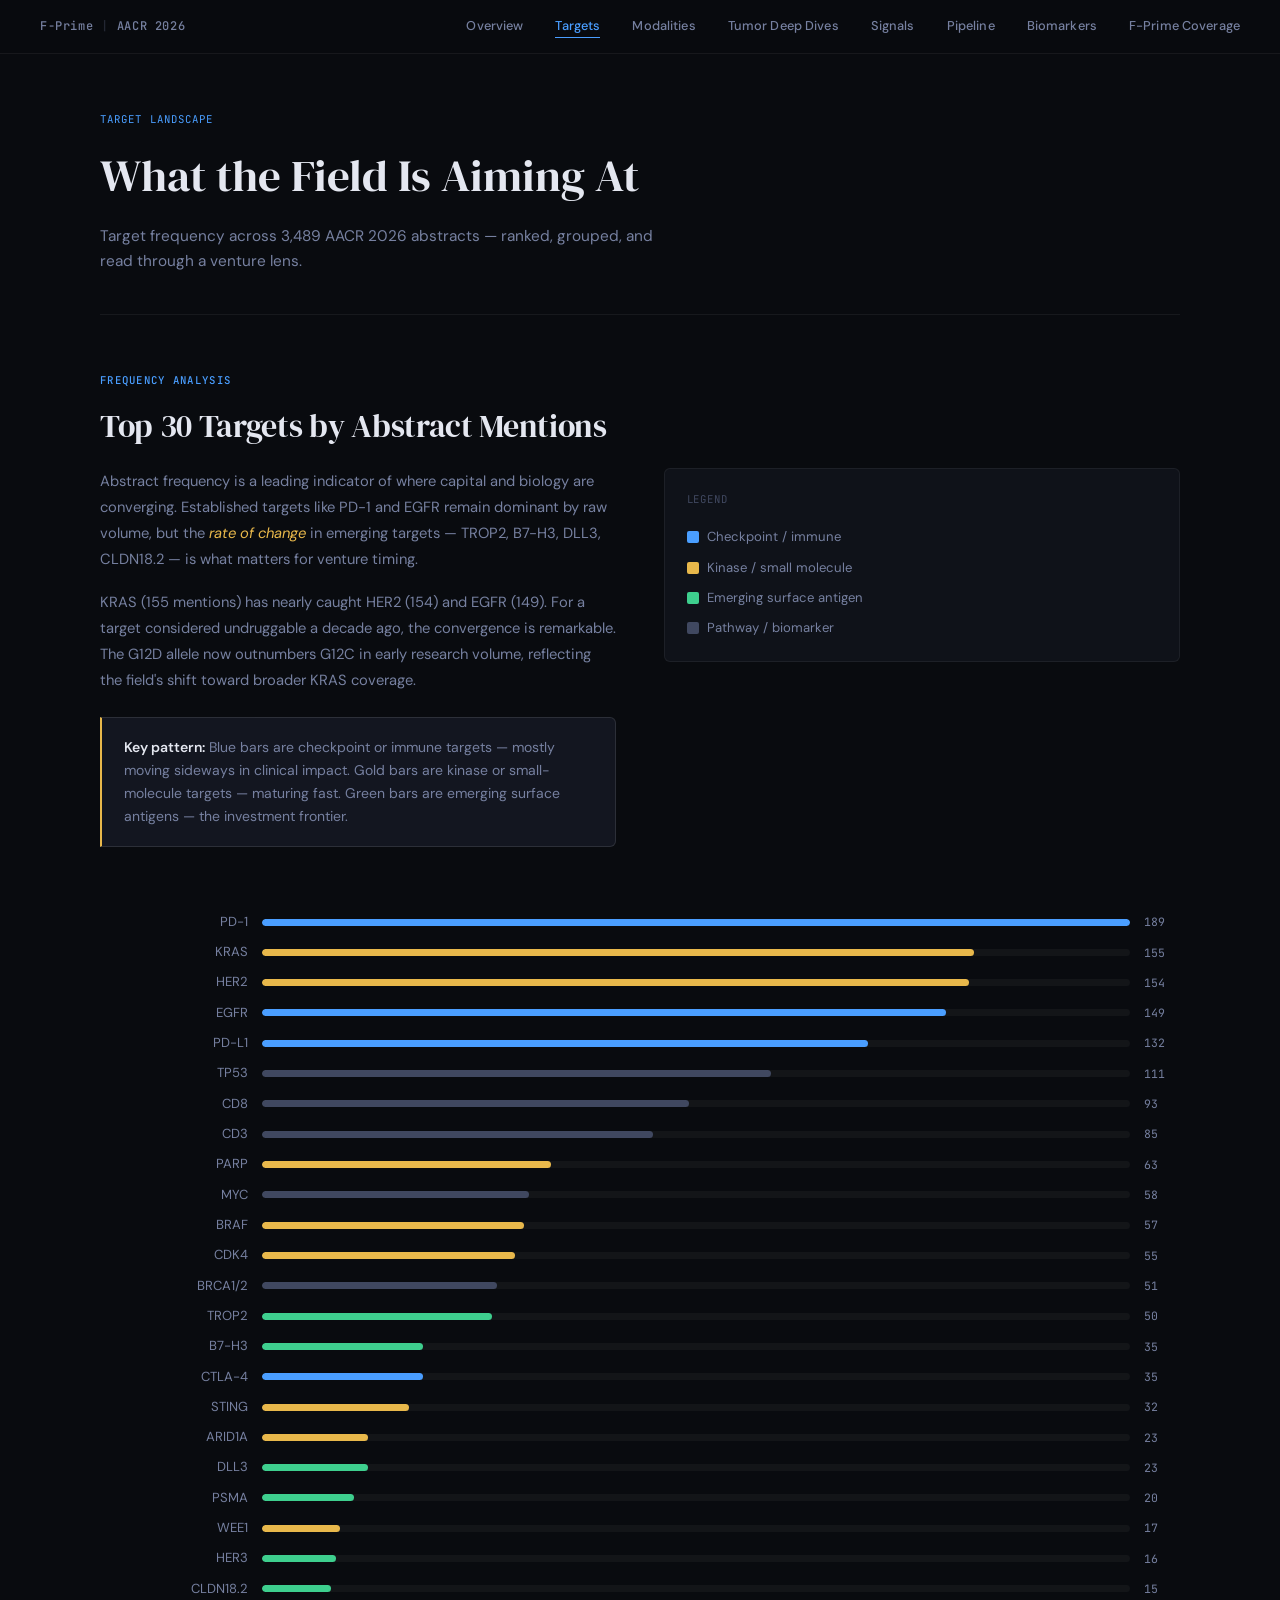
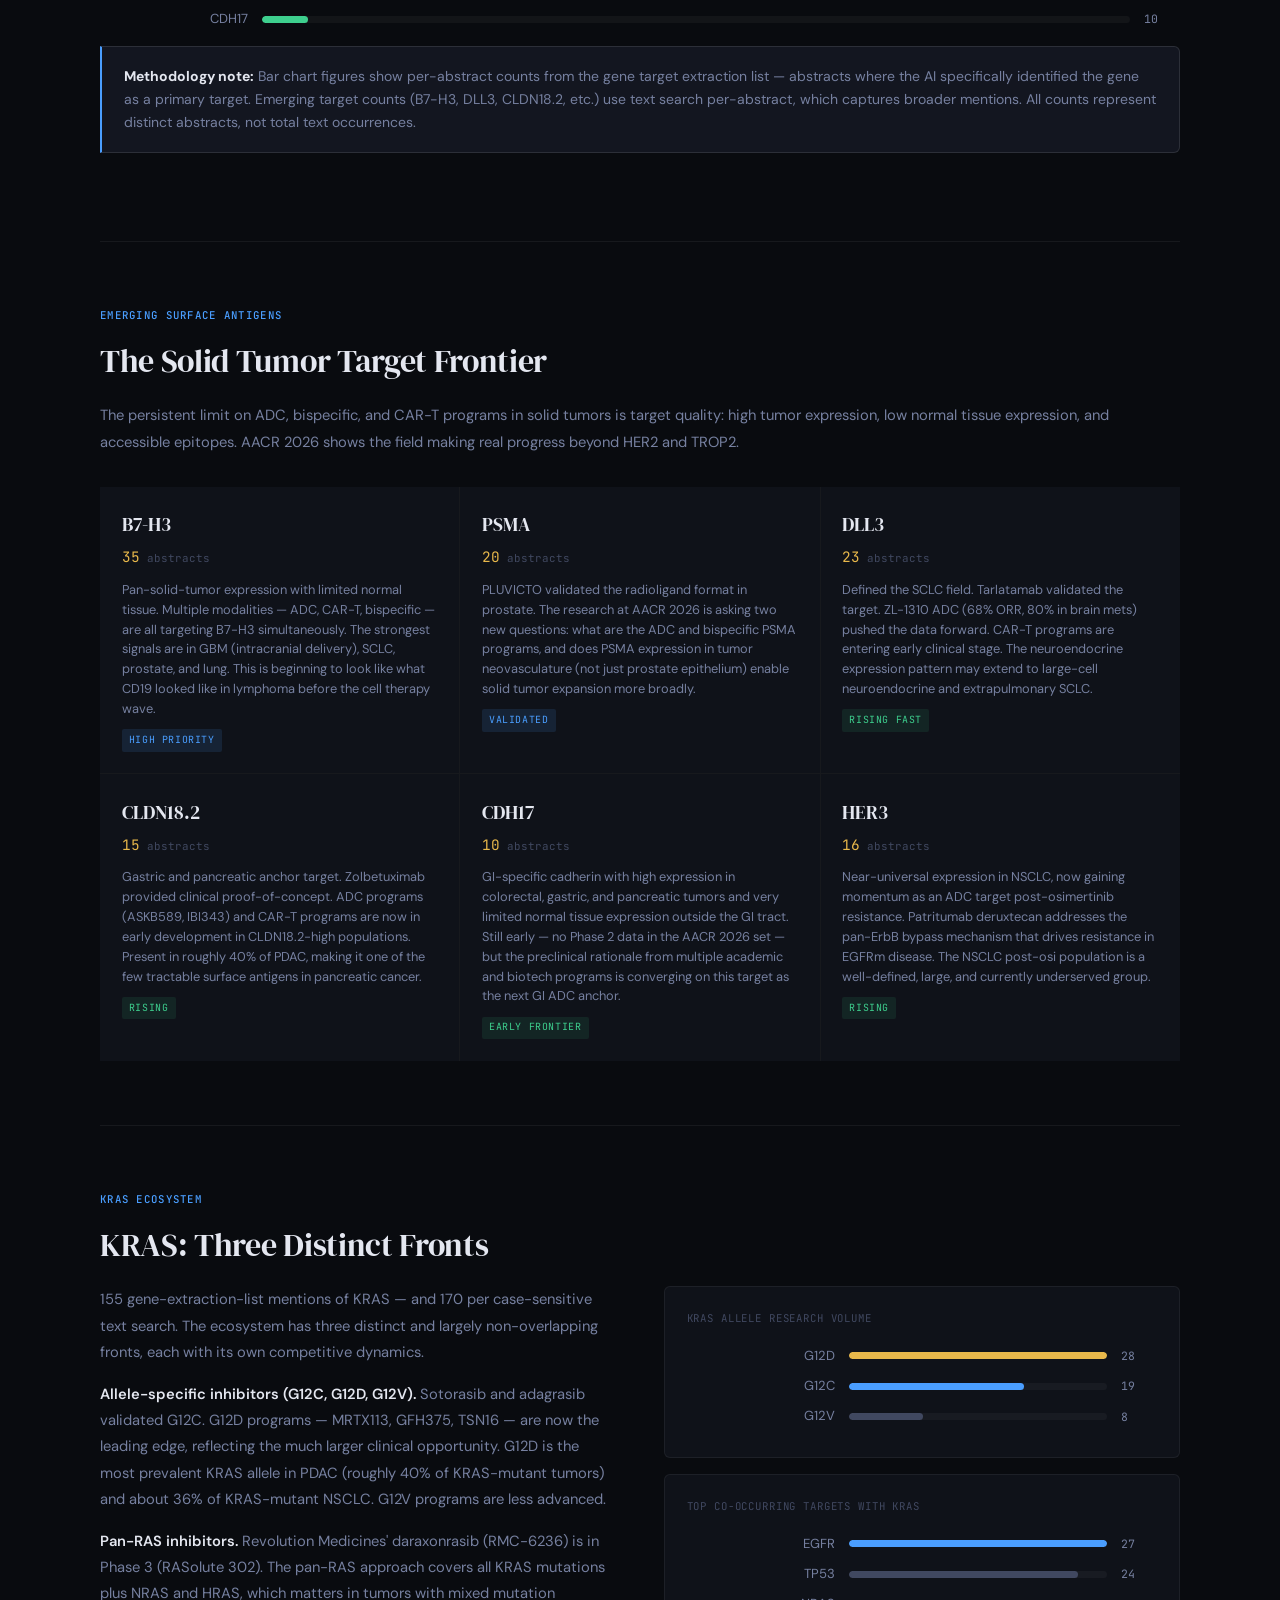
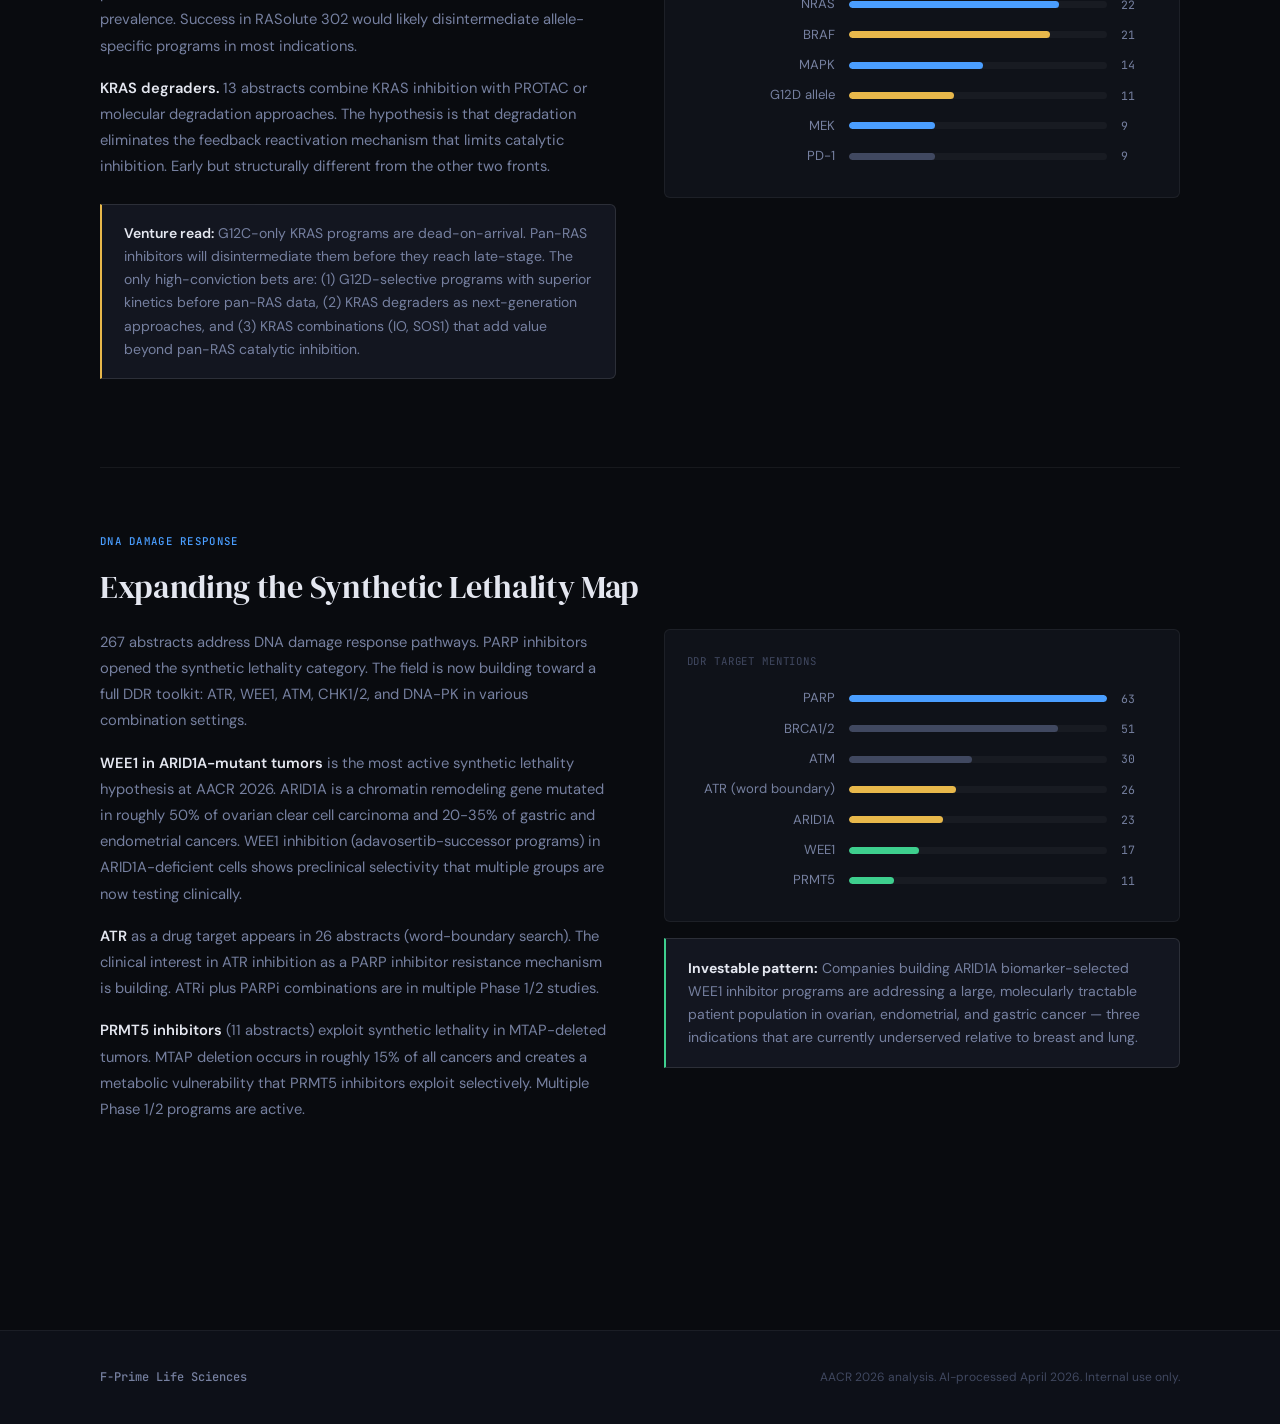
<file: targets.html>
<!DOCTYPE html>
<html lang="en">
<head>
<meta charset="UTF-8">
<meta name="viewport" content="width=device-width, initial-scale=1.0">
<title>Target Landscape — AACR 2026 Intelligence</title>
<link rel="preconnect" href="https://fonts.googleapis.com">
<link href="https://fonts.googleapis.com/css2?family=DM+Serif+Display:ital@0;1&family=DM+Sans:wght@300;400;500;600&family=JetBrains+Mono:wght@400;500&display=swap" rel="stylesheet">
<link rel="stylesheet" href="styles.css">
</head>
<body>

<nav class="nav">
  <div class="nav-brand">F-Prime<span class="nav-sep">|</span>AACR 2026</div>
  <div class="nav-links">
    <a href="index.html">Overview</a>
    <a href="targets.html" class="active">Targets</a>
    <a href="modalities.html">Modalities</a>
    <a href="tumors.html">Tumor Deep Dives</a>
    <a href="emerging.html">Signals</a>
    <a href="pipeline.html">Pipeline</a>
    <a href="biomarkers.html">Biomarkers</a>
    <a href="coverage.html">F-Prime Coverage</a>
  </div>
</nav>

<div class="container">
  <div class="page-header">
    <div class="page-tag">Target Landscape</div>
    <h1>What the Field Is Aiming At</h1>
    <p>Target frequency across 3,489 AACR 2026 abstracts — ranked, grouped, and read through a venture lens.</p>
  </div>
</div>

<main class="container main-content" style="padding-top:0">

  <section class="content-section">
    <div class="section-label">Frequency Analysis</div>
    <h2 class="section-title">Top 30 Targets by Abstract Mentions</h2>
    <div class="two-col">
      <div class="prose">
        <p>Abstract frequency is a leading indicator of where capital and biology are converging. Established targets like PD-1 and EGFR remain dominant by raw volume, but the <em>rate of change</em> in emerging targets — TROP2, B7-H3, DLL3, CLDN18.2 — is what matters for venture timing.</p>
        <p>KRAS (155 mentions) has nearly caught HER2 (154) and EGFR (149). For a target considered undruggable a decade ago, the convergence is remarkable. The G12D allele now outnumbers G12C in early research volume, reflecting the field's shift toward broader KRAS coverage.</p>
        <div class="callout callout-gold">
          <p><strong>Key pattern:</strong> Blue bars are checkpoint or immune targets — mostly moving sideways in clinical impact. Gold bars are kinase or small-molecule targets — maturing fast. Green bars are emerging surface antigens — the investment frontier.</p>
        </div>
      </div>
      <div>
        <div class="chart-box">
          <div class="chart-title">Legend</div>
          <div style="display:flex;flex-direction:column;gap:0.5rem;margin-top:0.5rem">
            <div style="display:flex;align-items:center;gap:0.5rem"><div style="width:12px;height:12px;background:var(--blue);border-radius:2px"></div><span style="font-size:0.82rem;color:var(--text-muted)">Checkpoint / immune</span></div>
            <div style="display:flex;align-items:center;gap:0.5rem"><div style="width:12px;height:12px;background:var(--gold);border-radius:2px"></div><span style="font-size:0.82rem;color:var(--text-muted)">Kinase / small molecule</span></div>
            <div style="display:flex;align-items:center;gap:0.5rem"><div style="width:12px;height:12px;background:var(--green);border-radius:2px"></div><span style="font-size:0.82rem;color:var(--text-muted)">Emerging surface antigen</span></div>
            <div style="display:flex;align-items:center;gap:0.5rem"><div style="width:12px;height:12px;background:var(--text-dim);border-radius:2px"></div><span style="font-size:0.82rem;color:var(--text-muted)">Pathway / biomarker</span></div>
          </div>
        </div>
      </div>
    </div>

    <div style="margin-top:2.5rem">
      <div class="bar-row"><div class="bar-label">PD-1</div><div class="bar-track"><div class="bar-fill" style="width:100.0%"></div></div><div class="bar-value">189</div></div>
<div class="bar-row"><div class="bar-label">KRAS</div><div class="bar-track"><div class="bar-fill bar-fill--gold" style="width:82.0%"></div></div><div class="bar-value">155</div></div>
<div class="bar-row"><div class="bar-label">HER2</div><div class="bar-track"><div class="bar-fill bar-fill--gold" style="width:81.5%"></div></div><div class="bar-value">154</div></div>
<div class="bar-row"><div class="bar-label">EGFR</div><div class="bar-track"><div class="bar-fill" style="width:78.8%"></div></div><div class="bar-value">149</div></div>
<div class="bar-row"><div class="bar-label">PD-L1</div><div class="bar-track"><div class="bar-fill" style="width:69.8%"></div></div><div class="bar-value">132</div></div>
<div class="bar-row"><div class="bar-label">TP53</div><div class="bar-track"><div class="bar-fill bar-fill--dim" style="width:58.7%"></div></div><div class="bar-value">111</div></div>
<div class="bar-row"><div class="bar-label">CD8</div><div class="bar-track"><div class="bar-fill bar-fill--dim" style="width:49.2%"></div></div><div class="bar-value">93</div></div>
<div class="bar-row"><div class="bar-label">CD3</div><div class="bar-track"><div class="bar-fill bar-fill--dim" style="width:45.0%"></div></div><div class="bar-value">85</div></div>
<div class="bar-row"><div class="bar-label">PARP</div><div class="bar-track"><div class="bar-fill bar-fill--gold" style="width:33.3%"></div></div><div class="bar-value">63</div></div>
<div class="bar-row"><div class="bar-label">MYC</div><div class="bar-track"><div class="bar-fill bar-fill--dim" style="width:30.7%"></div></div><div class="bar-value">58</div></div>
<div class="bar-row"><div class="bar-label">BRAF</div><div class="bar-track"><div class="bar-fill bar-fill--gold" style="width:30.2%"></div></div><div class="bar-value">57</div></div>
<div class="bar-row"><div class="bar-label">CDK4</div><div class="bar-track"><div class="bar-fill bar-fill--gold" style="width:29.1%"></div></div><div class="bar-value">55</div></div>
<div class="bar-row"><div class="bar-label">BRCA1/2</div><div class="bar-track"><div class="bar-fill bar-fill--dim" style="width:27.0%"></div></div><div class="bar-value">51</div></div>
<div class="bar-row"><div class="bar-label">TROP2</div><div class="bar-track"><div class="bar-fill bar-fill--green" style="width:26.5%"></div></div><div class="bar-value">50</div></div>
<div class="bar-row"><div class="bar-label">B7-H3</div><div class="bar-track"><div class="bar-fill bar-fill--green" style="width:18.5%"></div></div><div class="bar-value">35</div></div>
<div class="bar-row"><div class="bar-label">CTLA-4</div><div class="bar-track"><div class="bar-fill" style="width:18.5%"></div></div><div class="bar-value">35</div></div>
<div class="bar-row"><div class="bar-label">STING</div><div class="bar-track"><div class="bar-fill bar-fill--gold" style="width:16.9%"></div></div><div class="bar-value">32</div></div>
<div class="bar-row"><div class="bar-label">ARID1A</div><div class="bar-track"><div class="bar-fill bar-fill--gold" style="width:12.2%"></div></div><div class="bar-value">23</div></div>
<div class="bar-row"><div class="bar-label">DLL3</div><div class="bar-track"><div class="bar-fill bar-fill--green" style="width:12.2%"></div></div><div class="bar-value">23</div></div>
<div class="bar-row"><div class="bar-label">PSMA</div><div class="bar-track"><div class="bar-fill bar-fill--green" style="width:10.6%"></div></div><div class="bar-value">20</div></div>
<div class="bar-row"><div class="bar-label">WEE1</div><div class="bar-track"><div class="bar-fill bar-fill--gold" style="width:9.0%"></div></div><div class="bar-value">17</div></div>
<div class="bar-row"><div class="bar-label">HER3</div><div class="bar-track"><div class="bar-fill bar-fill--green" style="width:8.5%"></div></div><div class="bar-value">16</div></div>
<div class="bar-row"><div class="bar-label">CLDN18.2</div><div class="bar-track"><div class="bar-fill bar-fill--green" style="width:7.9%"></div></div><div class="bar-value">15</div></div>
<div class="bar-row"><div class="bar-label">CDH17</div><div class="bar-track"><div class="bar-fill bar-fill--green" style="width:5.3%"></div></div><div class="bar-value">10</div></div>
      </div>
  
<div class="callout" style="margin-top:1rem"><p><strong>Methodology note:</strong> Bar chart figures show per-abstract counts from the gene target extraction list — abstracts where the AI specifically identified the gene as a primary target. Emerging target counts (B7-H3, DLL3, CLDN18.2, etc.) use text search per-abstract, which captures broader mentions. All counts represent distinct abstracts, not total text occurrences.</p></div></section>

  <section class="content-section">
    <div class="section-label">Emerging Surface Antigens</div>
    <h2 class="section-title">The Solid Tumor Target Frontier</h2>
    <p class="prose" style="margin-bottom:2rem">The persistent limit on ADC, bispecific, and CAR-T programs in solid tumors is target quality: high tumor expression, low normal tissue expression, and accessible epitopes. AACR 2026 shows the field making real progress beyond HER2 and TROP2.</p>

    <div class="target-grid">
      <div class="target-card">
        <div class="tc-name">B7-H3</div>
        <div class="tc-count"><span>35</span> abstracts</div>
        <div class="tc-desc">Pan-solid-tumor expression with limited normal tissue. Multiple modalities — ADC, CAR-T, bispecific — are all targeting B7-H3 simultaneously. The strongest signals are in GBM (intracranial delivery), SCLC, prostate, and lung. This is beginning to look like what CD19 looked like in lymphoma before the cell therapy wave.</div>
        <span class="tc-badge badge--blue">HIGH PRIORITY</span>
      </div>
      <div class="target-card">
        <div class="tc-name">PSMA</div>
        <div class="tc-count"><span>20</span> abstracts</div>
        <div class="tc-desc">PLUVICTO validated the radioligand format in prostate. The research at AACR 2026 is asking two new questions: what are the ADC and bispecific PSMA programs, and does PSMA expression in tumor neovasculature (not just prostate epithelium) enable solid tumor expansion more broadly.</div>
        <span class="tc-badge badge--blue">VALIDATED</span>
      </div>
      <div class="target-card">
        <div class="tc-name">DLL3</div>
        <div class="tc-count"><span>23</span> abstracts</div>
        <div class="tc-desc">Defined the SCLC field. Tarlatamab validated the target. ZL-1310 ADC (68% ORR, 80% in brain mets) pushed the data forward. CAR-T programs are entering early clinical stage. The neuroendocrine expression pattern may extend to large-cell neuroendocrine and extrapulmonary SCLC.</div>
        <span class="tc-badge badge--green">RISING FAST</span>
      </div>
      <div class="target-card">
        <div class="tc-name">CLDN18.2</div>
        <div class="tc-count"><span>15</span> abstracts</div>
        <div class="tc-desc">Gastric and pancreatic anchor target. Zolbetuximab provided clinical proof-of-concept. ADC programs (ASKB589, IBI343) and CAR-T programs are now in early development in CLDN18.2-high populations. Present in roughly 40% of PDAC, making it one of the few tractable surface antigens in pancreatic cancer.</div>
        <span class="tc-badge badge--green">RISING</span>
      </div>
      <div class="target-card">
        <div class="tc-name">CDH17</div>
        <div class="tc-count"><span>10</span> abstracts</div>
        <div class="tc-desc">GI-specific cadherin with high expression in colorectal, gastric, and pancreatic tumors and very limited normal tissue expression outside the GI tract. Still early — no Phase 2 data in the AACR 2026 set — but the preclinical rationale from multiple academic and biotech programs is converging on this target as the next GI ADC anchor.</div>
        <span class="tc-badge badge--green">EARLY FRONTIER</span>
      </div>
      <div class="target-card">
        <div class="tc-name">HER3</div>
        <div class="tc-count"><span>16</span> abstracts</div>
        <div class="tc-desc">Near-universal expression in NSCLC, now gaining momentum as an ADC target post-osimertinib resistance. Patritumab deruxtecan addresses the pan-ErbB bypass mechanism that drives resistance in EGFRm disease. The NSCLC post-osi population is a well-defined, large, and currently underserved group.</div>
        <span class="tc-badge badge--green">RISING</span>
      </div>
    </div>
  </section>

  <section class="content-section">
    <div class="section-label">KRAS Ecosystem</div>
    <h2 class="section-title">KRAS: Three Distinct Fronts</h2>
    <div class="two-col">
      <div class="prose">
        <p>155 gene-extraction-list mentions of KRAS — and 170 per case-sensitive text search. The ecosystem has three distinct and largely non-overlapping fronts, each with its own competitive dynamics.</p>
        <p><strong>Allele-specific inhibitors (G12C, G12D, G12V).</strong> Sotorasib and adagrasib validated G12C. G12D programs — MRTX113, GFH375, TSN16 — are now the leading edge, reflecting the much larger clinical opportunity. G12D is the most prevalent KRAS allele in PDAC (roughly 40% of KRAS-mutant tumors) and about 36% of KRAS-mutant NSCLC. G12V programs are less advanced.</p>
        <p><strong>Pan-RAS inhibitors.</strong> Revolution Medicines' daraxonrasib (RMC-6236) is in Phase 3 (RASolute 302). The pan-RAS approach covers all KRAS mutations plus NRAS and HRAS, which matters in tumors with mixed mutation prevalence. Success in RASolute 302 would likely disintermediate allele-specific programs in most indications.</p>
        <p><strong>KRAS degraders.</strong> 13 abstracts combine KRAS inhibition with PROTAC or molecular degradation approaches. The hypothesis is that degradation eliminates the feedback reactivation mechanism that limits catalytic inhibition. Early but structurally different from the other two fronts.</p>
        <div class="callout callout-gold">
          <p><strong>Venture read:</strong> G12C-only KRAS programs are dead-on-arrival. Pan-RAS inhibitors will disintermediate them before they reach late-stage. The only high-conviction bets are: (1) G12D-selective programs with superior kinetics before pan-RAS data, (2) KRAS degraders as next-generation approaches, and (3) KRAS combinations (IO, SOS1) that add value beyond pan-RAS catalytic inhibition.</p>
        </div>
      </div>
      <div>
        <div class="chart-box" style="margin-bottom:1rem">
          <div class="chart-title">KRAS Allele Research Volume</div>
          <div class="bar-row" style="margin-top:0.5rem"><div class="bar-label">G12D</div><div class="bar-track"><div class="bar-fill bar-fill--gold" style="width:100%"></div></div><div class="bar-value">28</div></div>
          <div class="bar-row"><div class="bar-label">G12C</div><div class="bar-track"><div class="bar-fill" style="width:67.9%"></div></div><div class="bar-value">19</div></div>
          <div class="bar-row"><div class="bar-label">G12V</div><div class="bar-track"><div class="bar-fill bar-fill--dim" style="width:28.6%"></div></div><div class="bar-value">8</div></div>
        </div>
        <div class="chart-box">
          <div class="chart-title">Top Co-Occurring Targets with KRAS</div>
          <div class="bar-row" style="margin-top:0.5rem"><div class="bar-label">EGFR</div><div class="bar-track"><div class="bar-fill" style="width:100%"></div></div><div class="bar-value">27</div></div>
          <div class="bar-row"><div class="bar-label">TP53</div><div class="bar-track"><div class="bar-fill bar-fill--dim" style="width:88.9%"></div></div><div class="bar-value">24</div></div>
          <div class="bar-row"><div class="bar-label">NRAS</div><div class="bar-track"><div class="bar-fill" style="width:81.5%"></div></div><div class="bar-value">22</div></div>
          <div class="bar-row"><div class="bar-label">BRAF</div><div class="bar-track"><div class="bar-fill bar-fill--gold" style="width:77.8%"></div></div><div class="bar-value">21</div></div>
          <div class="bar-row"><div class="bar-label">MAPK</div><div class="bar-track"><div class="bar-fill" style="width:51.9%"></div></div><div class="bar-value">14</div></div>
          <div class="bar-row"><div class="bar-label">G12D allele</div><div class="bar-track"><div class="bar-fill bar-fill--gold" style="width:40.7%"></div></div><div class="bar-value">11</div></div>
          <div class="bar-row"><div class="bar-label">MEK</div><div class="bar-track"><div class="bar-fill" style="width:33.3%"></div></div><div class="bar-value">9</div></div>
          <div class="bar-row"><div class="bar-label">PD-1</div><div class="bar-track"><div class="bar-fill bar-fill--dim" style="width:33.3%"></div></div><div class="bar-value">9</div></div>
        </div>
      </div>
    </div>
  </section>

  <section class="content-section">
    <div class="section-label">DNA Damage Response</div>
    <h2 class="section-title">Expanding the Synthetic Lethality Map</h2>
    <div class="two-col">
      <div class="prose">
        <p>267 abstracts address DNA damage response pathways. PARP inhibitors opened the synthetic lethality category. The field is now building toward a full DDR toolkit: ATR, WEE1, ATM, CHK1/2, and DNA-PK in various combination settings.</p>
        <p><strong>WEE1 in ARID1A-mutant tumors</strong> is the most active synthetic lethality hypothesis at AACR 2026. ARID1A is a chromatin remodeling gene mutated in roughly 50% of ovarian clear cell carcinoma and 20-35% of gastric and endometrial cancers. WEE1 inhibition (adavosertib-successor programs) in ARID1A-deficient cells shows preclinical selectivity that multiple groups are now testing clinically.</p>
        <p><strong>ATR</strong> as a drug target appears in 26 abstracts (word-boundary search). The clinical interest in ATR inhibition as a PARP inhibitor resistance mechanism is building. ATRi plus PARPi combinations are in multiple Phase 1/2 studies.</p>
        <p><strong>PRMT5 inhibitors</strong> (11 abstracts) exploit synthetic lethality in MTAP-deleted tumors. MTAP deletion occurs in roughly 15% of all cancers and creates a metabolic vulnerability that PRMT5 inhibitors exploit selectively. Multiple Phase 1/2 programs are active.</p>
      </div>
      <div>
        <div class="chart-box">
          <div class="chart-title">DDR Target Mentions</div>
          
          <div class="bar-row"><div class="bar-label">PARP</div><div class="bar-track"><div class="bar-fill" style="width:100.0%"></div></div><div class="bar-value">63</div></div>
          <div class="bar-row"><div class="bar-label">BRCA1/2</div><div class="bar-track"><div class="bar-fill bar-fill--dim" style="width:81.0%"></div></div><div class="bar-value">51</div></div>
          <div class="bar-row"><div class="bar-label">ATM</div><div class="bar-track"><div class="bar-fill bar-fill--dim" style="width:47.6%"></div></div><div class="bar-value">30</div></div>
          <div class="bar-row"><div class="bar-label">ATR (word boundary)</div><div class="bar-track"><div class="bar-fill bar-fill--gold" style="width:41.3%"></div></div><div class="bar-value">26</div></div>
          <div class="bar-row"><div class="bar-label">ARID1A</div><div class="bar-track"><div class="bar-fill bar-fill--gold" style="width:36.5%"></div></div><div class="bar-value">23</div></div>
          <div class="bar-row"><div class="bar-label">WEE1</div><div class="bar-track"><div class="bar-fill bar-fill--green" style="width:27.0%"></div></div><div class="bar-value">17</div></div>
          <div class="bar-row"><div class="bar-label">PRMT5</div><div class="bar-track"><div class="bar-fill bar-fill--green" style="width:17.5%"></div></div><div class="bar-value">11</div></div>
          </div>
        <div class="callout callout-green" style="margin-top:1rem">
          <p><strong>Investable pattern:</strong> Companies building ARID1A biomarker-selected WEE1 inhibitor programs are addressing a large, molecularly tractable patient population in ovarian, endometrial, and gastric cancer — three indications that are currently underserved relative to breast and lung.</p>
        </div>
      </div>
    </div>
  </section>

</main>

<footer class="footer">
  <div class="container">
    <div class="footer-brand">F-Prime Life Sciences</div>
    <div class="footer-note">AACR 2026 analysis. AI-processed April 2026. Internal use only.</div>
  </div>
</footer>
</body>
</html>
</file>
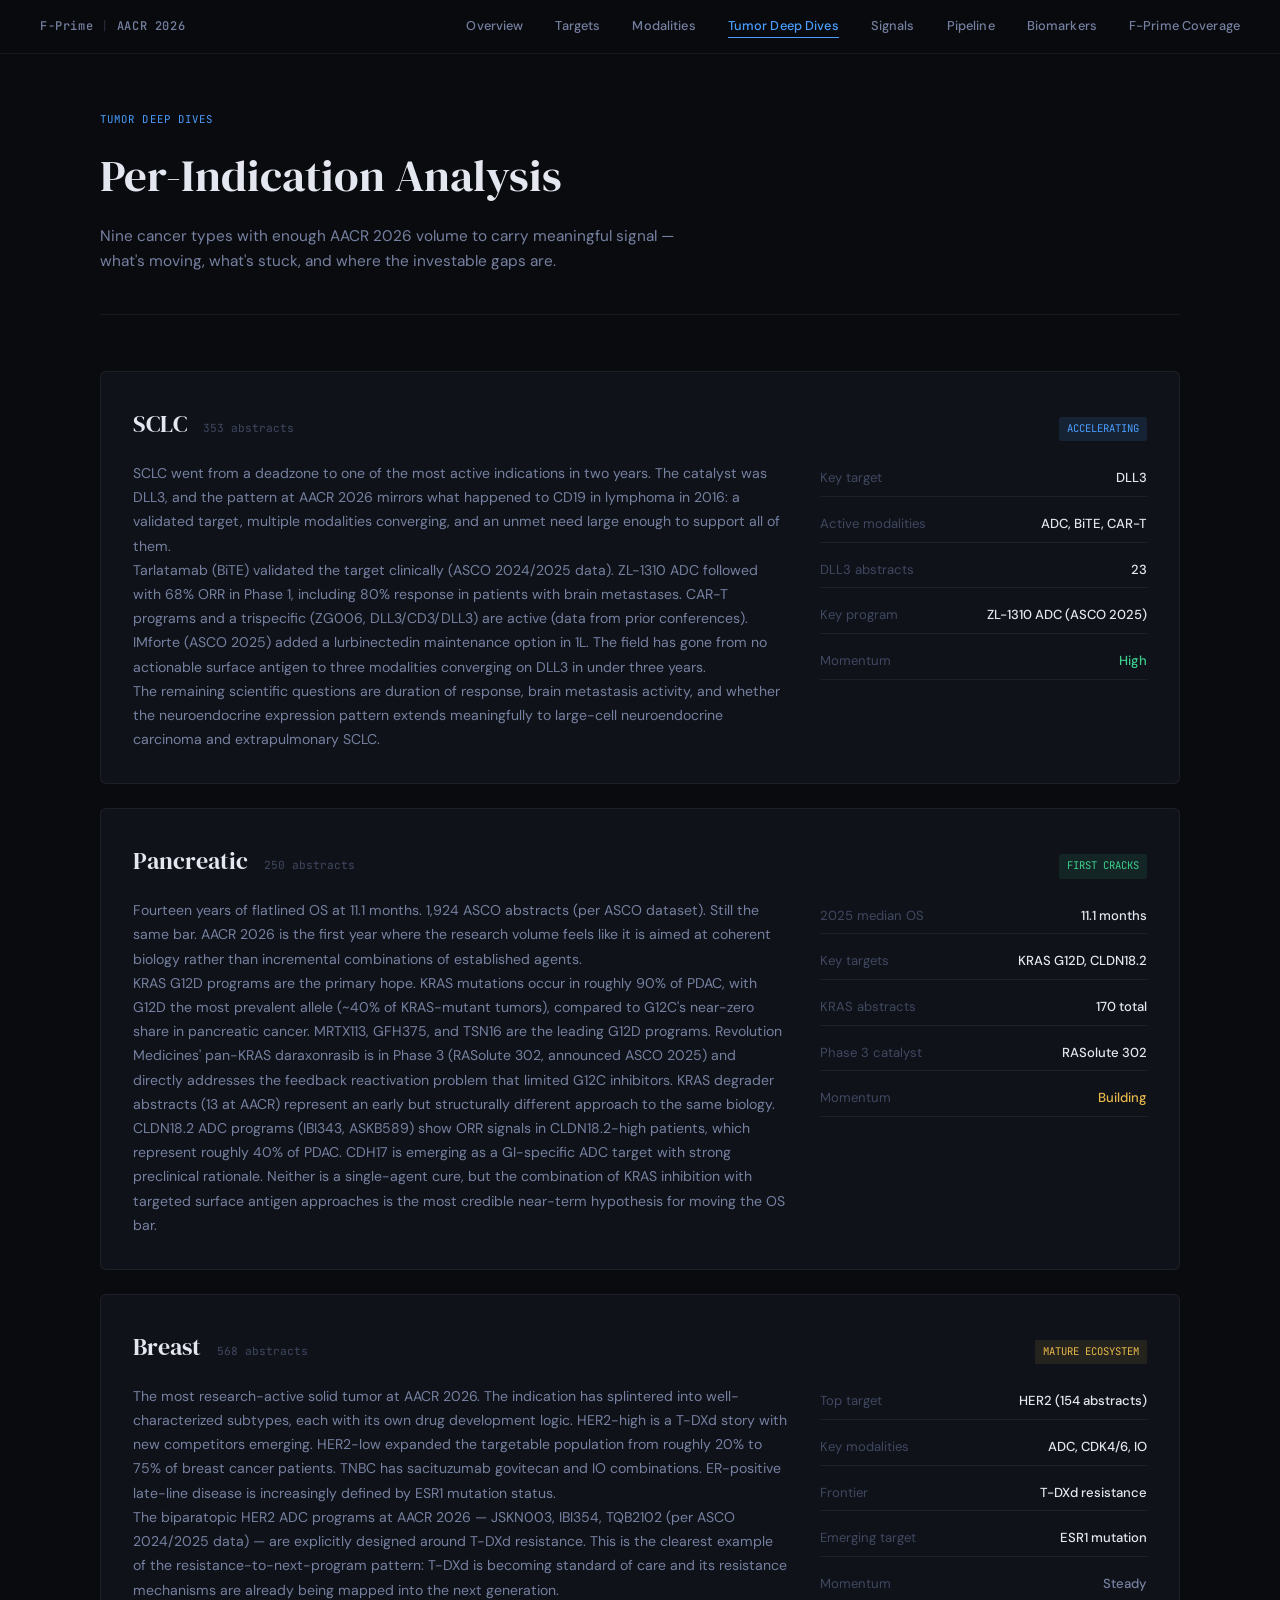
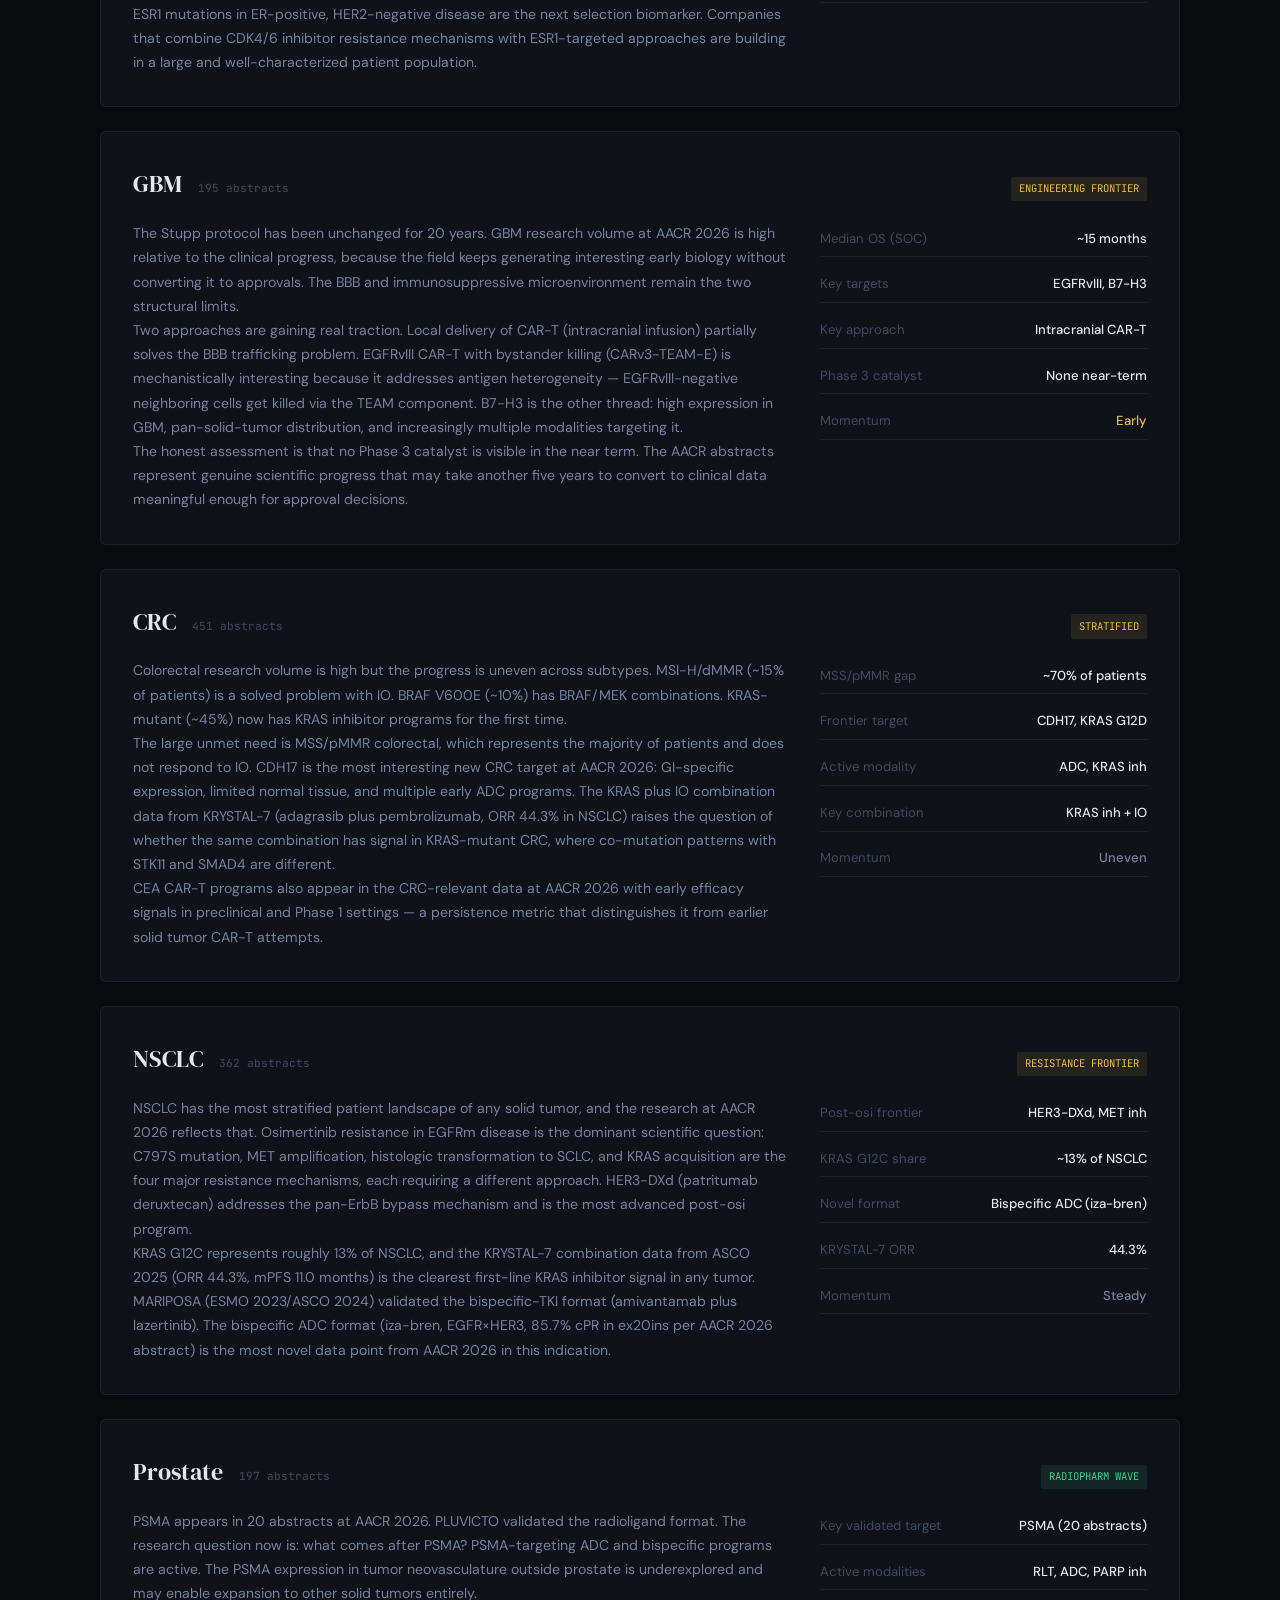
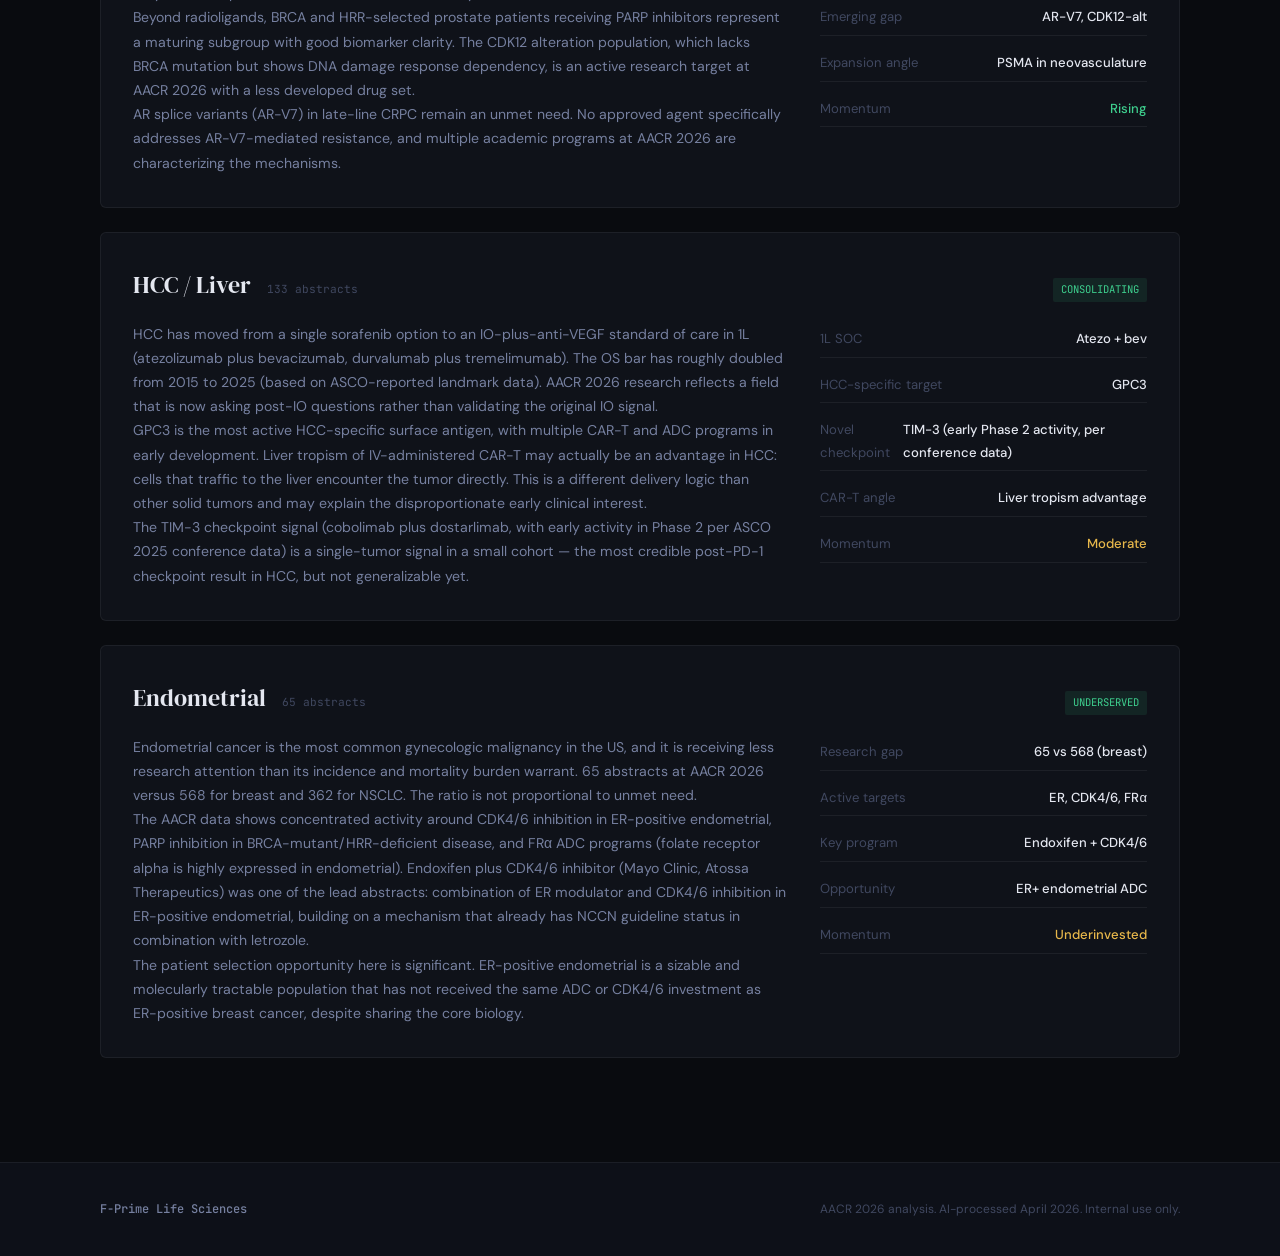
<file: tumors.html>
<!DOCTYPE html>
<html lang="en">
<head>
<meta charset="UTF-8">
<meta name="viewport" content="width=device-width, initial-scale=1.0">
<title>Tumor Deep Dives — AACR 2026 Intelligence</title>
<link rel="preconnect" href="https://fonts.googleapis.com">
<link href="https://fonts.googleapis.com/css2?family=DM+Serif+Display:ital@0;1&family=DM+Sans:wght@300;400;500;600&family=JetBrains+Mono:wght@400;500&display=swap" rel="stylesheet">
<link rel="stylesheet" href="styles.css">
</head>
<body>

<nav class="nav">
  <div class="nav-brand">F-Prime<span class="nav-sep">|</span>AACR 2026</div>
  <div class="nav-links">
    <a href="index.html">Overview</a>
    <a href="targets.html">Targets</a>
    <a href="modalities.html">Modalities</a>
    <a href="tumors.html" class="active">Tumor Deep Dives</a>
    <a href="emerging.html">Signals</a>
    <a href="pipeline.html">Pipeline</a>
    <a href="biomarkers.html">Biomarkers</a>
    <a href="coverage.html">F-Prime Coverage</a>
  </div>
</nav>

<div class="container">
  <div class="page-header">
    <div class="page-tag">Tumor Deep Dives</div>
    <h1>Per-Indication Analysis</h1>
    <p>Nine cancer types with enough AACR 2026 volume to carry meaningful signal — what's moving, what's stuck, and where the investable gaps are.</p>
  </div>
</div>

<main class="container main-content" style="padding-top:0">

  <div class="tumor-card">
    <div class="tumor-header">
      <div class="tumor-name">SCLC</div>
      <div class="tumor-count">353 abstracts</div>
      <div class="tumor-status status-hot">ACCELERATING</div>
    </div>
    <div class="tumor-body">
      <div class="tumor-prose">
        <p>SCLC went from a deadzone to one of the most active indications in two years. The catalyst was DLL3, and the pattern at AACR 2026 mirrors what happened to CD19 in lymphoma in 2016: a validated target, multiple modalities converging, and an unmet need large enough to support all of them.</p>
        <p>Tarlatamab (BiTE) validated the target clinically (ASCO 2024/2025 data). ZL-1310 ADC followed with 68% ORR in Phase 1, including 80% response in patients with brain metastases. CAR-T programs and a trispecific (ZG006, DLL3/CD3/DLL3) are active (data from prior conferences). IMforte (ASCO 2025) added a lurbinectedin maintenance option in 1L. The field has gone from no actionable surface antigen to three modalities converging on DLL3 in under three years.</p>
        <p>The remaining scientific questions are duration of response, brain metastasis activity, and whether the neuroendocrine expression pattern extends meaningfully to large-cell neuroendocrine carcinoma and extrapulmonary SCLC.</p>
      </div>
      <div class="tumor-stats">
        <div class="tstat"><span class="tstat-label">Key target</span><span class="tstat-val">DLL3</span></div>
        <div class="tstat"><span class="tstat-label">Active modalities</span><span class="tstat-val">ADC, BiTE, CAR-T</span></div>
        <div class="tstat"><span class="tstat-label">DLL3 abstracts</span><span class="tstat-val">23</span></div>
        <div class="tstat"><span class="tstat-label">Key program</span><span class="tstat-val">ZL-1310 ADC (ASCO 2025)</span></div>
        <div class="tstat"><span class="tstat-label">Momentum</span><span class="tstat-val" style="color:var(--green)">High</span></div>
      </div>
    </div>
  </div>

  <div class="tumor-card">
    <div class="tumor-header">
      <div class="tumor-name">Pancreatic</div>
      <div class="tumor-count">250 abstracts</div>
      <div class="tumor-status status-rising">FIRST CRACKS</div>
    </div>
    <div class="tumor-body">
      <div class="tumor-prose">
        <p>Fourteen years of flatlined OS at 11.1 months. 1,924 ASCO abstracts (per ASCO dataset). Still the same bar. AACR 2026 is the first year where the research volume feels like it is aimed at coherent biology rather than incremental combinations of established agents.</p>
        <p>KRAS G12D programs are the primary hope. KRAS mutations occur in roughly 90% of PDAC, with G12D the most prevalent allele (~40% of KRAS-mutant tumors), compared to G12C's near-zero share in pancreatic cancer. MRTX113, GFH375, and TSN16 are the leading G12D programs. Revolution Medicines' pan-KRAS daraxonrasib is in Phase 3 (RASolute 302, announced ASCO 2025) and directly addresses the feedback reactivation problem that limited G12C inhibitors. KRAS degrader abstracts (13 at AACR) represent an early but structurally different approach to the same biology.</p>
        <p>CLDN18.2 ADC programs (IBI343, ASKB589) show ORR signals in CLDN18.2-high patients, which represent roughly 40% of PDAC. CDH17 is emerging as a GI-specific ADC target with strong preclinical rationale. Neither is a single-agent cure, but the combination of KRAS inhibition with targeted surface antigen approaches is the most credible near-term hypothesis for moving the OS bar.</p>
      </div>
      <div class="tumor-stats">
        <div class="tstat"><span class="tstat-label">2025 median OS</span><span class="tstat-val">11.1 months</span></div>
        <div class="tstat"><span class="tstat-label">Key targets</span><span class="tstat-val">KRAS G12D, CLDN18.2</span></div>
        <div class="tstat"><span class="tstat-label">KRAS abstracts</span><span class="tstat-val">170 total</span></div>
        <div class="tstat"><span class="tstat-label">Phase 3 catalyst</span><span class="tstat-val">RASolute 302</span></div>
        <div class="tstat"><span class="tstat-label">Momentum</span><span class="tstat-val" style="color:var(--gold)">Building</span></div>
      </div>
    </div>
  </div>

  <div class="tumor-card">
    <div class="tumor-header">
      <div class="tumor-name">Breast</div>
      <div class="tumor-count">568 abstracts</div>
      <div class="tumor-status status-watch">MATURE ECOSYSTEM</div>
    </div>
    <div class="tumor-body">
      <div class="tumor-prose">
        <p>The most research-active solid tumor at AACR 2026. The indication has splintered into well-characterized subtypes, each with its own drug development logic. HER2-high is a T-DXd story with new competitors emerging. HER2-low expanded the targetable population from roughly 20% to 75% of breast cancer patients. TNBC has sacituzumab govitecan and IO combinations. ER-positive late-line disease is increasingly defined by ESR1 mutation status.</p>
        <p>The biparatopic HER2 ADC programs at AACR 2026 — JSKN003, IBI354, TQB2102 (per ASCO 2024/2025 data) — are explicitly designed around T-DXd resistance. This is the clearest example of the resistance-to-next-program pattern: T-DXd is becoming standard of care and its resistance mechanisms are already being mapped into the next generation.</p>
        <p>ESR1 mutations in ER-positive, HER2-negative disease are the next selection biomarker. Companies that combine CDK4/6 inhibitor resistance mechanisms with ESR1-targeted approaches are building in a large and well-characterized patient population.</p>
      </div>
      <div class="tumor-stats">
        <div class="tstat"><span class="tstat-label">Top target</span><span class="tstat-val">HER2 (154 abstracts)</span></div>
        <div class="tstat"><span class="tstat-label">Key modalities</span><span class="tstat-val">ADC, CDK4/6, IO</span></div>
        <div class="tstat"><span class="tstat-label">Frontier</span><span class="tstat-val">T-DXd resistance</span></div>
        <div class="tstat"><span class="tstat-label">Emerging target</span><span class="tstat-val">ESR1 mutation</span></div>
        <div class="tstat"><span class="tstat-label">Momentum</span><span class="tstat-val" style="color:var(--text-muted)">Steady</span></div>
      </div>
    </div>
  </div>

  <div class="tumor-card">
    <div class="tumor-header">
      <div class="tumor-name">GBM</div>
      <div class="tumor-count">195 abstracts</div>
      <div class="tumor-status status-watch">ENGINEERING FRONTIER</div>
    </div>
    <div class="tumor-body">
      <div class="tumor-prose">
        <p>The Stupp protocol has been unchanged for 20 years. GBM research volume at AACR 2026 is high relative to the clinical progress, because the field keeps generating interesting early biology without converting it to approvals. The BBB and immunosuppressive microenvironment remain the two structural limits.</p>
        <p>Two approaches are gaining real traction. Local delivery of CAR-T (intracranial infusion) partially solves the BBB trafficking problem. EGFRvIII CAR-T with bystander killing (CARv3-TEAM-E) is mechanistically interesting because it addresses antigen heterogeneity — EGFRvIII-negative neighboring cells get killed via the TEAM component. B7-H3 is the other thread: high expression in GBM, pan-solid-tumor distribution, and increasingly multiple modalities targeting it.</p>
        <p>The honest assessment is that no Phase 3 catalyst is visible in the near term. The AACR abstracts represent genuine scientific progress that may take another five years to convert to clinical data meaningful enough for approval decisions.</p>
      </div>
      <div class="tumor-stats">
        <div class="tstat"><span class="tstat-label">Median OS (SOC)</span><span class="tstat-val">~15 months</span></div>
        <div class="tstat"><span class="tstat-label">Key targets</span><span class="tstat-val">EGFRvIII, B7-H3</span></div>
        <div class="tstat"><span class="tstat-label">Key approach</span><span class="tstat-val">Intracranial CAR-T</span></div>
        <div class="tstat"><span class="tstat-label">Phase 3 catalyst</span><span class="tstat-val">None near-term</span></div>
        <div class="tstat"><span class="tstat-label">Momentum</span><span class="tstat-val" style="color:var(--gold)">Early</span></div>
      </div>
    </div>
  </div>

  <div class="tumor-card">
    <div class="tumor-header">
      <div class="tumor-name">CRC</div>
      <div class="tumor-count">451 abstracts</div>
      <div class="tumor-status status-watch">STRATIFIED</div>
    </div>
    <div class="tumor-body">
      <div class="tumor-prose">
        <p>Colorectal research volume is high but the progress is uneven across subtypes. MSI-H/dMMR (~15% of patients) is a solved problem with IO. BRAF V600E (~10%) has BRAF/MEK combinations. KRAS-mutant (~45%) now has KRAS inhibitor programs for the first time.</p>
        <p>The large unmet need is MSS/pMMR colorectal, which represents the majority of patients and does not respond to IO. CDH17 is the most interesting new CRC target at AACR 2026: GI-specific expression, limited normal tissue, and multiple early ADC programs. The KRAS plus IO combination data from KRYSTAL-7 (adagrasib plus pembrolizumab, ORR 44.3% in NSCLC) raises the question of whether the same combination has signal in KRAS-mutant CRC, where co-mutation patterns with STK11 and SMAD4 are different.</p>
        <p>CEA CAR-T programs also appear in the CRC-relevant data at AACR 2026 with early efficacy signals in preclinical and Phase 1 settings — a persistence metric that distinguishes it from earlier solid tumor CAR-T attempts.</p>
      </div>
      <div class="tumor-stats">
        <div class="tstat"><span class="tstat-label">MSS/pMMR gap</span><span class="tstat-val">~70% of patients</span></div>
        <div class="tstat"><span class="tstat-label">Frontier target</span><span class="tstat-val">CDH17, KRAS G12D</span></div>
        <div class="tstat"><span class="tstat-label">Active modality</span><span class="tstat-val">ADC, KRAS inh</span></div>
        <div class="tstat"><span class="tstat-label">Key combination</span><span class="tstat-val">KRAS inh + IO</span></div>
        <div class="tstat"><span class="tstat-label">Momentum</span><span class="tstat-val" style="color:var(--text-muted)">Uneven</span></div>
      </div>
    </div>
  </div>

  <div class="tumor-card">
    <div class="tumor-header">
      <div class="tumor-name">NSCLC</div>
      <div class="tumor-count">362 abstracts</div>
      <div class="tumor-status status-watch">RESISTANCE FRONTIER</div>
    </div>
    <div class="tumor-body">
      <div class="tumor-prose">
        <p>NSCLC has the most stratified patient landscape of any solid tumor, and the research at AACR 2026 reflects that. Osimertinib resistance in EGFRm disease is the dominant scientific question: C797S mutation, MET amplification, histologic transformation to SCLC, and KRAS acquisition are the four major resistance mechanisms, each requiring a different approach. HER3-DXd (patritumab deruxtecan) addresses the pan-ErbB bypass mechanism and is the most advanced post-osi program.</p>
        <p>KRAS G12C represents roughly 13% of NSCLC, and the KRYSTAL-7 combination data from ASCO 2025 (ORR 44.3%, mPFS 11.0 months) is the clearest first-line KRAS inhibitor signal in any tumor. MARIPOSA (ESMO 2023/ASCO 2024) validated the bispecific-TKI format (amivantamab plus lazertinib). The bispecific ADC format (iza-bren, EGFR×HER3, 85.7% cPR in ex20ins per AACR 2026 abstract) is the most novel data point from AACR 2026 in this indication.</p>
      </div>
      <div class="tumor-stats">
        <div class="tstat"><span class="tstat-label">Post-osi frontier</span><span class="tstat-val">HER3-DXd, MET inh</span></div>
        <div class="tstat"><span class="tstat-label">KRAS G12C share</span><span class="tstat-val">~13% of NSCLC</span></div>
        <div class="tstat"><span class="tstat-label">Novel format</span><span class="tstat-val">Bispecific ADC (iza-bren)</span></div>
        <div class="tstat"><span class="tstat-label">KRYSTAL-7 ORR</span><span class="tstat-val">44.3%</span></div>
        <div class="tstat"><span class="tstat-label">Momentum</span><span class="tstat-val" style="color:var(--text-muted)">Steady</span></div>
      </div>
    </div>
  </div>

  <div class="tumor-card">
    <div class="tumor-header">
      <div class="tumor-name">Prostate</div>
      <div class="tumor-count">197 abstracts</div>
      <div class="tumor-status status-rising">RADIOPHARM WAVE</div>
    </div>
    <div class="tumor-body">
      <div class="tumor-prose">
        <p>PSMA appears in 20 abstracts at AACR 2026. PLUVICTO validated the radioligand format. The research question now is: what comes after PSMA? PSMA-targeting ADC and bispecific programs are active. The PSMA expression in tumor neovasculature outside prostate is underexplored and may enable expansion to other solid tumors entirely.</p>
        <p>Beyond radioligands, BRCA and HRR-selected prostate patients receiving PARP inhibitors represent a maturing subgroup with good biomarker clarity. The CDK12 alteration population, which lacks BRCA mutation but shows DNA damage response dependency, is an active research target at AACR 2026 with a less developed drug set.</p>
        <p>AR splice variants (AR-V7) in late-line CRPC remain an unmet need. No approved agent specifically addresses AR-V7-mediated resistance, and multiple academic programs at AACR 2026 are characterizing the mechanisms.</p>
      </div>
      <div class="tumor-stats">
        <div class="tstat"><span class="tstat-label">Key validated target</span><span class="tstat-val">PSMA (20 abstracts)</span></div>
        <div class="tstat"><span class="tstat-label">Active modalities</span><span class="tstat-val">RLT, ADC, PARP inh</span></div>
        <div class="tstat"><span class="tstat-label">Emerging gap</span><span class="tstat-val">AR-V7, CDK12-alt</span></div>
        <div class="tstat"><span class="tstat-label">Expansion angle</span><span class="tstat-val">PSMA in neovasculature</span></div>
        <div class="tstat"><span class="tstat-label">Momentum</span><span class="tstat-val" style="color:var(--green)">Rising</span></div>
      </div>
    </div>
  </div>

  <div class="tumor-card">
    <div class="tumor-header">
      <div class="tumor-name">HCC / Liver</div>
      <div class="tumor-count">133 abstracts</div>
      <div class="tumor-status status-rising">CONSOLIDATING</div>
    </div>
    <div class="tumor-body">
      <div class="tumor-prose">
        <p>HCC has moved from a single sorafenib option to an IO-plus-anti-VEGF standard of care in 1L (atezolizumab plus bevacizumab, durvalumab plus tremelimumab). The OS bar has roughly doubled from 2015 to 2025 (based on ASCO-reported landmark data). AACR 2026 research reflects a field that is now asking post-IO questions rather than validating the original IO signal.</p>
        <p>GPC3 is the most active HCC-specific surface antigen, with multiple CAR-T and ADC programs in early development. Liver tropism of IV-administered CAR-T may actually be an advantage in HCC: cells that traffic to the liver encounter the tumor directly. This is a different delivery logic than other solid tumors and may explain the disproportionate early clinical interest.</p>
        <p>The TIM-3 checkpoint signal (cobolimab plus dostarlimab, with early activity in Phase 2 per ASCO 2025 conference data) is a single-tumor signal in a small cohort — the most credible post-PD-1 checkpoint result in HCC, but not generalizable yet.</p>
      </div>
      <div class="tumor-stats">
        <div class="tstat"><span class="tstat-label">1L SOC</span><span class="tstat-val">Atezo + bev</span></div>
        <div class="tstat"><span class="tstat-label">HCC-specific target</span><span class="tstat-val">GPC3</span></div>
        <div class="tstat"><span class="tstat-label">Novel checkpoint</span><span class="tstat-val">TIM-3 (early Phase 2 activity, per conference data)</span></div>
        <div class="tstat"><span class="tstat-label">CAR-T angle</span><span class="tstat-val">Liver tropism advantage</span></div>
        <div class="tstat"><span class="tstat-label">Momentum</span><span class="tstat-val" style="color:var(--gold)">Moderate</span></div>
      </div>
    </div>
  </div>

  <div class="tumor-card">
    <div class="tumor-header">
      <div class="tumor-name">Endometrial</div>
      <div class="tumor-count">65 abstracts</div>
      <div class="tumor-status status-rising">UNDERSERVED</div>
    </div>
    <div class="tumor-body">
      <div class="tumor-prose">
        <p>Endometrial cancer is the most common gynecologic malignancy in the US, and it is receiving less research attention than its incidence and mortality burden warrant. 65 abstracts at AACR 2026 versus 568 for breast and 362 for NSCLC. The ratio is not proportional to unmet need.</p>
        <p>The AACR data shows concentrated activity around CDK4/6 inhibition in ER-positive endometrial, PARP inhibition in BRCA-mutant/HRR-deficient disease, and FRα ADC programs (folate receptor alpha is highly expressed in endometrial). Endoxifen plus CDK4/6 inhibitor (Mayo Clinic, Atossa Therapeutics) was one of the lead abstracts: combination of ER modulator and CDK4/6 inhibition in ER-positive endometrial, building on a mechanism that already has NCCN guideline status in combination with letrozole.</p>
        <p>The patient selection opportunity here is significant. ER-positive endometrial is a sizable and molecularly tractable population that has not received the same ADC or CDK4/6 investment as ER-positive breast cancer, despite sharing the core biology.</p>
      </div>
      <div class="tumor-stats">
        <div class="tstat"><span class="tstat-label">Research gap</span><span class="tstat-val">65 vs 568 (breast)</span></div>
        <div class="tstat"><span class="tstat-label">Active targets</span><span class="tstat-val">ER, CDK4/6, FRα</span></div>
        <div class="tstat"><span class="tstat-label">Key program</span><span class="tstat-val">Endoxifen + CDK4/6</span></div>
        <div class="tstat"><span class="tstat-label">Opportunity</span><span class="tstat-val">ER+ endometrial ADC</span></div>
        <div class="tstat"><span class="tstat-label">Momentum</span><span class="tstat-val" style="color:var(--gold)">Underinvested</span></div>
      </div>
    </div>
  </div>

</main>

<footer class="footer">
  <div class="container">
    <div class="footer-brand">F-Prime Life Sciences</div>
    <div class="footer-note">AACR 2026 analysis. AI-processed April 2026. Internal use only.</div>
  </div>
</footer>
</body>
</html>
</file>
<file: styles.css>
/* ============================================
   AACR 2026 — F-Prime Intelligence Report
   v2 — refined editorial dark
   ============================================ */

:root {
  --bg: #090b0f;
  --bg-2: #0d1018;
  --bg-3: #131620;
  --bg-card: #0f1219;
  --border: rgba(255,255,255,0.06);
  --border-hi: rgba(255,255,255,0.11);

  --text: #e4e7f0;
  --text-muted: #7680a0;
  --text-dim: #404860;

  --blue: #4a9eff;
  --blue-dim: rgba(74,158,255,0.12);
  --gold: #e8b84b;
  --gold-dim: rgba(232,184,75,0.1);
  --green: #3ecf8e;
  --green-dim: rgba(62,207,142,0.1);
  --red: #f06060;
  --red-dim: rgba(240,96,96,0.1);

  --font-display: 'DM Serif Display', serif;
  --font-body: 'DM Sans', sans-serif;
  --font-mono: 'JetBrains Mono', monospace;

  --r: 6px;
  --r-lg: 12px;
}

* { margin: 0; padding: 0; box-sizing: border-box; }
html { scroll-behavior: smooth; }

body {
  background: var(--bg);
  color: var(--text);
  font-family: var(--font-body);
  font-size: 15px;
  line-height: 1.7;
  -webkit-font-smoothing: antialiased;
}

a { color: inherit; text-decoration: none; }

/* NAV */
.nav {
  position: sticky; top: 0; z-index: 100;
  background: rgba(9,11,15,0.94);
  backdrop-filter: blur(16px);
  border-bottom: 1px solid var(--border);
  display: flex; align-items: center; justify-content: space-between;
  padding: 0 2.5rem; height: 54px;
}
.nav-brand {
  font-family: var(--font-mono); font-size: 0.75rem;
  font-weight: 500; letter-spacing: 0.05em; color: var(--text-muted);
}
.nav-sep { margin: 0 0.5rem; opacity: 0.25; }
.nav-links { display: flex; gap: 2rem; }
.nav-links a {
  font-size: 0.8rem; font-weight: 500; color: var(--text-muted);
  letter-spacing: 0.01em; transition: color 0.15s;
}
.nav-links a:hover { color: var(--text); }
.nav-links a.active { color: var(--blue); border-bottom: 1px solid var(--blue); padding-bottom: 1px; }

/* HERO */
.hero {
  position: relative; min-height: 85vh;
  display: flex; flex-direction: column; justify-content: center;
  padding: 7rem 2.5rem 5rem; overflow: hidden;
}
.hero-bg {
  position: absolute; inset: 0; pointer-events: none;
  background:
    radial-gradient(ellipse 60% 50% at 10% 55%, rgba(74,158,255,0.05) 0%, transparent 65%),
    radial-gradient(ellipse 40% 35% at 85% 25%, rgba(232,184,75,0.03) 0%, transparent 65%),
    repeating-linear-gradient(0deg, transparent, transparent 59px, rgba(255,255,255,0.012) 59px, rgba(255,255,255,0.012) 60px),
    repeating-linear-gradient(90deg, transparent, transparent 59px, rgba(255,255,255,0.008) 59px, rgba(255,255,255,0.008) 60px);
}
.hero-inner { max-width: 760px; margin: 0 auto; text-align: center; position: relative; z-index: 1; }
.hero-tag {
  display: inline-block; font-family: var(--font-mono); font-size: 0.68rem;
  font-weight: 500; letter-spacing: 0.1em; text-transform: uppercase;
  color: var(--blue); border: 1px solid rgba(74,158,255,0.25);
  padding: 0.28rem 0.75rem; border-radius: 2rem; margin-bottom: 2.5rem;
}
.hero-title {
  font-family: var(--font-display); font-size: clamp(2.8rem, 6.5vw, 5rem);
  line-height: 1.05; font-weight: 400; letter-spacing: -0.02em; margin-bottom: 1.5rem;
}
.hero-title em { font-style: italic; color: var(--gold); }
.hero-sub {
  font-size: 1rem; color: var(--text-muted); max-width: 520px;
  margin: 0 auto 2rem; line-height: 1.65;
}
.hero-meta { font-family: var(--font-mono); font-size: 0.68rem; color: var(--text-dim); letter-spacing: 0.06em; }
.dot { margin: 0 0.5rem; opacity: 0.35; }
.hero-scroll {
  position: absolute; bottom: 2rem; left: 50%; transform: translateX(-50%);
  font-family: var(--font-mono); font-size: 0.65rem; color: var(--text-dim);
  letter-spacing: 0.1em; animation: bob 2.4s ease-in-out infinite;
}
@keyframes bob {
  0%,100% { opacity:0.35; transform:translateX(-50%) translateY(0); }
  50% { opacity:0.7; transform:translateX(-50%) translateY(5px); }
}

/* STAT BAR */
.stats-bar {
  background: var(--bg-3); border-top: 1px solid var(--border);
  border-bottom: 1px solid var(--border); padding: 2.5rem 0;
}
.stats-bar .container {
  display: grid; grid-template-columns: repeat(4, 1fr);
  gap: 1px; background: var(--border);
}
.stat-item { background: var(--bg-3); padding: 1.5rem 2rem; text-align: center; }
.stat-num { font-family: var(--font-display); font-size: 2.2rem; color: var(--gold); line-height: 1; margin-bottom: 0.35rem; }
.stat-label { font-size: 0.75rem; color: var(--text-muted); font-weight: 500; letter-spacing: 0.02em; }

/* LAYOUT */
.container { max-width: 1160px; margin: 0 auto; padding: 0 2.5rem; }
.main-content { padding-top: 4.5rem; padding-bottom: 5rem; }

/* LABELS + HEADINGS */
.section-label {
  font-family: var(--font-mono); font-size: 0.67rem; font-weight: 500;
  letter-spacing: 0.12em; text-transform: uppercase; color: var(--blue); margin-bottom: 0.6rem;
}
.section-title {
  font-family: var(--font-display); font-size: 2rem; font-weight: 400;
  letter-spacing: -0.01em; margin-bottom: 0.9rem;
}
.section-prose { font-size: 0.96rem; color: var(--text-muted); max-width: 660px; margin-bottom: 3rem; line-height: 1.75; }

/* FINDINGS GRID */
.findings-intro { margin-bottom: 2.5rem; }
.findings-grid {
  display: grid; grid-template-columns: 1fr 1fr;
  gap: 1px; background: var(--border); margin-bottom: 5rem;
}
.finding-card {
  background: var(--bg-card); padding: 2.25rem;
  position: relative; transition: background 0.2s;
}
.finding-card:hover { background: var(--bg-3); }
.finding-card--wide { grid-column: 1 / -1; }
.finding-number {
  font-family: var(--font-mono); font-size: 0.65rem; font-weight: 500;
  color: var(--text-dim); letter-spacing: 0.1em; margin-bottom: 0.9rem;
}
.finding-content h3 {
  font-family: var(--font-display); font-size: 1.3rem; font-weight: 400;
  margin-bottom: 0.7rem; letter-spacing: -0.01em;
}
.finding-content p { font-size: 0.92rem; color: var(--text-muted); line-height: 1.75; margin-bottom: 0.9rem; }
.finding-content strong { color: var(--text); font-weight: 600; }
.finding-content em { font-style: italic; color: var(--gold); }
.finding-link {
  font-family: var(--font-mono); font-size: 0.72rem; color: var(--blue);
  letter-spacing: 0.04em; transition: opacity 0.2s;
}
.finding-link:hover { opacity: 0.65; }
.finding-stat {
  margin-top: 1.5rem; padding-top: 1.5rem; border-top: 1px solid var(--border);
  display: flex; align-items: baseline; gap: 0.75rem;
}
.fs-num { font-family: var(--font-display); font-size: 2.6rem; color: var(--gold); line-height: 1; }
.fs-label { font-size: 0.82rem; color: var(--text-muted); }

/* PILLS */
.target-pills { display: flex; flex-wrap: wrap; gap: 0.45rem; margin-top: 1.25rem; }
.pill {
  display: inline-flex; align-items: center; gap: 0.35rem;
  padding: 0.25rem 0.65rem; border-radius: 2rem;
  font-family: var(--font-mono); font-size: 0.72rem; font-weight: 500;
}
.pill em { font-style: normal; opacity: 0.55; font-size: 0.65rem; }
.pill--blue { background: var(--blue-dim); border: 1px solid rgba(74,158,255,0.25); color: var(--blue); }
.pill--green { background: var(--green-dim); border: 1px solid rgba(62,207,142,0.2); color: var(--green); }
.pill--gold { background: var(--gold-dim); border: 1px solid rgba(232,184,75,0.2); color: var(--gold); }
.pill--dim { background: rgba(255,255,255,0.04); border: 1px solid var(--border-hi); color: var(--text-muted); }

/* VC LENS */
.vc-lens { margin-bottom: 5rem; }
.vc-grid { display: grid; grid-template-columns: repeat(3, 1fr); gap: 1px; background: var(--border); margin-top: 2rem; }
.vc-item { background: var(--bg-card); padding: 1.75rem; }
.vc-icon { font-size: 1rem; margin-bottom: 0.7rem; }
.vc-item--green .vc-icon { color: var(--green); }
.vc-item--yellow .vc-icon { color: var(--gold); }
.vc-item--red .vc-icon { color: var(--red); }
.vc-item h4 {
  font-family: var(--font-body); font-size: 0.76rem; font-weight: 600;
  letter-spacing: 0.05em; text-transform: uppercase; margin-bottom: 1rem;
}
.vc-item--green h4 { color: var(--green); }
.vc-item--yellow h4 { color: var(--gold); }
.vc-item--red h4 { color: var(--red); }
.vc-item ul { list-style: none; display: flex; flex-direction: column; gap: 0.55rem; }
.vc-item li {
  font-size: 0.85rem; color: var(--text-muted); padding-left: 1rem;
  position: relative; line-height: 1.5;
}
.vc-item li::before { content: '—'; position: absolute; left: 0; color: var(--text-dim); }

/* PAGE CARDS */
.explore-pages { margin-bottom: 3rem; }
.page-cards {
  display: grid; grid-template-columns: repeat(4, 1fr);
  gap: 1px; background: var(--border); margin-top: 2rem;
}
.page-card {
  background: var(--bg-card); padding: 1.75rem;
  display: flex; flex-direction: column; transition: background 0.2s;
  position: relative; overflow: hidden;
}
.page-card::after {
  content: ''; position: absolute; top: 0; left: 0; right: 0; height: 2px;
  background: var(--blue); transform: scaleX(0); transform-origin: left; transition: transform 0.3s;
}
.page-card:hover { background: var(--bg-3); }
.page-card:hover::after { transform: scaleX(1); }
.pc-num { font-family: var(--font-display); font-size: 1.8rem; color: var(--gold); margin-bottom: 0.4rem; line-height: 1; }
.pc-title { font-weight: 600; font-size: 0.95rem; margin-bottom: 0.6rem; }
.pc-desc { font-size: 0.82rem; color: var(--text-muted); flex: 1; line-height: 1.5; }
.pc-arrow { margin-top: 1.25rem; color: var(--blue); font-family: var(--font-mono); font-size: 0.75rem; }

/* PAGE HEADER */
.page-header { padding: 3.5rem 0 2.5rem; border-bottom: 1px solid var(--border); margin-bottom: 3.5rem; }
.page-tag { font-family: var(--font-mono); font-size: 0.67rem; color: var(--blue); letter-spacing: 0.1em; text-transform: uppercase; margin-bottom: 0.6rem; }
.page-header h1 { font-family: var(--font-display); font-size: clamp(1.8rem, 3.5vw, 2.8rem); font-weight: 400; margin-bottom: 0.6rem; }
.page-header p { color: var(--text-muted); max-width: 580px; font-size: 0.96rem; line-height: 1.65; }

/* DATA TABLE */
.data-table-wrap { overflow-x: auto; margin: 2rem 0; }
.data-table { width: 100%; border-collapse: collapse; font-size: 0.875rem; }
.data-table th {
  font-family: var(--font-mono); font-size: 0.64rem; font-weight: 500;
  letter-spacing: 0.08em; text-transform: uppercase; color: var(--text-dim);
  text-align: left; padding: 0.7rem 1rem; border-bottom: 1px solid var(--border-hi);
}
.data-table td { padding: 0.65rem 1rem; border-bottom: 1px solid var(--border); color: var(--text-muted); vertical-align: top; }
.data-table td:first-child { color: var(--text); font-weight: 500; }
.data-table tr:hover td { background: rgba(255,255,255,0.018); }

/* BARS */
.bar-row { display: flex; align-items: center; gap: 0.9rem; margin-bottom: 0.5rem; }
.bar-label { width: 148px; font-size: 0.82rem; color: var(--text-muted); flex-shrink: 0; text-align: right; }
.bar-track { flex: 1; height: 7px; background: rgba(255,255,255,0.04); border-radius: 4px; overflow: hidden; }
.bar-fill { height: 100%; border-radius: 4px; background: var(--blue); }
.bar-fill--gold { background: var(--gold); }
.bar-fill--green { background: var(--green); }
.bar-fill--dim { background: var(--text-dim); }
.bar-value { width: 36px; font-family: var(--font-mono); font-size: 0.72rem; color: var(--text-muted); }

/* CONTENT */
.content-section { margin-bottom: 4rem; padding-bottom: 4rem; border-bottom: 1px solid var(--border); }
.content-section:last-child { border-bottom: none; }
.two-col { display: grid; grid-template-columns: 1fr 1fr; gap: 3rem; align-items: start; }
.prose { font-size: 0.92rem; color: var(--text-muted); line-height: 1.78; }
.prose strong { color: var(--text); font-weight: 600; }
.prose em { color: var(--gold); font-style: italic; }
.prose p { margin-bottom: 1rem; }
.prose p:last-child { margin-bottom: 0; }

.callout {
  background: var(--bg-3); border: 1px solid var(--border-hi);
  border-left: 2px solid var(--blue);
  padding: 1.1rem 1.35rem; border-radius: 0 var(--r) var(--r) 0; margin: 1.5rem 0;
}
.callout-gold { border-left-color: var(--gold); }
.callout-green { border-left-color: var(--green); }
.callout p { font-size: 0.875rem; color: var(--text-muted); line-height: 1.65; }
.callout strong { color: var(--text); }

/* CHART BOX */
.chart-grid { display: grid; grid-template-columns: repeat(2, 1fr); gap: 1.5rem; margin-top: 2rem; }
.chart-box {
  background: var(--bg-card); border: 1px solid var(--border);
  border-radius: var(--r); padding: 1.35rem;
}
.chart-title {
  font-family: var(--font-mono); font-size: 0.67rem; color: var(--text-dim);
  letter-spacing: 0.08em; text-transform: uppercase; margin-bottom: 1.1rem;
}

/* TARGET / CARD GRID */
.target-grid {
  display: grid; grid-template-columns: repeat(3, 1fr);
  gap: 1px; background: var(--border); margin-top: 2rem;
}
.target-card { background: var(--bg-card); padding: 1.35rem; transition: background 0.2s; }
.target-card:hover { background: var(--bg-3); }
.tc-name { font-family: var(--font-display); font-size: 1.2rem; margin-bottom: 0.25rem; }
.tc-count { font-family: var(--font-mono); font-size: 0.68rem; color: var(--text-dim); margin-bottom: 0.65rem; }
.tc-count span { color: var(--gold); font-size: 0.9rem; }
.tc-desc { font-size: 0.8rem; color: var(--text-muted); line-height: 1.55; }
.tc-badge {
  display: inline-block; margin-top: 0.65rem;
  font-family: var(--font-mono); font-size: 0.62rem;
  padding: 0.18rem 0.45rem; border-radius: 2px; letter-spacing: 0.06em;
}
.badge--blue { background: var(--blue-dim); color: var(--blue); }
.badge--green { background: var(--green-dim); color: var(--green); }
.badge--gold { background: var(--gold-dim); color: var(--gold); }
.badge--dim { background: rgba(255,255,255,0.04); color: var(--text-dim); }

/* COMPANY CARDS (new) */
.company-grid {
  display: grid; grid-template-columns: repeat(3, 1fr);
  gap: 1px; background: var(--border); margin-top: 2rem;
}
.company-card { background: var(--bg-card); padding: 1.35rem; transition: background 0.2s; }
.company-card:hover { background: var(--bg-3); }
.cc-name { font-weight: 600; font-size: 0.95rem; margin-bottom: 0.2rem; }
.cc-meta { font-family: var(--font-mono); font-size: 0.66rem; color: var(--text-dim); margin-bottom: 0.6rem; letter-spacing: 0.04em; }
.cc-desc { font-size: 0.8rem; color: var(--text-muted); line-height: 1.55; }
.cc-tag {
  display: inline-block; margin-top: 0.6rem;
  font-family: var(--font-mono); font-size: 0.61rem;
  padding: 0.16rem 0.4rem; border-radius: 2px; letter-spacing: 0.05em;
}

/* DEEP DIVE TUMOR */
.tumor-card {
  background: var(--bg-card); border: 1px solid var(--border);
  border-radius: var(--r); padding: 2rem; margin-bottom: 1.5rem;
}
.tumor-header { display: flex; align-items: baseline; gap: 1rem; margin-bottom: 1rem; }
.tumor-name { font-family: var(--font-display); font-size: 1.5rem; font-weight: 400; }
.tumor-count { font-family: var(--font-mono); font-size: 0.7rem; color: var(--text-dim); }
.tumor-status { margin-left: auto; font-family: var(--font-mono); font-size: 0.66rem; padding: 0.2rem 0.5rem; border-radius: 2px; }
.status-hot { background: var(--blue-dim); color: var(--blue); }
.status-rising { background: var(--green-dim); color: var(--green); }
.status-stuck { background: var(--red-dim); color: var(--red); }
.status-watch { background: var(--gold-dim); color: var(--gold); }
.tumor-body { display: grid; grid-template-columns: 2fr 1fr; gap: 2rem; }
.tumor-prose { font-size: 0.88rem; color: var(--text-muted); line-height: 1.72; }
.tumor-stats { display: flex; flex-direction: column; gap: 0.6rem; }
.tstat { display: flex; justify-content: space-between; font-size: 0.82rem; padding: 0.4rem 0; border-bottom: 1px solid var(--border); }
.tstat-label { color: var(--text-dim); }
.tstat-val { color: var(--text); font-weight: 500; }

/* FOOTER */
.footer { border-top: 1px solid var(--border); padding: 2.25rem 0; background: var(--bg-2); }
.footer .container { display: flex; justify-content: space-between; align-items: center; }
.footer-brand { font-family: var(--font-mono); font-size: 0.75rem; font-weight: 500; color: var(--text-muted); }
.footer-note { font-size: 0.75rem; color: var(--text-dim); max-width: 480px; text-align: right; }

/* RESPONSIVE */
@media (max-width: 960px) {
  .stats-bar .container { grid-template-columns: repeat(2, 1fr); }
  .findings-grid, .vc-grid, .target-grid, .company-grid { grid-template-columns: 1fr; }
  .finding-card--wide { grid-column: 1; }
  .page-cards { grid-template-columns: repeat(2, 1fr); }
  .two-col, .tumor-body { grid-template-columns: 1fr; }
  .chart-grid { grid-template-columns: 1fr; }
}
@media (max-width: 600px) {
  .nav-links { display: none; }
  .page-cards { grid-template-columns: 1fr; }
  .bar-label { width: 100px; font-size: 0.75rem; }
}
</file>
